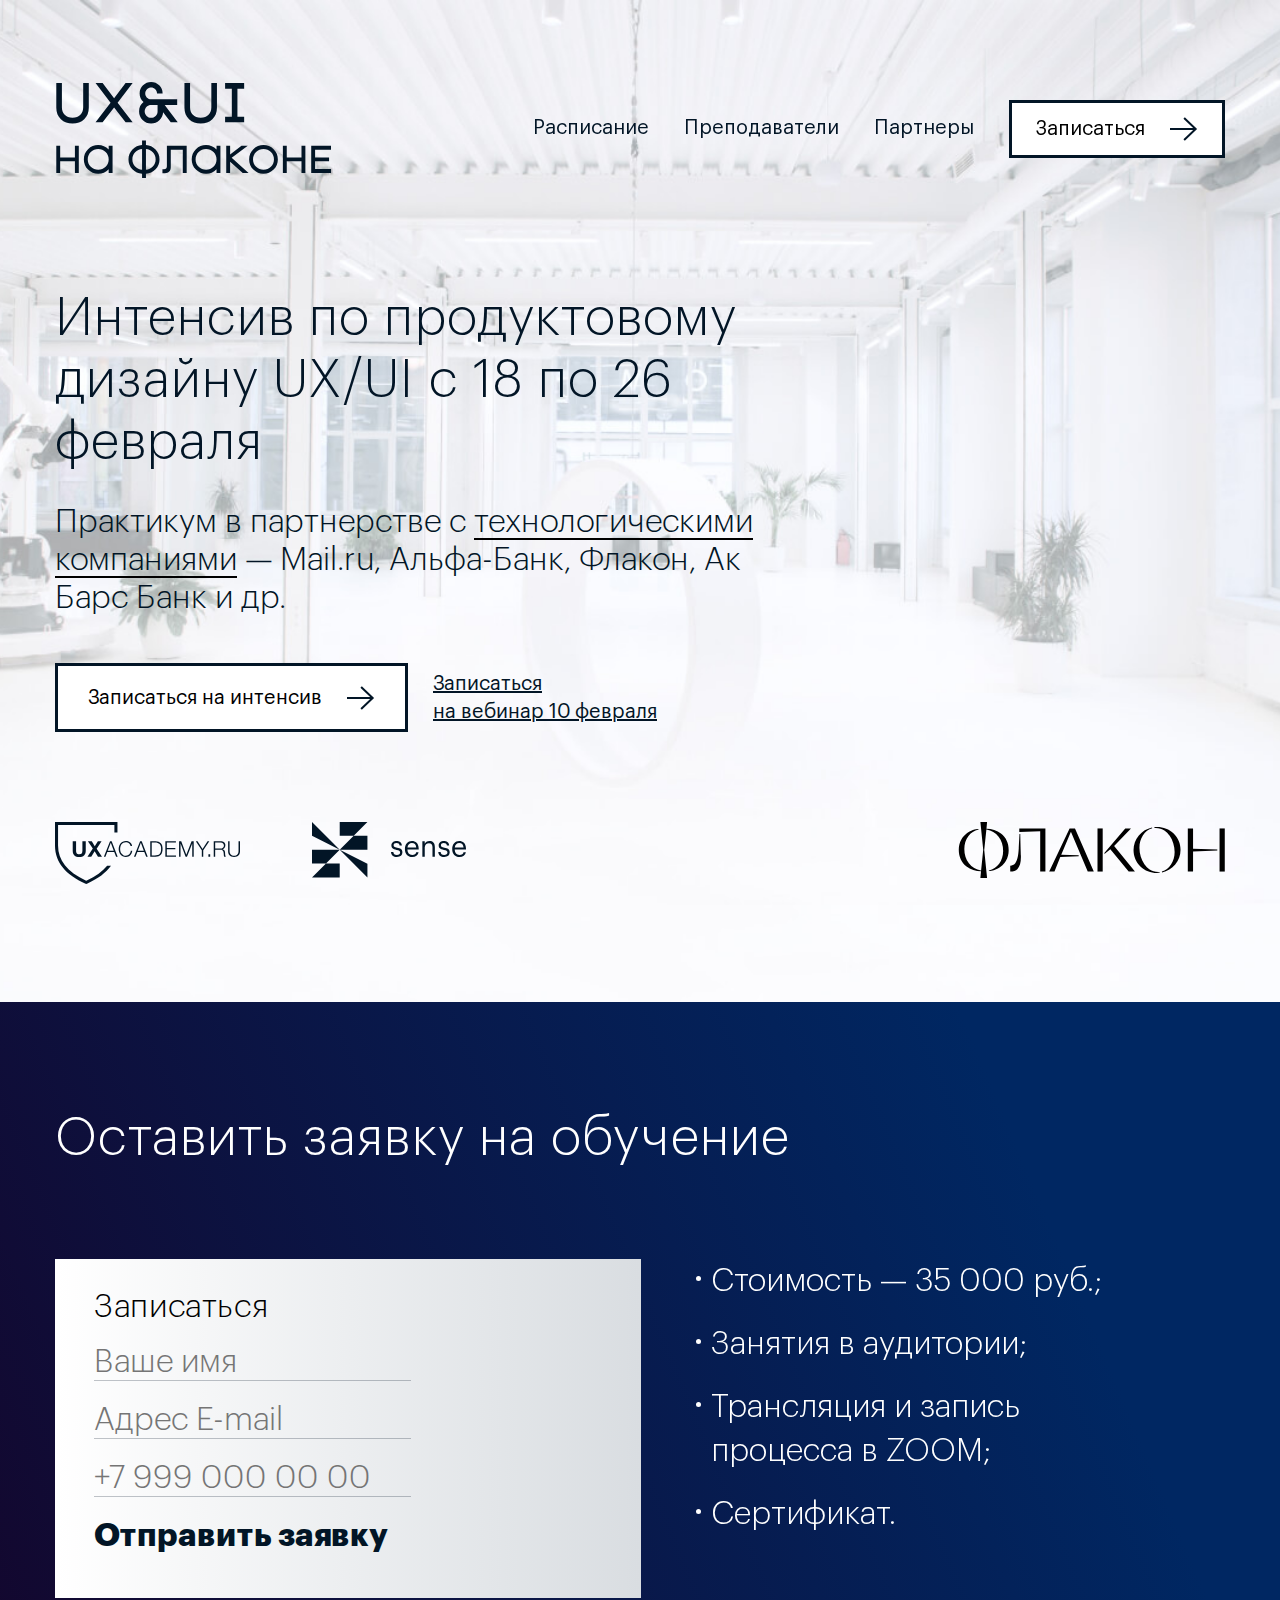
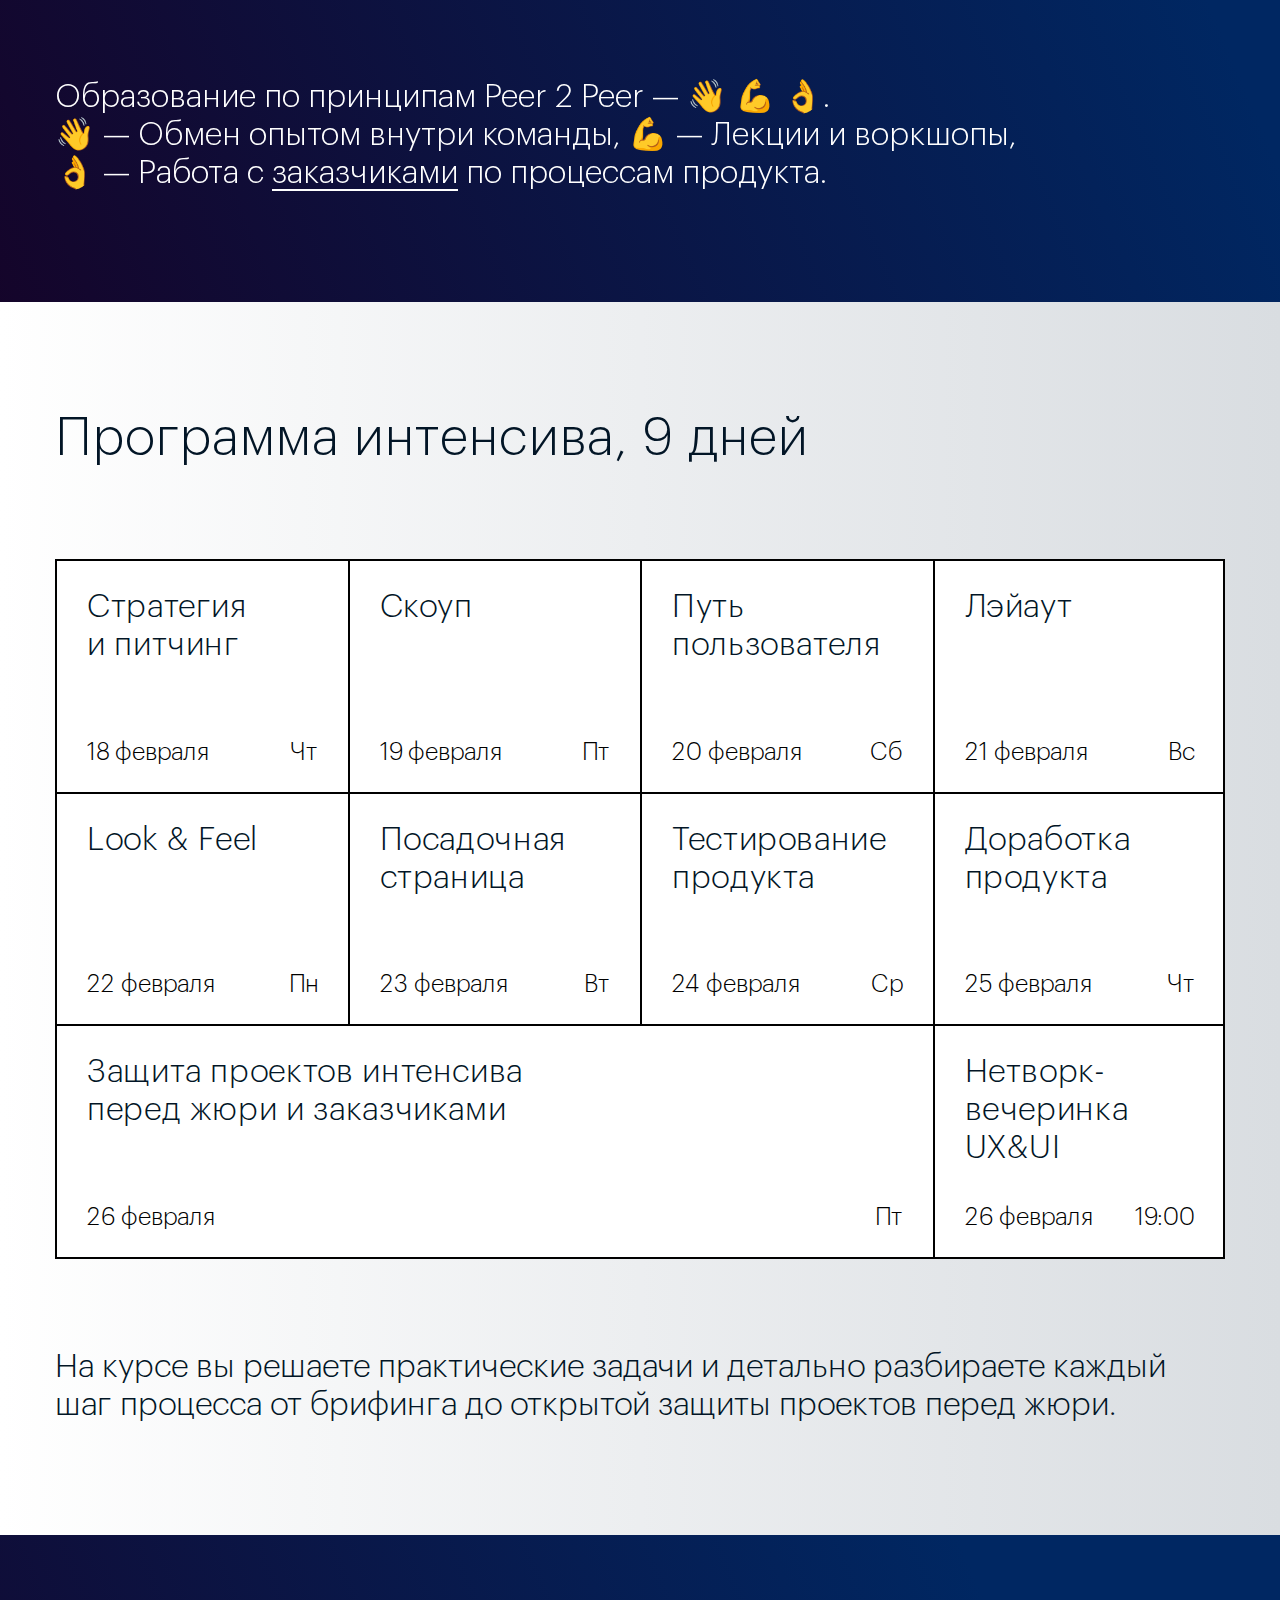
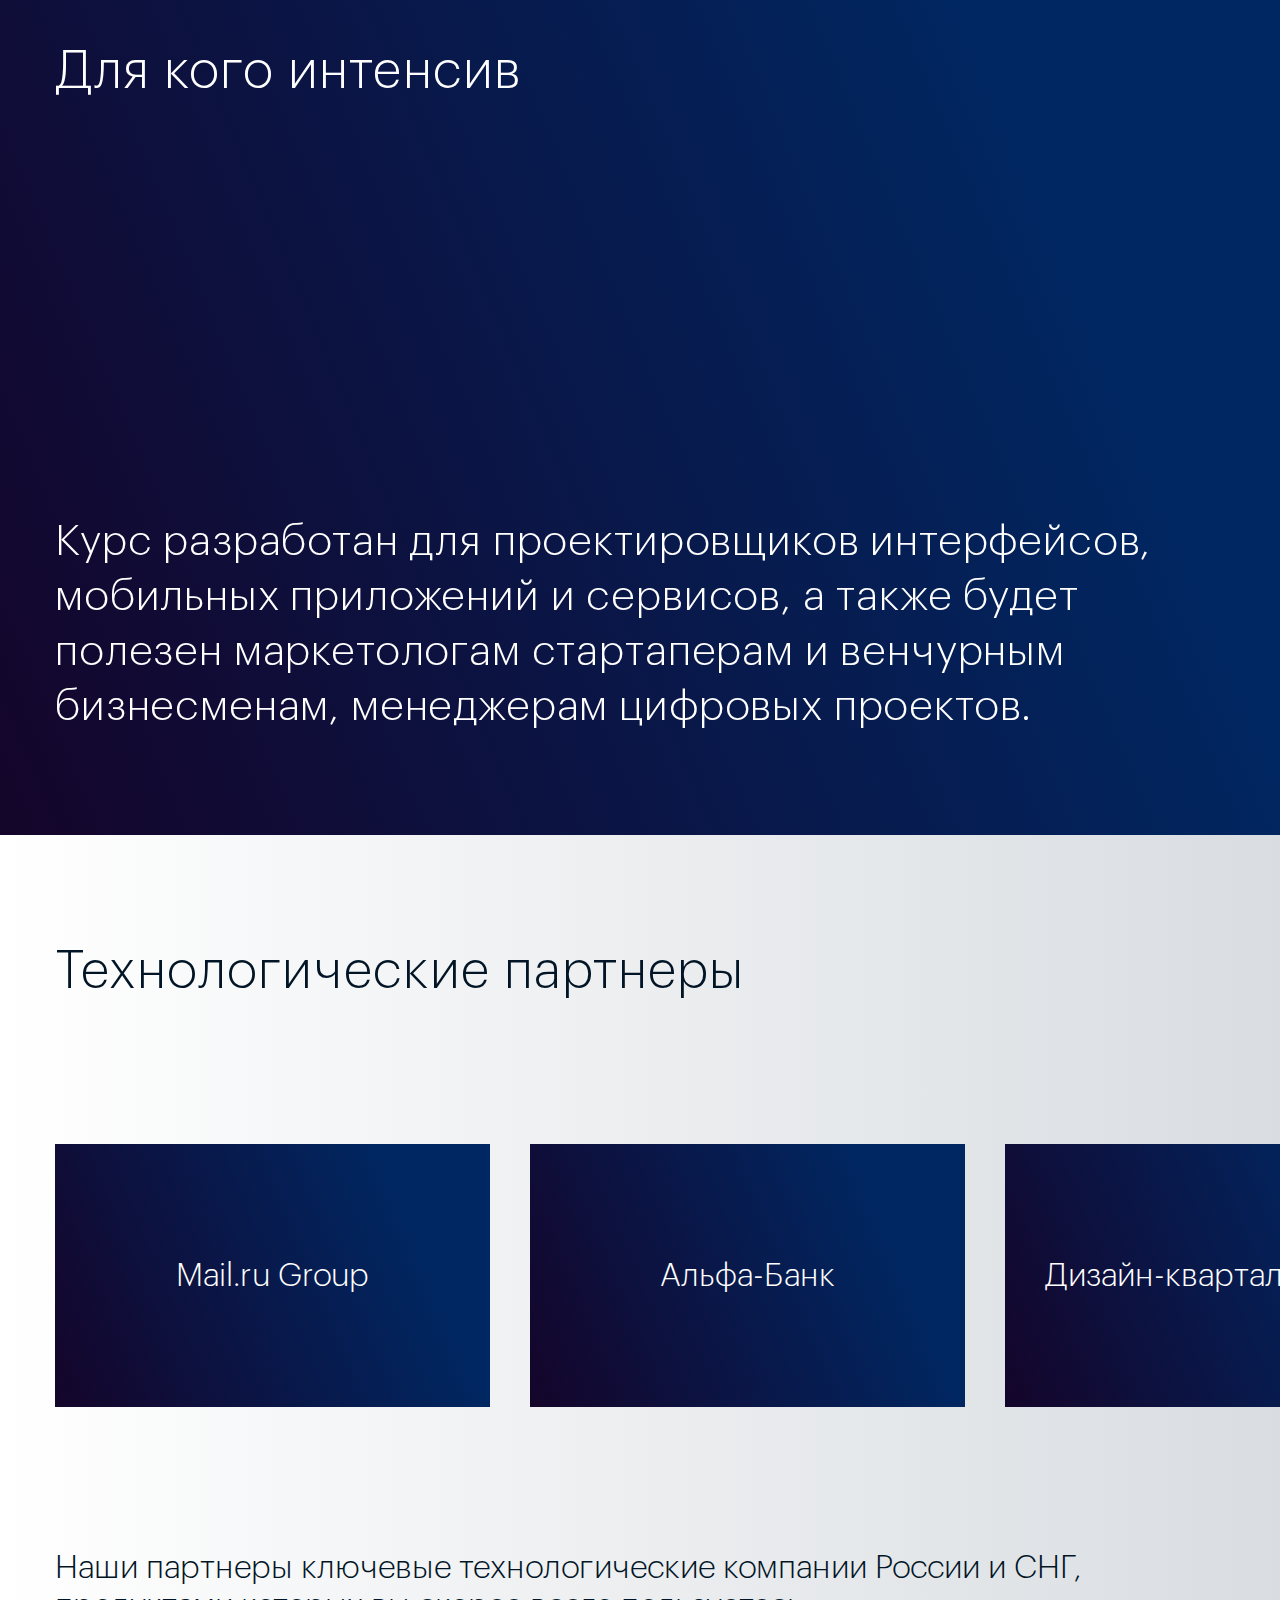
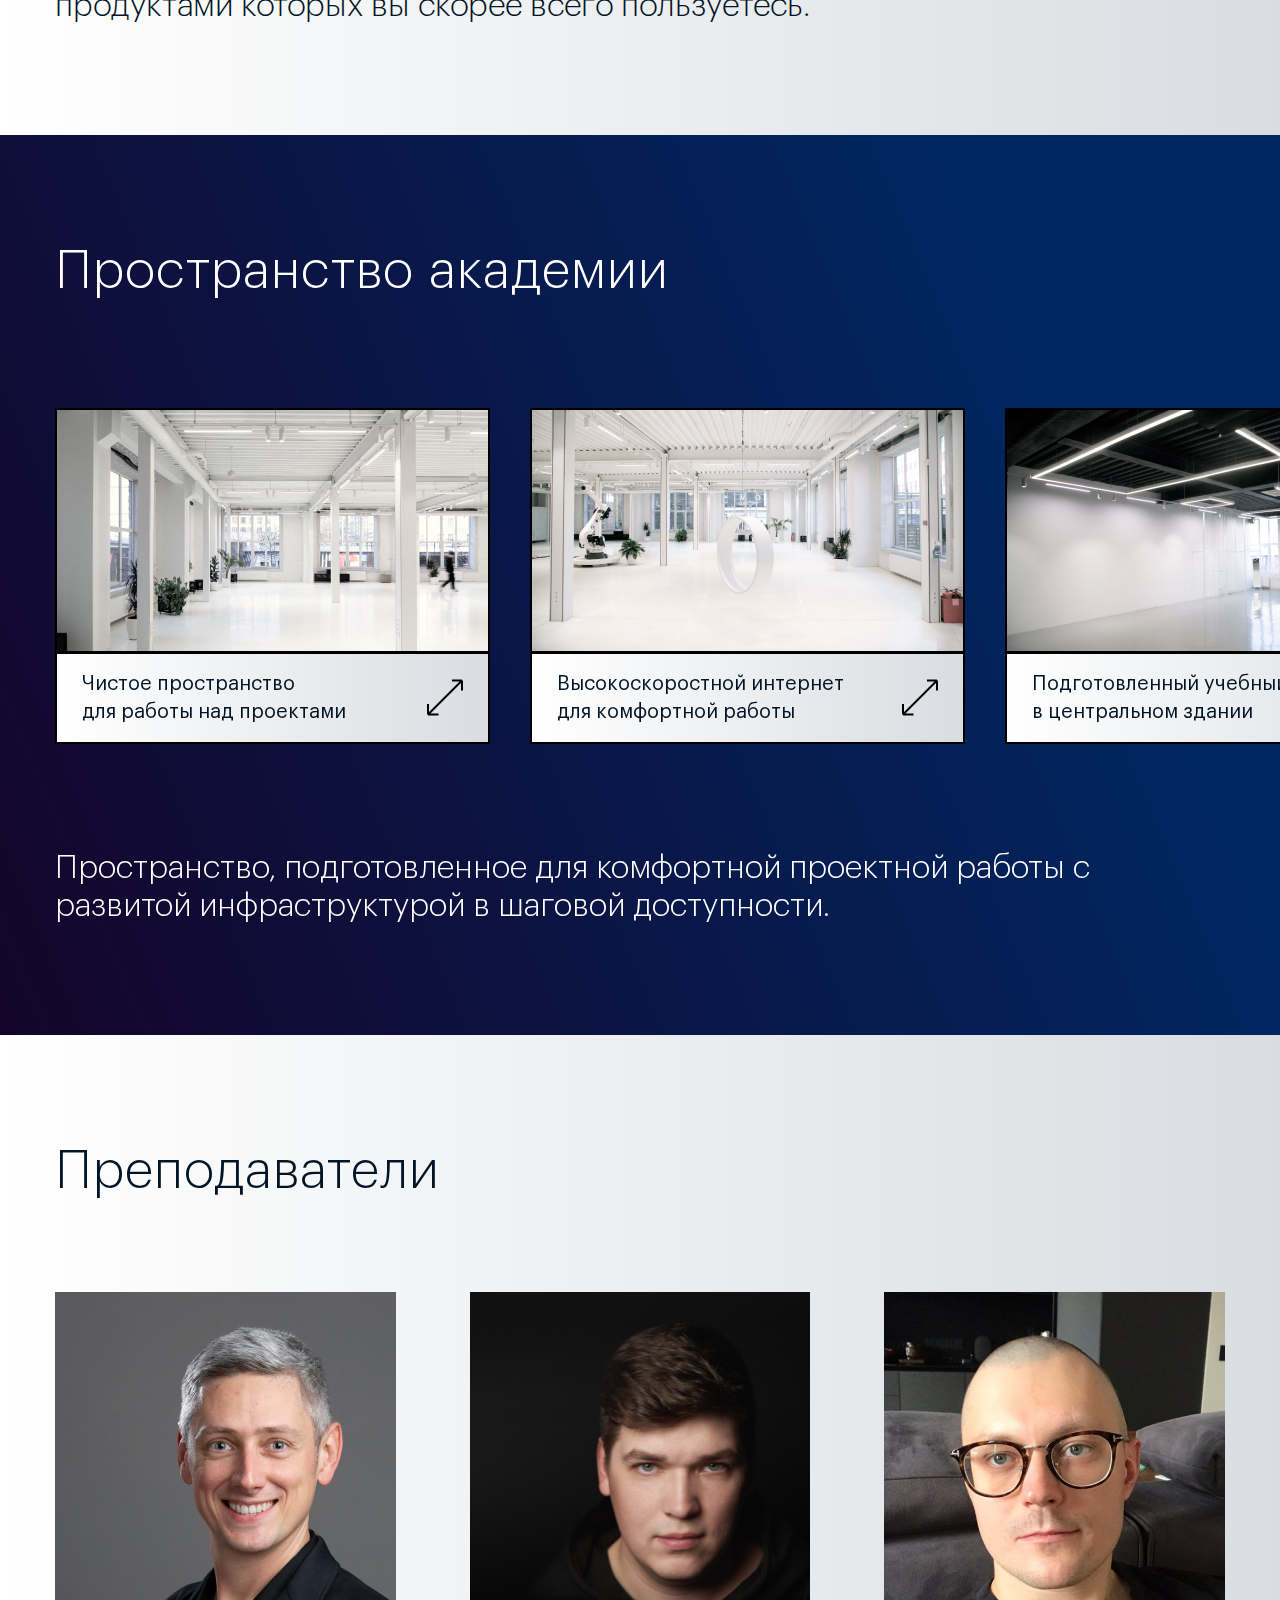
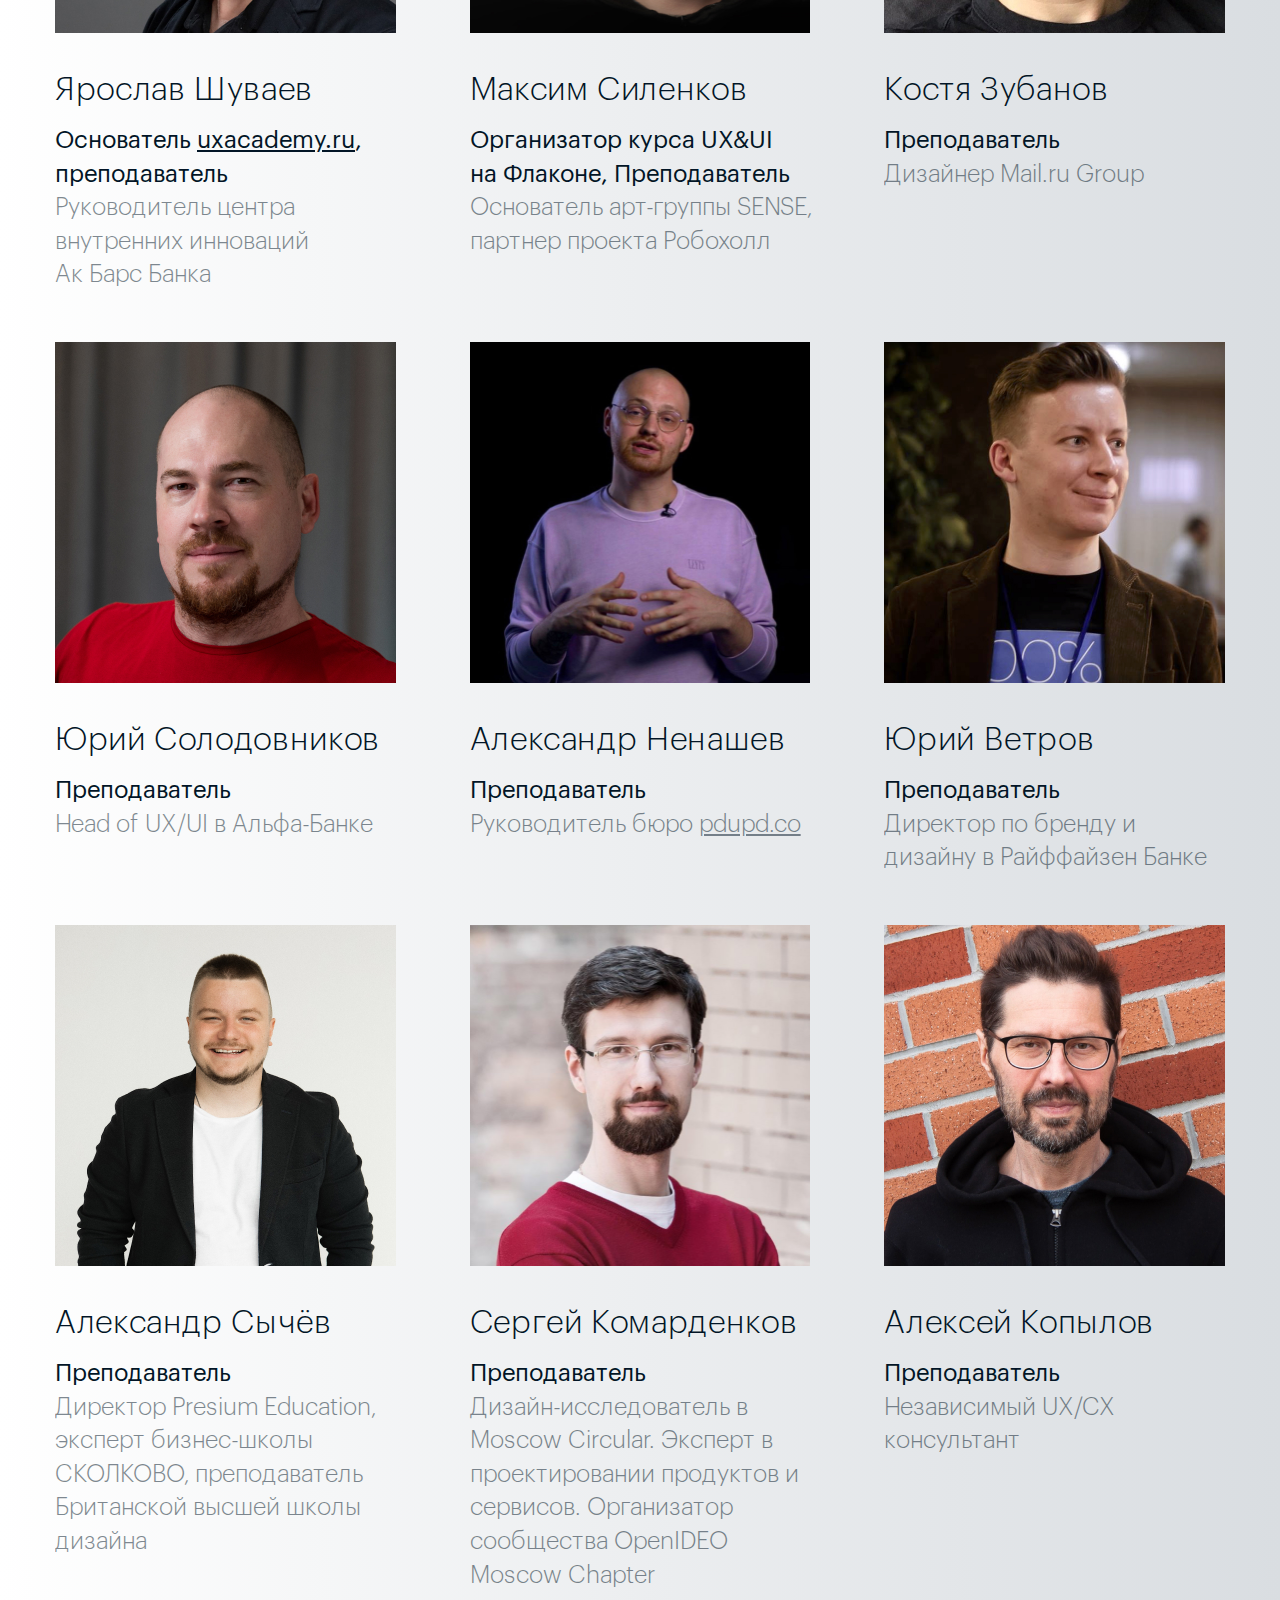
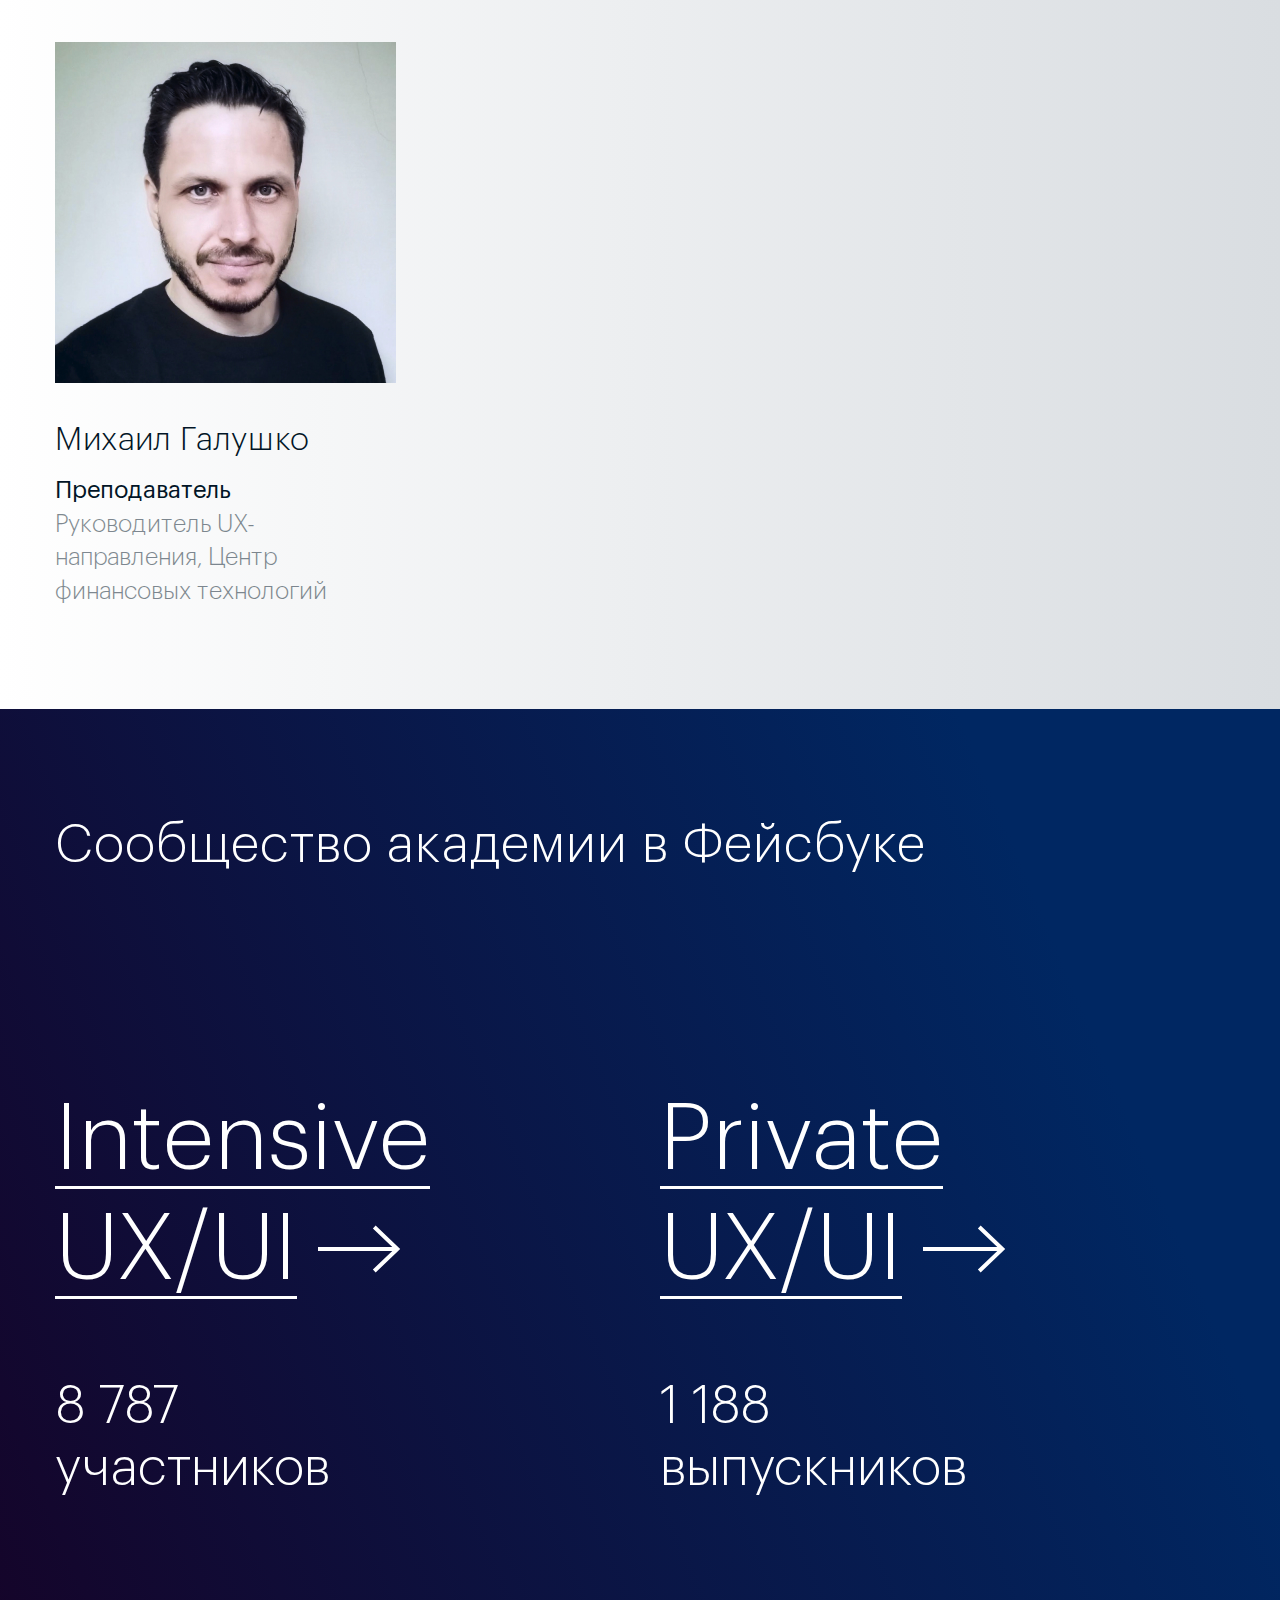
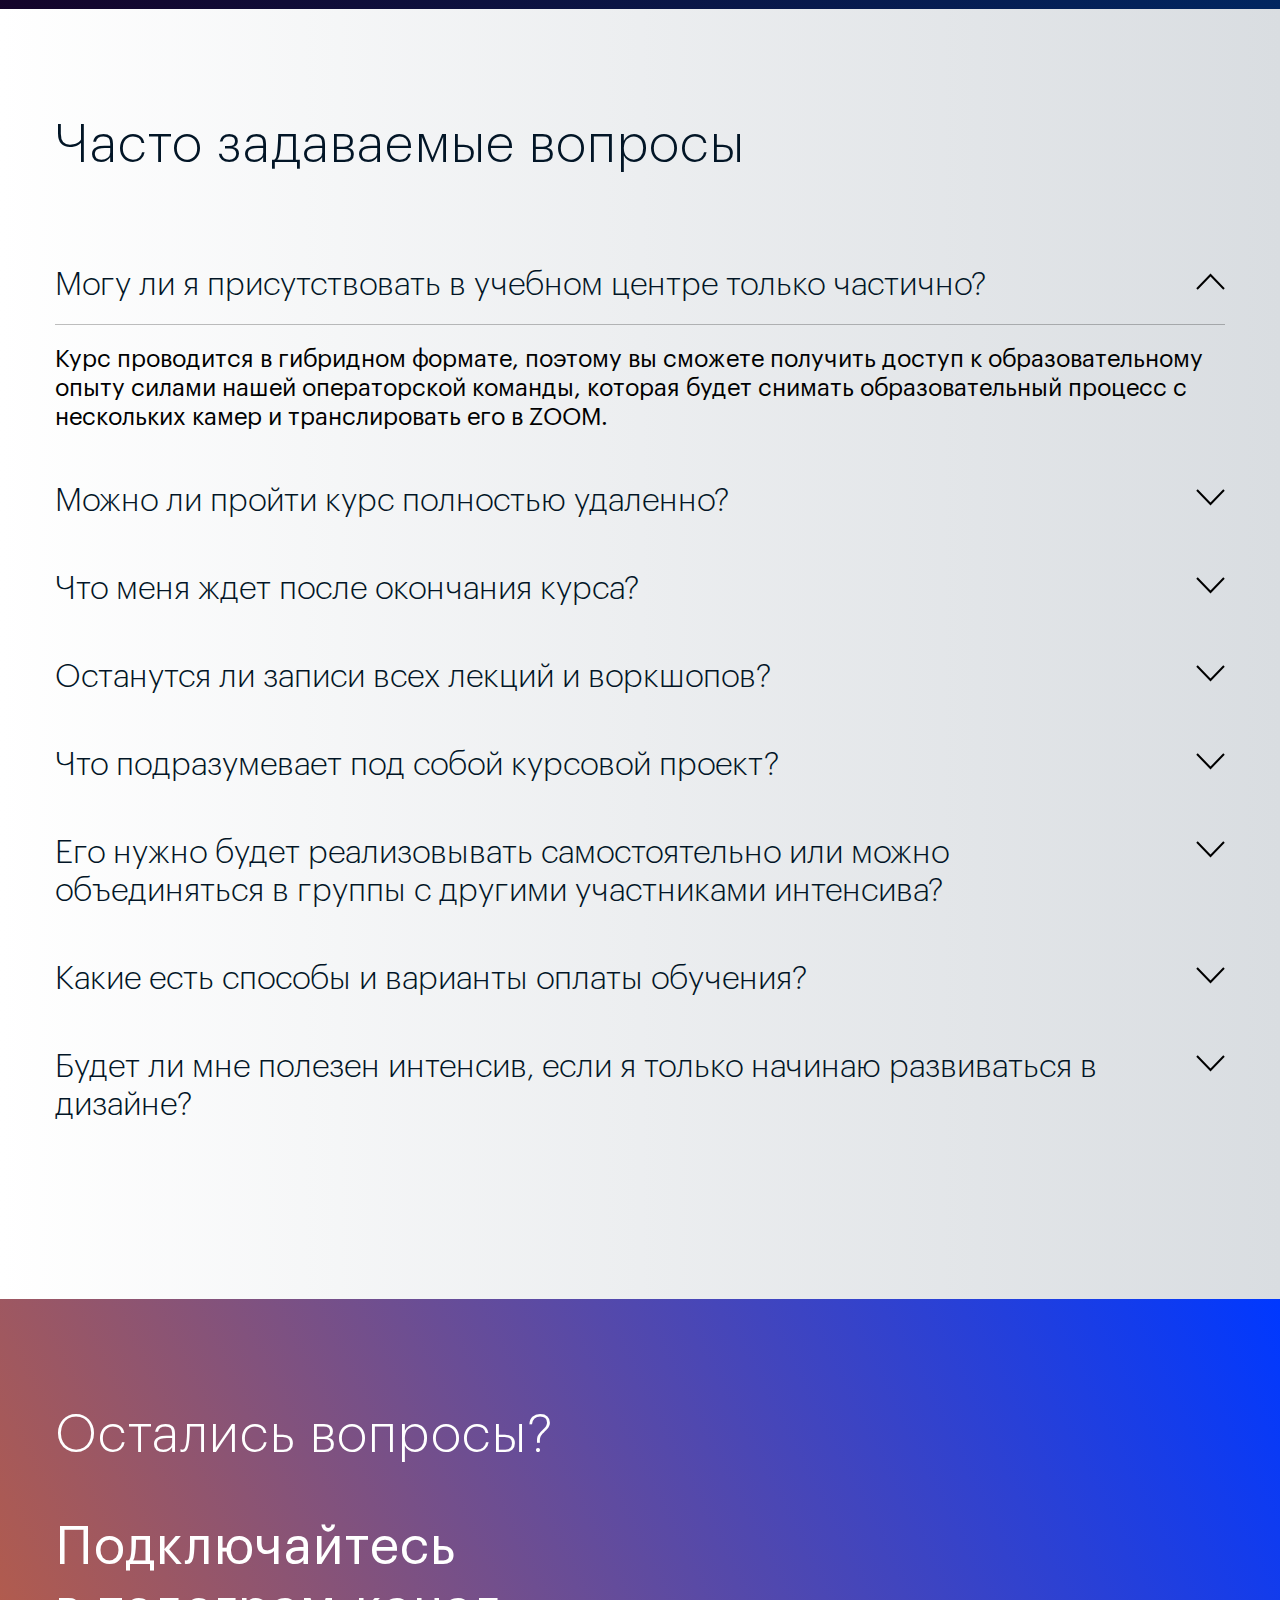
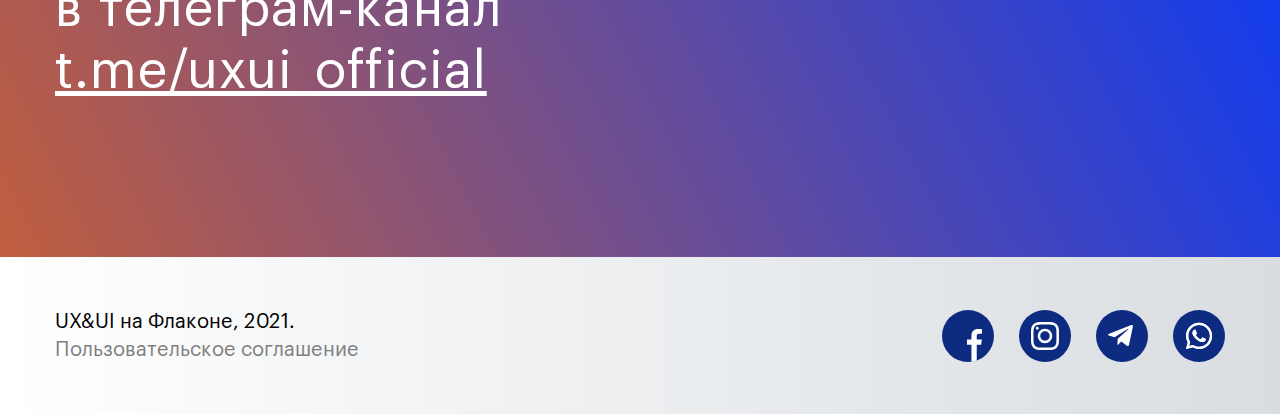
<file: index.html>
<!DOCTYPE HTML>
<html lang="ru" xmlns:og="http://ogp.me/ns#">

<head>
    <meta charset="utf-8">
    <meta name="viewport" content="width=device-width, initial-scale=1">

    <!-- Meta data-->
    <link rel="canonical" href="https://flacon.uxacademy.ru/">
    <meta name="description" content="UX&UI на Флаконе">

    <!-- Facebook Meta Tags -->
    <meta property="og:url" content="https://flacon.uxacademy.ru/">
    <meta property="og:type" content="website">
    <meta property="og:title" content="UX&UI на Флаконе">
    <meta property="og:description" content="Страница курса">
    <meta property="og:image" content="https://github.com/msilenkov/uxacademy/blob/main/images/meta/social.png?raw=true">

    <!-- Twitter Meta Tags -->
    <meta name="twitter:card" content="summary_large_image">
    <meta property="twitter:domain" content="flacon.uxacademy.ru">
    <meta property="twitter:url" content="https://flacon.uxacademy.ru/">
    <meta name="twitter:title" content="UX&UI на Флаконе">
    <meta name="twitter:description" content="Страница курса">
    <meta name="twitter:image" content="https://github.com/msilenkov/uxacademy/blob/main/images/meta/social.png?raw=true">

    <title>UX&UI на Флаконе </title>

    <link rel="stylesheet" href="css/jquery.fancybox.css" media="all">
    <link rel="stylesheet" href="css/all.css" media="all">
</head>

<body>
    <div class="page">
        <header class="header">
            <div class="container">
                <a href="#" class="logo">
                    <img src="images/logo.svg" alt="logo">
                </a>
                <a href="#" class="nav-opener"><span></span></a>
                <nav class="nav">
                    <ul>
                        <li><a href="#program">Расписание</a></li>
                        <li><a href="#curators">Преподаватели</a></li>
                        <li><a href="#partners">Партнеры</a></li>
                        <li><a href="#price" class="btn btn-small">
                                <span class="btn-text">Записаться</span>
                                <span class="btn-ico">
                                    <img src="images/arrow.svg" alt="">
                                </span>
                            </a>
                        </li>
                    </ul>
                </nav>
            </div>
        </header>
        <section class="intro">
            <div class="container">
                <div class="intro__content">
                    <h1>Интенсив по продуктовому
                        дизайну UX/UI с 18 по 26 февраля</h1>
                    <p>Практикум в партнерстве с <a href="#partners"> технологическими компаниями</a> — Mail.ru, Альфа-Банк, Флакон, Ак Барс Банк и др.</p>
                    <div class="contact-row">
                        <a href="#price" class="btn">
                            <span class="btn-text">Записаться <span>на интенсив</span></span>
                            <span class="btn-ico">
                                <img src="images/arrow.svg" alt="">
                            </span>
                        </a>
                        <span class="phone-info">
                            <a href="https://flacon.uxacademy.ru/webinar"><u>Записаться<br> на вебинар 10 февраля</u></a>
                        </span>
                    </div>
                </div>
                <div class="intro__footer">
                    <div class="intro__footer-text">
                        <ul class="logo-list">
                            <li><a href="https://uxacademy.ru"><img src="images/uxayellow.svg" alt=""></a></li>
                            <li><a href="https://sense.band"><img src="images/sense.svg" alt=""></a></li>
                        </ul>
                    </div>
                    <div class="intro__footer-logo">
                        <a href="htpp://flacon.ru"><img src="images/logo-company.svg" alt=""></a>
                    </div>
                </div>
            </div>
        </section>

        <section class="price-section" id="price">
            <div class="container">
                <h2>Оставить заявку на обучение</h2>
            <div class="price-content">
                    <div class="price-content__card">
                        <a href="#card-opened" class="card-opener">
                            <span class="price">Записаться</span>
                            <div class="price-content__footer">
                                <span class="text">Нажмите,<br>чтобы <u>записаться<br>на интенсив</u></span>
<!--                                  <span class="ico">
                                    <img src="images/arrow-card.svg" alt="">
                                </span>  -->

                    </div>
                        </a>
                        <div class="card-popup">
                            <form name="Сontact" netlify action="#price" id="Contact">
                                <a href="#" class="card-form-success">Записаться</a>
                                <h4 class="card-back-title">Записаться</p>
                                <input type="text" class="text" name="name" placeholder="Ваше имя" required>
                                <input type="email" class="text" name="email" placeholder="Адрес E-mail" required>
                                <input type="text" class="text phone-mask" name="phone" placeholder="+7 999 000 00 00" required>
                                <button class="submit" type="submit">Отправить заявку
                                </button>
                             </form>
<!--
                             <span class="bank-logo">
                                <img src="images/bank-logo.svg" alt="">
                            </span> -->
                        </div>
                        <div class="card-form-success">
                            <h3>Ваша заявка принята! </h3>
                            <p>Вы успешно записались
                                на интенсив, в ближайшее время
                                с вами свяжется наш сотрудник для уточнения деталей.</p>
                            <b class="thanks"><a href="https://www.facebook.com/groups/intensiveux/">Присоединиться к сообществу</a></b>
                        </div>
                    </div>
                    <div class="price-content__text-box">
                        <ul class="bulleted-list">
                            <li>Стоимость — 35 000 руб.;</li>
                            <li>Занятия в аудитории;</li>
                            <li>Трансляция и запись<br>процесса в ZOOM;</li>
                            <li>Сертификат.</li>
                        </ul>
                    </div>
                </div>
                <span class="note">
                    <span class="block">Образование по принципам Peer 2 Peer — 👋 💪 👌.</span>
                    <span class="block">👋 — Обмен опытом внутри команды, 💪 — Лекции и воркшопы,</span>
                    <span class="block">👌 — Работа с <a href="#partners">заказчиками</a> по процессам продукта.</span>
                </span>
            </div>
        </section>
        <section class="intensive" id="program">
            <div class="container">
                <h2>Программа интенсива, 9 дней</h2>
                <div class="calendar" id="calendar">
                    <div class="calendar-row">
                        <div class="calendar-item">
                            <div class="calendar-item__opener">
                                <h3>Стратегия<br>и питчинг</h3>
                                <div class="calendar-item__footer">
                                    <span class="date">18 февраля</span>
                                    <span class="day">Чт</span>
                                </div>
                            </div>
                            <div class="calendar-item__popup">
                                <div class="calendar-item__popup-header">
                                    <a href="#" class="btn-back js-popup-close">
                                        <span class="ico">
                                            <img src="images/ico-back.svg" alt="">
                                        </span>
                                        <span class="text">Стратегия и питчинг</span>
                                    </a>
                                    <a href="#" class="next-day js-next">
                                        <span class="text">Скоуп</span>
                                        <span class="ico">
                                            <img src="images/arrow-light.svg" alt="">
                                        </span>
                                    </a>
                                </div>
                                <div class="calendar-item__popup-content">
                                    <ul class="schedule">
                                        <li>
                                            <div class="calendar-item__popup-item">
                                                <span class="time">11:00</span>
                                                <div class="text-box">
                                                    <span class="title">Вводная лекция</span>
                                                    <span class="teacher-name">Ярослав Шуваев</span>
                                                </div>
                                            </div>
                                        </li>
                                        <li>
                                            <div class="calendar-item__popup-item">
                                                <span class="time">12:00</span>
                                                <div class="text-box">
                                                    <span class="title">Основы UX/UI</span>
                                                    <span class="teacher-name">Ярослав Шуваев</span>
                                                </div>
                                            </div>
                                        </li>
                                        <li>
                                            <div class="calendar-item__popup-item">
                                                <span class="time">13:00</span>
                                                <div class="text-box">
                                                    <span class="title">Факторы UX/UI</span>
                                                    <span class="teacher-name">Ярослав Шуваев</span>
                                                </div>
                                            </div>
                                        </li>
                                        <li>
                                            <div class="calendar-item__popup-item">
                                                <span class="time">14:00</span>
                                                <div class="text-box">
                                                    <span class="title">Обеденный перерыв</span>
                                                </div>
                                            </div>
                                        </li>
                                        <li>
                                            <div class="calendar-item__popup-item">
                                                <span class="time">15:00</span>
                                                <div class="text-box">
                                                    <span class="title">Стратегия цифрового продукта</span>
                                                    <span class="teacher-name">Ярослав Шуваев</span>
                                                </div>
                                            </div>
                                        </li>
                                    </ul>
                                    <ul class="schedule">
                                        <li>
                                            <div class="calendar-item__popup-item">
                                                <span class="time">16:00</span>
                                                <div class="text-box">
                                                    <span class="title">Модель Кано и Feature Comparison Matrix</span>
                                                    <span class="teacher-name">Ярослав Шуваев</span>
                                                </div>
                                            </div>
                                        </li>
                                        <li>
                                            <div class="calendar-item__popup-item">
                                                <span class="time">17:00</span>
                                                <div class="text-box">
                                                    <span class="title">Strategy Canvas</span>
                                                    <span class="teacher-name">Ярослав Шуваев</span>
                                                </div>
                                            </div>
                                        </li>
                                        <li>
                                            <div class="calendar-item__popup-item">
                                                <span class="time">18:00</span>
                                                <div class="text-box">
                                                    <span class="title">Перерыв</span>
                                                </div>
                                            </div>
                                        </li>
                                        <li>
                                            <div class="calendar-item__popup-item">
                                                <span class="time">19:00</span>
                                                <div class="text-box">
                                                    <span class="title">Питчинг курсовых проектов и деление<br>на команды</span>
                                                    <span class="teacher-name">Ярослав Шуваев</span>
                                                </div>
                                            </div>
                                        </li>
                                    </ul>
                                </div>
                            </div>
                        </div>
                        <div class="calendar-item">
                            <div class="calendar-item__opener">
                                <h3>Скоуп</h3>
                                <div class="calendar-item__footer">
                                    <span class="date">19 февраля</span>
                                    <span class="day">Пт</span>
                                </div>
                            </div>

                            <div class="calendar-item__popup">
                                <div class="calendar-item__popup-header">
                                    <a href="#" class="btn-back js-popup-close">
                                        <span class="ico">
                                            <img src="images/ico-back.svg" alt="">
                                        </span>
                                        <span class="text">Скоуп</span>
                                    </a>
                                    <a href="#" class="next-day js-next">
                                        <span class="text">Путь пользователя</span>
                                        <span class="ico">
                                            <img src="images/arrow-light.svg" alt="">
                                        </span>
                                    </a>
                                </div>
                                <div class="calendar-item__popup-content">
                                    <ul class="schedule">
                                        <li>
                                            <div class="calendar-item__popup-item">
                                                <span class="time">11:00</span>
                                                <div class="text-box">
                                                    <span class="title">Разбор</span>
                                                    <span class="teacher-name">Ярослав Шуваев<br>Максим Силенков</span>
                                                </div>
                                            </div>
                                        </li>
                                        <li>
                                            <div class="calendar-item__popup-item">
                                                <span class="time">12:00</span>
                                                <div class="text-box">
                                                    <span class="title">Основы Agile & Scrum</span>
                                                    <span class="teacher-name">Ярослав Шуваев</span>
                                                </div>
                                            </div>
                                        </li>
                                        <li>
                                            <div class="calendar-item__popup-item">
                                                <span class="time">13:00</span>
                                                <div class="text-box">
                                                    <span class="title">Корректировка холста, мастер-класс</span>
                                                    <span class="teacher-name">Ярослав Шуваев</span>
                                                </div>
                                            </div>
                                        </li>
                                        <li>
                                            <div class="calendar-item__popup-item">
                                                <span class="time">14:00</span>
                                                <div class="text-box">
                                                    <span class="title">Обеденный перерыв</span>
                                                </div>
                                            </div>
                                        </li>
                                    </ul>
                                    <ul class="schedule">
                                        <li>
                                            <div class="calendar-item__popup-item">
                                                <span class="time">15:00</span>
                                                <div class="text-box">
                                                    <span class="title">Скоуп цифрового продукта</span>
                                                    <span class="teacher-name">Ярослав Шуваев</span>
                                                </div>
                                            </div>
                                        </li>
                                        <li>
                                            <div class="calendar-item__popup-item">
                                                <span class="time">16:00</span>
                                                <div class="text-box">
                                                    <span class="title">User Story Mapping, мастер-класс</span>
                                                    <span class="teacher-name">Ярослав Шуваев</span>
                                                </div>
                                            </div>
                                        </li>
                                        <li>
                                            <div class="calendar-item__popup-item">
                                                <span class="time">18:00</span>
                                                <div class="text-box">
                                                    <span class="title">Перерыв</span>
                                                </div>
                                            </div>
                                        </li>
                                        <li>
                                            <div class="calendar-item__popup-item">
                                                <span class="time">20:00</span>
                                                <div class="text-box">
                                                    <span class="title">Построение дизайн-процесса в консервативных организациях</span>
                                                    <span class="teacher-name">Александр Ненашев</span>
                                                </div>
                                            </div>
                                        </li>
                                    </ul>
                                </div>
                            </div>
                        </div>
                        <div class="calendar-item">
                            <div class="calendar-item__opener">
                                <h3>Путь пользователя</h3>
                                <div class="calendar-item__footer">
                                    <span class="date">20 февраля</span>
                                    <span class="day">Сб</span>
                                </div>
                            </div>
                            <div class="calendar-item__popup">
                                <div class="calendar-item__popup-header">
                                    <a href="#" class="btn-back js-popup-close">
                                        <span class="ico">
                                            <img src="images/ico-back.svg" alt="">
                                        </span>
                                        <span class="text">Путь пользователя</span>
                                    </a>
                                    <a href="#" class="next-day js-next">
                                        <span class="text">Лэйаут</span>
                                        <span class="ico">
                                            <img src="images/arrow-light.svg" alt="">
                                        </span>
                                    </a>
                                </div>

                                <div class="calendar-item__popup-content">
                                    <ul class="schedule">
                                        <li>
                                            <div class="calendar-item__popup-item">
                                                <span class="time">11:00</span>
                                                <div class="text-box">
                                                    <span class="title">Разбор</span>
                                                    <span class="teacher-name">Ярослав Шуваев<br>Максим Силенков</span>
                                                </div>
                                            </div>
                                        </li>
                                        <li>
                                            <div class="calendar-item__popup-item">
                                                <span class="time">12:00</span>
                                                <div class="text-box">
                                                    <span class="title">Customer Journey Mapping</span>
                                                    <span class="teacher-name">Ярослав Шуваев</span>
                                                </div>
                                            </div>
                                        </li>
                                        <li>
                                            <div class="calendar-item__popup-item">
                                                <span class="time">13:00</span>
                                                <div class="text-box">
                                                    <span class="title">As is CJM,<br>мастер-класс</span>
                                                    <span class="teacher-name">Ярослав Шуваев</span>
                                                </div>
                                            </div>
                                        </li>
                                        <li>
                                            <div class="calendar-item__popup-item">
                                                <span class="time">14:00</span>
                                                <div class="text-box">
                                                    <span class="title">Обеденный перерыв</span>
                                                </div>
                                            </div>
                                        </li>
                                    </ul>
                                    <ul class="schedule">
                                        <li>
                                            <div class="calendar-item__popup-item">
                                                <span class="time">15:00</span>
                                                <div class="text-box">
                                                    <span class="title">To be CJM,<br>мастер-класс</span>
                                                    <span class="teacher-name">Ярослав Шуваев</span>
                                                </div>
                                            </div>
                                        </li>
                                        <li>
                                            <div class="calendar-item__popup-item">
                                                <span class="time">17:00</span>
                                                <div class="text-box">
                                                    <span class="title">Screen Flow,<br>мастер-класс</span>
                                                    <span class="teacher-name">Ярослав Шуваев</span>
                                                </div>
                                            </div>
                                        </li>
                                        <li>
                                            <div class="calendar-item__popup-item">
                                                <span class="time">18:00</span>
                                                <div class="text-box">
                                                    <span class="title">Перерыв</span>
                                                </div>
                                            </div>
                                        </li>
                                        <li>
                                            <div class="calendar-item__popup-item">
                                                <span class="time">19:00</span>
                                                <div class="text-box">
                                                    <span class="title">Командная работа и проблемы целеполагания</span>
                                                    <span class="teacher-name">Михаил Галушко</span>
                                                </div>
                                            </div>
                                        </li>
                                    </ul>
                                </div>
                            </div>
                        </div>
                        <div class="calendar-item">
                            <div class="calendar-item__opener">
                                <h3>Лэйаут</h3>
                                <div class="calendar-item__footer">
                                    <span class="date">21 февраля</span>
                                    <span class="day">Вс</span>
                                </div>
                            </div>
                            <div class="calendar-item__popup">
                                <div class="calendar-item__popup-header">
                                    <a href="#" class="btn-back js-popup-close">
                                        <span class="ico">
                                            <img src="images/ico-back.svg" alt="">
                                        </span>
                                        <span class="text">Лэйаут</span>
                                    </a>
                                    <a href="#" class="next-day js-next">
                                        <span class="text">Look &amp; Feel</span>
                                        <span class="ico">
                                            <img src="images/arrow-light.svg" alt="">
                                        </span>
                                    </a>
                                </div>
                                <div class="calendar-item__popup-content">
                                    <ul class="schedule">
                                        <li>
                                            <div class="calendar-item__popup-item">
                                                <span class="time">11:00</span>
                                                <div class="text-box">
                                                    <span class="title">Разбор</span>
                                                    <span class="teacher-name">Ярослав Шуваев<br>Максим Силенков</span>
                                                </div>
                                            </div>
                                        </li>
                                        <li>
                                            <div class="calendar-item__popup-item">
                                                <span class="time">12:00</span>
                                                <div class="text-box">
                                                    <span class="title">Психофизиология GUI</span>
                                                    <span class="teacher-name">Ярослав Шуваев</span>
                                                </div>
                                            </div>
                                        </li>
                                        <li>
                                            <div class="calendar-item__popup-item">
                                                <span class="time">13:00</span>
                                                <div class="text-box">
                                                    <span class="title">UI Controls</span>
                                                    <span class="teacher-name">Ярослав Шуваев</span>
                                                </div>
                                            </div>
                                        </li>
                                        <li>
                                            <div class="calendar-item__popup-item">
                                                <span class="time">14:00</span>
                                                <div class="text-box">
                                                    <span class="title">Обеденный перерыв</span>
                                                </div>
                                            </div>
                                        </li>
                                    </ul>
                                    <ul class="schedule">
                                        <li>
                                            <div class="calendar-item__popup-item">
                                                <span class="time">15:00</span>
                                                <div class="text-box">
                                                    <span class="title">Дизайн-системы</span>
                                                    <span class="teacher-name">Ярослав Шуваев</span>
                                                </div>
                                            </div>
                                        </li>
                                        <li>
                                            <div class="calendar-item__popup-item">
                                                <span class="time">16:00</span>
                                                <div class="text-box">
                                                    <span class="title">LO-FI прототипирование, мастер-класс</span>
                                                    <span class="teacher-name">Ярослав Шуваев</span>
                                                </div>
                                            </div>
                                        </li>
                                        <li>
                                            <div class="calendar-item__popup-item">
                                                <span class="time">18:00</span>
                                                <div class="text-box">
                                                    <span class="title">Перерыв</span>
                                                </div>
                                            </div>
                                        </li>
                                        <li>
                                            <div class="calendar-item__popup-item">
                                                <span class="time">19:00</span>
                                                <div class="text-box">
                                                    <span class="title">Дизайн-процесс<br>в Альфа-Банке</span>
                                                    <span class="teacher-name">Юрий Солодовников</span>
                                                </div>
                                            </div>
                                        </li>
                                    </ul>
                                </div>
                            </div>
                        </div>
                        <div class="calendar-item">
                            <div class="calendar-item__opener">
                                <h3>Look &amp; Feel</h3>
                                <div class="calendar-item__footer">
                                    <span class="date">22 февраля</span>
                                    <span class="day">Пн</span>
                                </div>
                            </div>
                            <div class="calendar-item__popup">
                                <div class="calendar-item__popup-header">
                                    <a href="#" class="btn-back js-popup-close">
                                        <span class="ico">
                                            <img src="images/ico-back.svg" alt="">
                                        </span>
                                        <span class="text">Look &amp; Feel</span>
                                    </a>
                                    <a href="#" class="next-day js-next">
                                        <span class="text">Посадочная страница</span>
                                        <span class="ico">
                                            <img src="images/arrow-light.svg" alt="">
                                        </span>
                                    </a>
                                </div>
                                 <div class="calendar-item__popup-content">
                                    <ul class="schedule">
                                        <li>
                                            <div class="calendar-item__popup-item">
                                                <span class="time">11:00</span>
                                                <div class="text-box">
                                                    <span class="title">Разбор</span>
                                                    <span class="teacher-name">Ярослав Шуваев<br>Максим Силенков</span>
                                                </div>
                                            </div>
                                        </li>
                                        <li>
                                            <div class="calendar-item__popup-item">
                                                <span class="time">12:00</span>
                                                <div class="text-box">
                                                    <span class="title">Введение в Look&amp;Feel</span>
                                                    <span class="teacher-name">Максим Силенков</span>
                                                </div>
                                            </div>
                                        </li>
                                        <li>
                                            <div class="calendar-item__popup-item">
                                                <span class="time">13:00</span>
                                                <div class="text-box">
                                                    <span class="title">Анализ трендов<br>и Moodboarding</span>
                                                    <span class="teacher-name">Максим Силенков</span>
                                                </div>
                                            </div>
                                        </li>
                                        <li>
                                            <div class="calendar-item__popup-item">
                                                <span class="time">14:00</span>
                                                <div class="text-box">
                                                    <span class="title">Обеденный перерыв</span>
                                                </div>
                                            </div>
                                        </li>
                                    </ul>
                                    <ul class="schedule">
                                        <li>
                                            <div class="calendar-item__popup-item">
                                                <span class="time">15:00</span>
                                                <div class="text-box">
                                                    <span class="title">Анимация<br>и интерактивность интерфейсов</span>
                                                    <span class="teacher-name">Максим Силенков</span>
                                                </div>
                                            </div>
                                        </li>
                                        <li>
                                            <div class="calendar-item__popup-item">
                                                <span class="time">16:00</span>
                                                <div class="text-box">
                                                    <span class="title">HI-FI прототипирование, мастер-класс</span>
                                                    <span class="teacher-name">Максим Силенков</span>
                                                </div>
                                            </div>
                                        </li>
                                        <li>
                                            <div class="calendar-item__popup-item">
                                                <span class="time">18:00</span>
                                                <div class="text-box">
                                                    <span class="title">Перерыв</span>
                                                </div>
                                            </div>
                                        </li>
                                        <li>
                                            <div class="calendar-item__popup-item">
                                                <span class="time">19:00</span>
                                                <div class="text-box">
                                                    <span class="title">Paradigm 2.0</span>
                                                    <span class="teacher-name">Константин Зубанов</span>
                                                </div>
                                            </div>
                                        </li>
                                    </ul>
                                </div>
                            </div>
                        </div>
                        <div class="calendar-item">
                            <div class="calendar-item__opener">
                                <h3>Посадочная<br>страница</h3>
                                <div class="calendar-item__footer">
                                    <span class="date">23 февраля</span>
                                    <span class="day">Вт</span>
                                </div>
                            </div>
                            <div class="calendar-item__popup">
                                <div class="calendar-item__popup-header">
                                    <a href="#" class="btn-back js-popup-close">
                                        <span class="ico">
                                            <img src="images/ico-back.svg" alt="">
                                        </span>
                                        <span class="text">Посадочная страница</span>
                                    </a>
                                    <a href="#" class="next-day js-next">
                                        <span class="text">Тестирование продукта</span>
                                        <span class="ico">
                                            <img src="images/arrow-light.svg" alt="">
                                        </span>
                                    </a>
                                </div>
                                <div class="calendar-item__popup-content">
                                    <ul class="schedule">
                                        <li>
                                            <div class="calendar-item__popup-item">
                                                <span class="time">11:00</span>
                                                <div class="text-box">
                                                    <span class="title">Разбор</span>
                                                    <span class="teacher-name">Ярослав Шуваев<br>Максим Силенков</span>
                                                </div>
                                            </div>
                                        </li>
                                        <li>
                                            <div class="calendar-item__popup-item">
                                                <span class="time">12:00</span>
                                                <div class="text-box">
                                                    <span class="title">Введение<br>в Jobs To Be Done</span>
                                                    <span class="teacher-name">Ярослав Шуваев</span>
                                                </div>
                                            </div>
                                        </li>
                                        <li>
                                            <div class="calendar-item__popup-item">
                                                <span class="time">13:00</span>
                                                <div class="text-box">
                                                    <span class="title">Мастер-класс JTBD<br>в проектировании посадочных страниц</span>
                                                    <span class="teacher-name">рослав Шуваев</span>
                                                </div>
                                            </div>
                                        </li>
                                        <li>
                                            <div class="calendar-item__popup-item">
                                                <span class="time">14:00</span>
                                                <div class="text-box">
                                                    <span class="title">Обеденный перерыв</span>
                                                </div>
                                            </div>
                                        </li>
                                    </ul>
                                    <ul class="schedule">
                                        <li>
                                            <div class="calendar-item__popup-item">
                                                <span class="time">15:00</span>
                                                <div class="text-box">
                                                    <span class="title">LO-FI прототипирование посадочных,<br>мастер-класс</span>
                                                    <span class="teacher-name">Максим Силенков</span>
                                                </div>
                                            </div>
                                        </li>
                                        <li>
                                            <div class="calendar-item__popup-item">
                                                <span class="time">18:00</span>
                                                <div class="text-box">
                                                    <span class="title">Перерыв</span>
                                                </div>
                                            </div>
                                        </li>
                                        <li>
                                            <div class="calendar-item__popup-item">
                                                <span class="time">19:00</span>
                                                <div class="text-box">
                                                    <span class="title">Дизайн-процесс</span>
                                                    <span class="teacher-name"></span>
                                                </div>
                                            </div>
                                        </li>
                                    </ul>
                                </div>
                            </div>
                        </div>
                        <div class="calendar-item">
                            <div class="calendar-item__opener">
                                <h3>Тестирование<br>продукта</h3>
                                <div class="calendar-item__footer">
                                    <span class="date">24 февраля</span>
                                    <span class="day">Ср</span>
                                </div>
                            </div>
                            <div class="calendar-item__popup">
                                <div class="calendar-item__popup-header">
                                    <a href="#" class="btn-back js-popup-close">
                                        <span class="ico">
                                            <img src="images/ico-back.svg" alt="">
                                        </span>
                                        <span class="text">Тестирование продукта<br>и посадочной</span>
                                    </a>
                                    <a href="#" class="next-day js-next">
                                        <span class="text">Доработка прототипа<br>и посадочной</span>
                                        <span class="ico">
                                            <img src="images/arrow-light.svg" alt="">
                                        </span>
                                    </a>
                                </div>
                                <div class="calendar-item__popup-content">
                                    <ul class="schedule">
                                        <li>
                                            <div class="calendar-item__popup-item">
                                                <span class="time">11:00</span>
                                                <div class="text-box">
                                                    <span class="title">Разбор</span>
                                                    <span class="teacher-name">Ярослав Шуваев<br>Максим Силенков</span>
                                                </div>
                                            </div>
                                        </li>
                                        <li>
                                            <div class="calendar-item__popup-item">
                                                <span class="time">12:00</span>
                                                <div class="text-box">
                                                    <span class="title">Виды UX-исследований</span>
                                                    <span class="teacher-name"></span>
                                                </div>
                                            </div>
                                        </li>
                                        <li>
                                            <div class="calendar-item__popup-item">
                                                <span class="time">13:00</span>
                                                <div class="text-box">
                                                    <span class="title">Организация UX-исследования</span>
                                                    <span class="teacher-name">Сергей Комарденков</span>
                                                </div>
                                            </div>
                                        </li>
                                        <li>
                                            <div class="calendar-item__popup-item">
                                                <span class="time">14:00</span>
                                                <div class="text-box">
                                                    <span class="title">Обеденный перерыв</span>
                                                </div>
                                            </div>
                                        </li>
                                    </ul>
                                    <ul class="schedule">
                                        <li>
                                            <div class="calendar-item__popup-item">
                                                <span class="time">15:00</span>
                                                <div class="text-box">
                                                    <span class="title">As is CJM, To be CJM</span>
                                                    <span class="teacher-name">Сергей Комарденков</span>
                                                </div>
                                            </div>
                                        </li>
                                        <li>
                                            <div class="calendar-item__popup-item">
                                                <span class="time">17:00</span>
                                                <div class="text-box">
                                                    <span class="title">Самостоятельная работа</span>
                                                    <span class="teacher-name"></span>
                                                </div>
                                            </div>
                                        </li>
                                        <li>
                                            <div class="calendar-item__popup-item">
                                                <span class="time">18:00</span>
                                                <div class="text-box">
                                                    <span class="title">Перерыв</span>
                                                </div>
                                            </div>
                                        </li>
                                        <li>
                                            <div class="calendar-item__popup-item">
                                                <span class="time">19:00</span>
                                                <div class="text-box">
                                                    <span class="title">Паттерны дизайн-менеджмента, опыт Райфайзен банка</span>
                                                    <span class="teacher-name">Юрий Ветров</span>
                                                </div>
                                            </div>
                                        </li>
                                    </ul>
                                </div>
                            </div>
                        </div>
                        <div class="calendar-item">
                            <div class="calendar-item__opener">
                                <h3>Доработка<br>продукта</h3>
                                <div class="calendar-item__footer">
                                    <span class="date">25 февраля</span>
                                    <span class="day">Чт</span>
                                </div>
                            </div>
                            <div class="calendar-item__popup">
                                <div class="calendar-item__popup-header">
                                    <a href="#" class="btn-back js-popup-close">
                                        <span class="ico">
                                            <img src="images/ico-back.svg" alt="">
                                        </span>
                                        <span class="text">Доработка продукта</span>
                                    </a>
                                    <a href="#" class="next-day js-next">
                                        <span class="text">Защита проектов</span>
                                        <span class="ico">
                                            <img src="images/arrow-light.svg" alt="">
                                        </span>
                                    </a>
                                </div>
                                <div class="calendar-item__popup-content">
                                    <ul class="schedule">
                                        <li>
                                            <div class="calendar-item__popup-item">
                                                <span class="time">11:00</span>
                                                <div class="text-box">
                                                    <span class="title">Разбор</span>
                                                    <span class="teacher-name">Ярослав Шуваев<br>Максим Силенков</span>
                                                </div>
                                            </div>
                                        </li>
                                        <li>
                                            <div class="calendar-item__popup-item">
                                                <span class="time">12:00</span>
                                                <div class="text-box">
                                                    <span class="title">Публичные выступления, мастер-класс</span>
                                                    <span class="teacher-name">Александр Сычев</span>
                                                </div>
                                            </div>
                                        </li>
                                        <li>
                                            <div class="calendar-item__popup-item">
                                                <span class="time">14:00</span>
                                                <div class="text-box">
                                                    <span class="title">Обеденный перерыв</span>
                                                </div>
                                            </div>
                                        </li>
                                    </ul>
                                    <ul class="schedule">
                                        <li>
                                            <div class="calendar-item__popup-item">
                                                <span class="time">15:00</span>
                                                <div class="text-box">
                                                    <span class="title">Подготовка к защите курсового проекта</span>
                                                </div>
                                            </div>
                                        </li>
                                        <li>
                                            <div class="calendar-item__popup-item">
                                                <span class="time">18:00</span>
                                                <div class="text-box">
                                                    <span class="title">Перерыв</span>
                                                </div>
                                            </div>
                                        </li>
                                        <li>
                                            <div class="calendar-item__popup-item">
                                                <span class="time">19:00</span>
                                                <div class="text-box">
                                                    <span class="title">Дизайн-процесс</span>
                                                    <span class="teacher-name"></span>
                                                </div>
                                            </div>
                                        </li>
                                    </ul>
                                </div>
                            </div>
                        </div>
                        <div class="calendar-item calendar-item_flexible">
                            <div class="calendar-item__opener">
                                <h3>Защита проектов интенсива<br>перед жюри и заказчиками</h3>
                                <div class="calendar-item__footer">
                                    <span class="date">26 февраля</span>
                                    <span class="day">Пт</span>
                                </div>
                            </div>
                            <div class="calendar-item__popup">
                                <div class="calendar-item__popup-header">
                                    <a href="#" class="btn-back js-popup-close">
                                        <span class="ico">
                                            <img src="images/ico-back.svg" alt="">
                                        </span>
                                        <span class="text">Защита проектов</span>
                                    </a>
                                    <a href="#" class="next-day js-next">
                                        <span class="text">Вечеринка для сообщества</span>
                                        <span class="ico">
                                            <img src="images/arrow-light.svg" alt="">
                                        </span>
                                    </a>
                                </div>
                                <div class="calendar-item__popup-content">
                                    <ul class="schedule">
                                        <li>
                                            <div class="calendar-item__popup-item">
                                                <span class="time">11:00</span>
                                                <div class="text-box">
                                                    <span class="title">Основы цифрового маркетинга</span>
                                                    <span class="teacher-name">Ярослав Шуваев</span>
                                                </div>
                                            </div>
                                        </li>
                                        <li>
                                            <div class="calendar-item__popup-item">
                                                <span class="time">12:00</span>
                                                <div class="text-box">
                                                    <span class="title">Сравнение дизайн-процессов</span>
                                                    <span class="teacher-name">Ярослав Шуваев</span>
                                                </div>
                                            </div>
                                        </li>
                                        <li>
                                            <div class="calendar-item__popup-item">
                                                <span class="time">13:00</span>
                                                <div class="text-box">
                                                    <span class="title">Phygital</span>
                                                    <span class="teacher-name">Ярослав Шуваев</span>
                                                </div>
                                            </div>
                                        </li>
                                        <li>
                                            <div class="calendar-item__popup-item">
                                                <span class="time">14:00</span>
                                                <div class="text-box">
                                                    <span class="title">Обеденный перерыв</span>
                                                </div>
                                            </div>
                                        </li>
                                    </ul>
                                    <ul class="schedule">
                                        <li>
                                            <div class="calendar-item__popup-item">
                                                <span class="time">15:00</span>
                                                <div class="text-box">
                                                    <span class="title">Подготовка к защите курсового проекта</span>
                                                </div>
                                            </div>
                                        </li>
                                        <li>
                                            <div class="calendar-item__popup-item">
                                                <span class="time">16:00</span>
                                                <div class="text-box">
                                                    <span class="title">Защита курсовых проектов</span>
                                                    <span class="teacher-name">Ярослав Шуваев<br>Максим Силенков</span>
                                                </div>
                                            </div>
                                        </li>
                                        <li>
                                            <div class="calendar-item__popup-item">
                                                <span class="time">17:00</span>
                                                <div class="text-box">
                                                    <span class="title">Нетворк-вечеринка</span>
                                                </div>
                                            </div>
                                        </li>
                                    </ul>
                                </div>
                            </div>
                        </div>
                        <div class="calendar-item">
                            <div class="calendar-item__opener">
                                <h3>Нетворк-вечеринка<br>UX&amp;UI</h3>
                                <div class="calendar-item__footer">
                                    <span class="date">26 февраля</span>
                                    <span class="day">19:00</span>
                                </div>
                            </div>
                            <div class="calendar-item__popup">
                                <div class="calendar-item__popup-header">
                                    <a href="#" class="btn-back js-popup-close">
                                        <span class="ico">
                                            <img src="images/ico-back.svg" alt="">
                                        </span>
                                        <span class="text">Вечеринка для сообщества UX &amp; UI на Флаконе</span>
                                    </a>
                                    <a href="#" class="next-day js-popup-close">
                                        <span class="text">Назад к расписанию</span>
                                        <span class="ico">
                                            <img src="images/arrow-light.svg" alt="">
                                        </span>
                                    </a>
                                </div>
                                <div class="calendar-item__popup-content">
                                    <ul class="schedule">
                                    </ul>
                                    <ul class="schedule">
                                    </ul>
                                </div>
                            </div>
                        </div>
                    </div>
                </div>
                <span class="note">На курсе вы решаете практические задачи и детально разбираете каждый шаг процесса от брифинга до открытой защиты проектов перед жюри.</span>
            </div>
        </section>

<section class="audience" id="who">
            <div class="container">
                <h2>Для кого интенсив</h2>
                <h3>Курс разработан для проектировщиков интерфейсов, мобильных приложений и сервисов, а также будет полезен маркетологам стартаперам и венчурным бизнесменам, менеджерам цифровых проектов.</h3>
            </div>
        </section>

        <section class="partners" id="partners">
            <div class="container">
                <h2>Технологические партнеры</h2>
                <div class="gallery-holder">
                    <div class="gallery-row js-row-partners">
                        <div class="gallery-col">
                            <div class="partner-item">
                                <span>Mail.ru Group</span>
                            </div>
                        </div>
                        <div class="gallery-col">
                            <div class="partner-item">
                                <span>Альфа-Банк</span>
                            </div>
                        </div>
                        <div class="gallery-col">
                            <div class="partner-item">
                                <span>Дизайн-квартал Флакон</span>
                            </div>
                        </div>
                        <div class="gallery-col">
                            <div class="partner-item">
                                <span>Райффайзен Банк</span>
                            </div>
                        </div>
                        <div class="gallery-col">
                            <div class="partner-item">
                                <span>Ак Барс Банк</span>
                            </div>
                        </div>
                    </div>
                </div>
                <span class="note">Наши партнеры ключевые технологические компании России и СНГ, продуктами которых
                    вы скорее всего пользуетесь.</span>
            </div>
        </section>


        <section class="academy-space" id="flacon">
            <div class="container">
                <h2>Пространство академии</h2>
                <div class="gallery-holder">
                    <div class="gallery-row js-row-academy">
                        <div class="gallery-col">
                            <a href="images/img-XL/img-robohall-large-01.jpg"
                                data-caption="Чистое пространство для работы над проектами" data-fancybox="gallery" class="space-item js-mockup-preview">
                                <div class="space-item__image">
                                    <img src="images/img-SL/img-robohall-small-01.jpg" alt="Пространство Robohall">
                                </div>
                                <div class="space-item__text">
                                    <p>Чистое пространство<br>для работы над проектами</p>
                                    <span class="zoom">
                                        <img src="images/ico-fullscreen.svg" alt="">
                                    </span>
                                </div>
                            </a>
                        </div>
                        <div class="gallery-col">
                            <a href="images/img-XL/img-robohall-large-02.jpg"
                                data-caption="Высокоскоростной интернет для комфортной работы" data-fancybox="gallery"
                                class="space-item js-mockup-preview">
                                <div class="space-item__image">
                                    <img src="images/img-SL/img-robohall-small-02.jpg" alt="Пространство Robohall">
                                </div>
                                <div class="space-item__text">
                                    <p>Высокоскоростной интернет<br>для комфортной работы</p>
                                    <span class="zoom">
                                        <img src="images/ico-fullscreen.svg" alt="">
                                    </span>
                                </div>
                            </a>
                        </div>
                        <div class="gallery-col">
                            <a href="images/img-XL/img-campus-large.jpg"
                                data-caption="Подготовленный учебный центр в центральном здании" data-fancybox="gallery" class="space-item js-mockup-preview">
                                <div class="space-item__image">
                                    <img src="images/img-SL/img-campus-small.jpg" alt="Учебный центр на Флаконе">
                                </div>
                                <div class="space-item__text">
                                    <p>Подготовленный учебный центр<br>в центральном здании</p>
                                    <span class="zoom">
                                        <img src="images/ico-fullscreen.svg" alt="">
                                    </span>
                                </div>
                            </a>
                        </div>
                        <div class="gallery-col">
                            <a href="images/img-XL/img-flacon-large.jpg"
                                data-caption="Настроенная атмосфера для работы и творчества" data-fancybox="gallery" class="space-item js-mockup-preview">
                                <div class="space-item__image">
                                    <img src="images/img-SL/img-flacon-small.jpg" alt="Дизайн-квартал Флакон">
                                </div>
                                <div class="space-item__text">
                                    <p>Настроенная атмосфера<br>для работы и творчества</p>
                                    <span class="zoom">
                                        <img src="images/ico-fullscreen.svg" alt="">
                                    </span>
                                </div>
                            </a>
                        </div>
                        <div class="gallery-col">
                            <a href="images/img-XL/img-surfcoffee-large.jpg"
                                data-caption="Развитая инфраструктура — кофейни, бары, рестораны" data-fancybox="gallery" class="space-item js-mockup-preview">
                                <div class="space-item__image">
                                    <img src="images/img-SL/img-surfcoffee-small.jpg" alt="Кофейня на Флаконе">
                                </div>
                                <div class="space-item__text">
                                    <p>Развитая инфраструктура — кофейни, бары, рестораны</p>
                                    <span class="zoom">
                                        <img src="images/ico-fullscreen.svg" alt="">
                                    </span>
                                </div>
                            </a>
                        </div>
                    </div>
                </div>
                <span class="note">Пространство, подготовленное для комфортной проектной работы с развитой
                    инфраструктурой в шаговой доступности.</span>
            </div>
        </section>

        <section class="teachers" id="curators">
            <div class="container">
                <h2>Преподаватели</h2>
                <ul class="teachers-list">
                    <li>
                        <div class="teachers-list__image">
                            <img src="images/faces/shuvaev.jpg" alt="Ярослав Шуваев">
                        </div>
                        <h3>Ярослав Шуваев</h3>
                        <span class="role">Основатель <a href="https://uxacademy.ru">uxacademy.ru</a>, преподаватель</span>
                        <p>Руководитель центра внутренних
                            инноваций<br>Ак Барс Банка</p>
                    </li>
                    <li>
                        <div class="teachers-list__image">
                            <img src="images/faces/silenkov.jpg" alt="Максим Силенков">
                        </div>
                        <h3>Максим Силенков</h3>
                        <span class="role">Организатор курса
                            UX&UI<br>на Флаконе, Преподаватель</span>
                        <p>Основатель арт-группы SENSE, партнер проекта Робохолл</p>
                    </li>
                    <li>
                        <div class="teachers-list__image">
                            <img src="images/faces/zubanov.jpg" alt="Костя Зубанов">
                        </div>
                        <h3>Костя Зубанов</h3>
                        <span class="role">Преподаватель</span>
                        <p>Дизайнер Mail.ru Group</p>
                    </li>
                    <li>
                        <div class="teachers-list__image">
                            <img src="images/faces/solodovnikov.jpg" alt="Юрий Солодовников">
                        </div>
                        <h3>Юрий Солодовников</h3>
                        <span class="role">Преподаватель</span>
                        <p>Head of UX/UI в Альфа-Банке</p>
                    </li>
                <li>
                        <div class="teachers-list__image">
                            <img src="images/faces/nenashev.jpg" alt="Александр Ненашев">
                        </div>
                        <h3>Александр Ненашев</h3>
                        <span class="role">Преподаватель</span>
                        <p>Руководитель бюро <a href="http://pdupd.co">pdupd.co</a></p>
                    </li>
                    <li>
                        <div class="teachers-list__image">
                           <img src="images/faces/vetrov.jpg" alt="Юрий Ветров">
                        </div>
                        <h3>Юрий Ветров</h3>
                        <span class="role">Преподаватель</span>
                        <p>Директор по бренду и дизайну в Райффайзен Банке</p>
                    </li>
                    <li>
                        <div class="teachers-list__image">
                           <img src="images/faces/sychov.jpg" alt="Александр Сычёв">
                        </div>
                        <h3>Александр Сычёв</h3>
                        <span class="role">Преподаватель</span>
                        <p>Директор Presium Education, эксперт бизнес-школы СКОЛКОВО, преподаватель Британской высшей школы дизайна</p>
                    </li>

                    <li>
                        <div class="teachers-list__image">
                           <img src="images/faces/komardenkov.jpg" alt="Александр Сычёв">
                        </div>
                        <h3>Сергей Комарденков</h3>
                        <span class="role">Преподаватель</span>
                        <p>Дизайн-исследователь в Moscow Circular. Эксперт в проектировании продуктов и сервисов. Организатор сообщества OpenIDEO Moscow Chapter</p>
                    </li>
                    <li>
                        <div class="teachers-list__image">
                           <img src="images/faces/copylove.jpg" alt="Александр Сычёв">
                        </div>
                        <h3>Алексей Копылов</h3>
                        <span class="role">Преподаватель</span>
                        <p>Независимый UX/CX консультант</p>
                    </li>
                    <li>
                        <div class="teachers-list__image">
                            <img src="images/faces/galushko.jpg" alt="Михаил Галушко">
                        </div>
                        <h3>Михаил Галушко</h3>
                        <span class="role">Преподаватель</span>
                        <p>Руководитель UX-направления, Центр финансовых технологий</p>
                    </li>
                </ul>
            </div>
        </section>

        <section class="community-section" id="community">
            <div class="container">
                <h2>Сообщество академии в Фейсбуке</h2>
                <div class="community-row">
                    <div class="community-col">
                        <a href="https://www.facebook.com/groups/intensiveux/" class="community-link">
                            <span class="community-link__text">Intensive<br>UX/UI</span>
                            <span class="community-link__ico">
                                <img src="images/arrow02.svg" alt="">
                            </span>
                        </a>
                        <span class="amount"><span>8 787</span>участников</span>
                    </div>
                    <div class="community-col">
                        <a href="https://www.facebook.com/groups/450364781730348/" class="community-link">
                            <span class="community-link__text">Private<br>UX/UI</span>
                            <span class="community-link__ico">
                                <img src="images/arrow02.svg" alt="">
                            </span>
                        </a>
                        <span class="amount"><span>1 188</span>выпускников</span>
                    </div>
                </div>
            </div>
        </section>
        <section class="qa-section" id="qa-section">
            <div class="container">
                <h2>Часто задаваемые вопросы</h2>
                <ul class="qa-list accordion">
                    <li class="active">
                        <a href="#" class="opener">Могу ли я присутствовать в учебном центре только частично?</a>
                        <div class="slide">
                            <div class="holder">
                                <p>Курс проводится в гибридном формате, поэтому вы сможете получить доступ к образовательному опыту силами нашей операторской команды, которая будет снимать образовательный процесс с нескольких камер и транслировать его в ZOOM.</p>
                            </div>
                        </div>
                    </li>
                    <li>
                        <a href="#" class="opener">Можно ли пройти курс полностью удаленно?</a>
                        <div class="slide">
                            <div class="holder">
                                <p>Да, вы можете пройти курс удаленно, участвовать в командах и защищать проект.</p>
                            </div>
                        </div>
                    </li>
                    <li>
                        <a href="#" class="opener">Что меня ждет после окончания курса?</a>
                        <div class="slide">
                            <div class="holder">
                                <p>— поработаете с реальными кейсами от крупнейших технологических компаний;<br>
— детально познакомитесь с процессом продуктовой разработки;<br>
— получите передовой опыт от преподавателей-практиков;<br>
— получите кейс в портфолио от компании с высокой метрикой MAU (Monthly Active Users).</p>
                            </div>
                        </div>
                    </li>
                    <li>
                        <a href="#" class="opener">Останутся ли записи всех лекций и воркшопов?</a>
                        <div class="slide">
                            <div class="holder">
                                <p>Да, для всех участников лекции и воркшопы будут доступны в записи на облаке академии.<br>Доступ для лекций будет открыт в течение 1 года после окончания курса.</p>
                            </div>
                        </div>
                    </li>
                    <li>
                        <a href="#" class="opener">Что подразумевает под собой курсовой проект?</a>
                        <div class="slide">
                            <div class="holder">
                                <p>Работа над проектом в составе команды в первый день интенсива вы:<br>
                            1) знакомитесь с брифами на презентации от заказчиков;<br>
                            2) выбираете наиболее интересный вам проект;<br>
                            3) разбиваетесь на команды;<br>
                            4) готовите решение к защите.<br>
                            Финальным результатом станет прототип и продуктовая страница, презентующая решение.</p>
                            </div>
                        </div>
                    </li>
                    <li>
                        <a href="#" class="opener">Его нужно будет реализовывать самостоятельно или можно объединяться в группы с другими участниками интенсива?</a>
                        <div class="slide">
                            <div class="holder">
                                <p>Курс работает по принципам Peer 2 Peer образования, что предусматривает командную работу. Это связано с тем, что в процессе продуктовой разработки результат строится на организации качественного командного взаимодействия специалистов друг с другом.</p>
                            </div>
                        </div>
                    </li>
                    <li>
                        <a href="#" class="opener">Какие есть способы и варианты оплаты обучения?</a>
                        <div class="slide">
                            <div class="holder">
                                <p>Оплата возможна через форму на сайте через биллинг провайдера Тинькофф Банк.</p>
                            </div>
                        </div>
                    </li>
                    <li>
                        <a href="#" class="opener">Будет ли мне полезен интенсив, если я только начинаю развиваться в дизайне?</a>
                        <div class="slide">
                            <div class="holder">
                                <p>Конечно. Вы получите работу в портфолио и опыт, которые могут стать ключевыми факторами при трудоустройстве в желаемую компанию или при создании собственного стартапа.</p>
                            </div>
                        </div>
                    </li>
                </ul>
            </div>
        </section>


<!--         <section class="video-section" id="video-section">
            <div class="container">
                <h2>Вебинар от 1 февраля<b><br>Разбор кейса. Чек-лист по процессу
                </h2>
                <p></p>
                <div class="video-box">
                    <iframe width="100%" height="100%" src="https://www.youtube.com/embed/Vw2EprihDL8" frameborder="0"
                        allow="accelerometer; autoplay; clipboard-write; encrypted-media; gyroscope; picture-in-picture" allowfullscreen></iframe>
                </div>
            </div>
        </section> -->


        <section class="subscribe-section">
            <div class="container">
                <div class="subscribe-form">
                    <form name="Notify Me" netlify action="#program" id="NotifyMe">
                        <div class="subscribe-form__content">
                            <h2>Остались вопросы?</h2>
                            <h2 style="color: #fff; font-weight: 400">Подключайтесь<br>в телеграм-канал <a href="https://t.me/uxui_official" style="color: #fff">t.me/uxui_official</a></h2>
                            <div class="subscribe-form__row">
                            </div>
                        </div>
                    </form>
                    <div class="thanks" id="NotifyMe-thanks">Вопрос отправлен! <br>Мы свяжемся и ответим.</div>
                </div>
            </div>
        </section>



<!--         <section class="video-section">
            <div class="container">
                <h2>Защита курса UX/UI на Флаконе при партнерстве Британской высшей школой дизайна, 2020 г.
                </h2>
                <p></p>
                <div class="video-box">
                    <iframe width="100%" height="100%" src="https://www.youtube.com/embed/rZyOYlvLTKA" frameborder="0"
                        allow="accelerometer; autoplay; clipboard-write; encrypted-media; gyroscope; picture-in-picture" allowfullscreen></iframe>
                </div>
            </div>
        </section> -->
<!--         <section class="contacts">
            <iframe src="https://uxacademy.ru" class="contacts-frame" frameborder="0" width="100%"
                height="600"></iframe>
        </section> -->
        <footer class="footer">
            <div class="container">
                <span class="copy">UX&UI на Флаконе, 2021.<br><a href="http://uxacademy.ru/oferta">Пользовательское соглашение</a></span>
                <ul class="socials-list">
                    <li><a href="http://fb.com/groups/intensiveux"><img src="images/footer-social/facebook.svg" alt="" width="52" height="52"></a></li>
                    <li><a href="http://instagram.com/uxui_official/"><img src="images/footer-social/instagram.svg" alt="" width="52" height="52"></a></li>
                    <li><a href="http://t.me/uxui_official"><img src="images/footer-social/telegram.svg" alt="" width="52" height="52"></a></li>
                    <li><a href="http://wa.me/+79686446490"><img src="images/footer-social/whatsapp.svg" alt="" width="52" height="52"></a></li>
                </ul>
            </div>
        </footer>
    </div>

    <canvas class="scene scene--full js-background" id="scene1"></canvas>

    <!-- JS -->
    <script src="js/jquery-3.4.1.min.js"></script>
    <script src="js/jquery.fancybox.min.js"></script>
    <script src="js/jquery.accordion.js"></script>
    <script src="js/gsap.min.js"></script>
    <script src="js/ScrollToPlugin.min.js"></script>
    <script src="js/ScrollTrigger.min.js"></script>
    <script src="js/jquery.inputmask.min.js"></script>
    <script src="js/main.js"></script>
    <script src="js/three.min.js"></script>
    <script src="js/demo6.js"></script>

<!-- Yandex.Metrika counter -->
<script type="text/javascript" >
   (function(m,e,t,r,i,k,a){m[i]=m[i]||function(){(m[i].a=m[i].a||[]).push(arguments)};
   m[i].l=1*new Date();k=e.createElement(t),a=e.getElementsByTagName(t)[0],k.async=1,k.src=r,a.parentNode.insertBefore(k,a)})
   (window, document, "script", "https://mc.yandex.ru/metrika/tag.js", "ym");

   ym(71299294, "init", {
        clickmap:true,
        trackLinks:true,
        accurateTrackBounce:true,
        webvisor:true
   });
</script>
<noscript><div><img src="https://mc.yandex.ru/watch/71299294" style="position:absolute; left:-9999px;" alt="" /></div></noscript>
<!-- /Yandex.Metrika counter -->

<!-- Load Facebook SDK for JavaScript -->
      <div id="fb-root"></div>
      <script>
        window.fbAsyncInit = function() {
          FB.init({
            xfbml            : true,
            version          : 'v9.0'
          });
        };

        (function(d, s, id) {
        var js, fjs = d.getElementsByTagName(s)[0];
        if (d.getElementById(id)) return;
        js = d.createElement(s); js.id = id;
        js.src = 'https://connect.facebook.net/ru_RU/sdk/xfbml.customerchat.js';
        fjs.parentNode.insertBefore(js, fjs);
      }(document, 'script', 'facebook-jssdk'));</script>

      <!-- Your Chat Plugin code -->
      <div class="fb-customerchat"
        attribution=setup_tool
        page_id="105148274900781"
        theme_color="#0D2B80">
      </div>

<script>
    const handleSubmit = (e) => {
        e.preventDefault()
        let myForm = document.getElementById('NotifyMe');
        let formData = new FormData(myForm)
        fetch(myForm.getAttribute('action'), {
            method: 'POST',
            headers: { "Content-Type": "application/x-www-form-urlencoded" },
            body: new URLSearchParams(formData).toString()
        }).then(() => {
            console.log('Form successfully submitted')
            $( "#NotifyMe" ).hide();
            $( "#NotifyMe-thanks" ).show();
        }).catch((error) =>
            alert(error))
    }

    const handleContactSubmit = (e) => {
        e.preventDefault()
        let myForm = document.getElementById('Contact');
        let formData = new FormData(myForm)
        fetch(myForm.getAttribute('action'), {
            method: 'POST',
            headers: { "Content-Type": "application/x-www-form-urlencoded" },
            body: new URLSearchParams(formData).toString()
        }).then(() => {
            console.log('Form successfully submitted')
            $('.card-popup').removeClass('active');
            $('.card-form-success').addClass('active');
        }).catch((error) =>
            alert(error))
    }

    document.querySelector("#NotifyMe").addEventListener("submit", handleSubmit);
    document.querySelector("#Contact").addEventListener("submit", handleContactSubmit);


    // true - отображает сразу форму заявки, false - ссылку на форму
    const isContact = true;

    if (isContact) {
        $('#Contact')
            .children('.card-back').hide()
            .children('.card-back-title').show();

        $('.card-popup').addClass('active');
    }
</script>

</body>
</html>
</file>
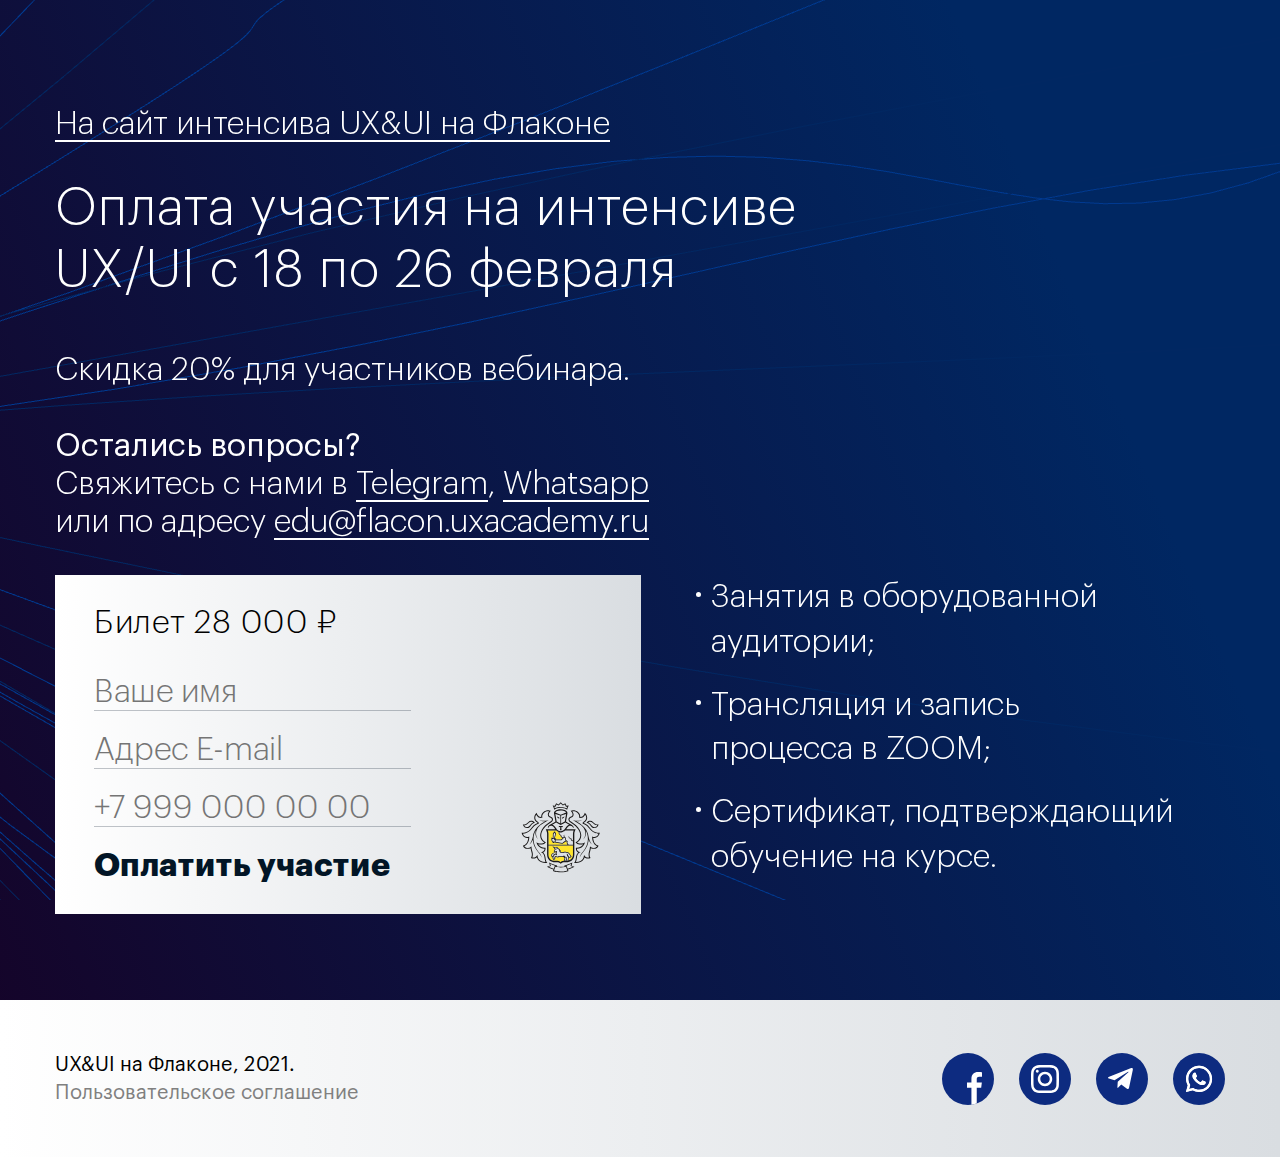
<file: discount.html>
<!DOCTYPE HTML>
<html lang="ru" xmlns:og="http://ogp.me/ns#">

<head>
    <meta charset="utf-8">
    <meta name="viewport" content="width=device-width, initial-scale=1">
    
    <!-- Meta data-->
    <link rel="canonical" href="https://flacon.uxacademy.ru/">
    <meta name="description" content="Скидка 20% — UX&UI на Флаконе">

    <!-- Facebook Meta Tags -->
    <meta property="og:url" content="https://flacon.uxacademy.ru/discount">
    <meta property="og:type" content="discount">
    <meta property="og:title" content="UX&UI на Флаконе">
    <meta property="og:description" content="Скидка 20%">
    <meta property="og:image" content="https://github.com/msilenkov/uxacademy/blob/main/images/meta/social.png?raw=true">

    <!-- Twitter Meta Tags -->
    <meta name="twitter:card" content="summary_large_image">
    <meta property="twitter:domain" content="https://flacon.uxacademy.ru/discount">
    <meta property="twitter:url" content="https://flacon.uxacademy.ru/discount/">
    <meta name="twitter:title" content="UX&UI на Флаконе">
    <meta name="twitter:description" content="Скидка 20%">
    <meta name="twitter:image" content="https://github.com/msilenkov/uxacademy/blob/main/images/meta/social.png?raw=true">

    <title>Скидка 20% — UX&UI на Флаконе</title>

    <link rel="stylesheet" href="css/jquery.fancybox.css" media="all">
    <link rel="stylesheet" href="css/all.css" media="all">
</head>

<body>
    <div class="page">
        <section class="psd" id="price">
            <div class="container">
                <span class="note"><a href="http://flacon.uxacademy.ru">На сайт интенсива UX&UI на Флаконе</a></span><br>
                    <h2>Оплата участия на интенсиве<br>UX/UI c 18 по 26 февраля</h2>
                <span class="note">
                    <span class="block">Скидка 20% для участников вебинара.</b>
                    </span>
                    <span class="block"><b><br>Остались вопросы?</b><br>Свяжитесь с нами в <a href="https://t.me/uxui_official">Telegram</a>, <a href="http://wa.me/+79686446490">Whatsapp</a></b><br>или по адресу <a href="mailto:edu@flacon.uxacademy.ru">edu@flacon.uxacademy.ru</a>
                    </span>


                </span>
                <br>
            <div class="price-content">
                <div class="price-content__card">
                        <a href="#card-opened" class="card-opener">
                            <span class="price">28 000 ₽</span>
                            <h4><s>28 000 ₽</s></h4>
                            <div class="price-content__footer">
                                <span class="text"><u>Нажмите, чтобы<br>оплатить участие</u></span>
<!--                                 <span class="ico">
                                    <img src="images/arrow-card.svg" alt="">
                                </span> -->
                            </div>
                        </a>
                        <div class="card-popup">
                            <h4 class="card-back-title">Билет 28 000 ₽</h4>
                            <script src="https://securepay.tinkoff.ru/html/payForm/js/tinkoff_v2.js"></script>
                            <form name="Pay20" netlify action="#" id="Pay20" onsubmit="pay(this); return false;">

                                <input type="name"
                                       class="text"
                                       class="tinkoffPayRow"
                                       name="name"
                                       placeholder="Ваше имя"
                                       required
                                       >

                                <input type="email"
                                       class="text"
                                       class="tinkoffPayRow"
                                       name="email"
                                       placeholder="Адрес E-mail"
                                       required
                                       >

                                <input type="phone"
                                       class="text phone-mask"
                                       class="tinkoffPayRow"
                                       name="phone"
                                       placeholder="+7 999 000 00 00"
                                       required
                                       >

                                <input type="hidden"
                                       class="tinkoffPayRow"
                                       name="terminalkey"
                                       value="1554723222232"
                                       >

                                <input class="tinkoffPayRow"
                                       type="hidden"
                                       name="frame"
                                       value="true"
                                       >

                                <input class="tinkoffPayRow"
                                       type="hidden"
                                       name="language"
                                       value="ru"
                                       >

                                <input class="tinkoffPayRow"
                                       type="hidden"
                                       name="amount"
                                       value="28000"
                                       required
                                       >

                                <input class="tinkoffPayRow"
                                       type="hidden"
                                       name="description"
                                       value="Покупка билета на интенсив по продуктовому дизайну UX/UI от Ярослава Шуваева с 18 по 26 февраля"
                                       >

                                <button class="submit"
                                        type="submit">Оплатить участие
                                </button>


                            </form>
                            <span class="bank-logo">
                                <img src="images/bank-logo.svg" alt="">
                            </span>
                        </div>
                        <div class="card-form-success">
                            <h3>Ваша заявка принята! </h3>
                            <p>Вы успешно записались
                                на интенсив, в ближайшее время
                                с вами свяжется наш сотрудник,
                                ответит на интерсующие вопросы!</p>
                            <b class="thanks">Понятно, спасибо!</b>
                        </div>
                </div>
                    <div class="price-content__text-box">
                        <ul class="bulleted-list">
                            <li>Занятия в оборудованной аудитории;</li>
                            <li>Трансляция и запись<br>процесса в ZOOM;</li>
                            <li>Сертификат, подтверждающий обучение на курсе.</li>
                        </ul>
                    </div>
            </div>
        </div>
    </section>

<!--         <section class="video-section">
            <div class="container">
                <h2>Защита курса UX/UI на Флаконе при партнерстве Британской высшей школой дизайна, 2020 г.
                </h2>
                <p></p>
                <div class="video-box">
                    <iframe width="100%" height="100%" src="https://www.youtube.com/embed/rZyOYlvLTKA" frameborder="0"
                        allow="accelerometer; autoplay; clipboard-write; encrypted-media; gyroscope; picture-in-picture" allowfullscreen></iframe>
                </div>
            </div>
        </section> -->
<!--         <section class="contacts">
            <iframe src="https://uxacademy.ru" class="contacts-frame" frameborder="0" width="100%"
                height="600"></iframe>
        </section> -->
        <footer class="footer">
            <div class="container">
                <span class="copy">UX&UI на Флаконе, 2021.<br><a href="http://uxacademy.ru/oferta">Пользовательское соглашение</a></span>
                <ul class="socials-list">
                    <li><a href="http://fb.com/groups/intensiveux"><img src="images/footer-social/facebook.svg" alt="" width="52" height="52"></a></li>
                    <li><a href="http://instagram.com/uxui_official/"><img src="images/footer-social/instagram.svg" alt="" width="52" height="52"></a></li>
                    <li><a href="http://t.me/uxui_official"><img src="images/footer-social/telegram.svg" alt="" width="52" height="52"></a></li>
                    <li><a href="http://wa.me/+79686446490"><img src="images/footer-social/whatsapp.svg" alt="" width="52" height="52"></a></li>
                </ul>
            </div>
        </footer>
    </div>

    <canvas class="scene scene--full js-background" id="scene1"></canvas>

    <!-- JS -->
    <script src="js/jquery-3.4.1.min.js"></script>
    <script src="js/jquery.fancybox.min.js"></script>
    <script src="js/jquery.accordion.js"></script>
    <script src="js/gsap.min.js"></script>
    <script src="js/ScrollToPlugin.min.js"></script>
    <script src="js/ScrollTrigger.min.js"></script>
    <script src="js/jquery.inputmask.min.js"></script>
    <script src="js/main.js"></script>
    <script src="js/three.min.js"></script>
    <script src="js/demo6.js"></script>

<!-- Yandex.Metrika counter -->
<script type="text/javascript" >
   (function(m,e,t,r,i,k,a){m[i]=m[i]||function(){(m[i].a=m[i].a||[]).push(arguments)};
   m[i].l=1*new Date();k=e.createElement(t),a=e.getElementsByTagName(t)[0],k.async=1,k.src=r,a.parentNode.insertBefore(k,a)})
   (window, document, "script", "https://mc.yandex.ru/metrika/tag.js", "ym");

   ym(71299294, "init", {
        clickmap:true,
        trackLinks:true,
        accurateTrackBounce:true,
        webvisor:true
   });
</script>
<noscript><div><img src="https://mc.yandex.ru/watch/71299294" style="position:absolute; left:-9999px;" alt="" /></div></noscript>
<!-- /Yandex.Metrika counter -->

<!-- Load Facebook SDK for JavaScript -->
      <div id="fb-root"></div>
      <script>
        window.fbAsyncInit = function() {
          FB.init({
            xfbml            : true,
            version          : 'v9.0'
          });
        };

        (function(d, s, id) {
        var js, fjs = d.getElementsByTagName(s)[0];
        if (d.getElementById(id)) return;
        js = d.createElement(s); js.id = id;
        js.src = 'https://connect.facebook.net/ru_RU/sdk/xfbml.customerchat.js';
        fjs.parentNode.insertBefore(js, fjs);
      }(document, 'script', 'facebook-jssdk'));</script>

      <!-- Your Chat Plugin code -->
      <div class="fb-customerchat"
        attribution=setup_tool
        page_id="105148274900781"
        theme_color="#0D2B80">
      </div>


<script>
    const handleContactSubmit = (e) => {
        e.preventDefault()
        let myForm = document.getElementById('Pay20');
        let formData = new FormData(myForm)
        fetch(myForm.getAttribute('action'), {
            method: 'POST',
            headers: { "Content-Type": "application/x-www-form-urlencoded" },
            body: new URLSearchParams(formData).toString()
        }).then(() => {
            console.log('Form successfully submitted')
            $('.card-popup').removeClass('active');
            $('.card-form-success').addClass('active');
        }).catch((error) =>
            alert(error))
    }

    document.querySelector("#Pay20").addEventListener("submit", handleContactSubmit);

    // true - отображает сразу форму заявки, false - ссылку на форму
    const isContact = true;

    if (isContact) {
        $('#Pay20')
            .children('.card-back').hide()
            .children('.card-back-title').show();

        $('.card-popup').addClass('active');
    }
</script>

</body>
</html>
</file>
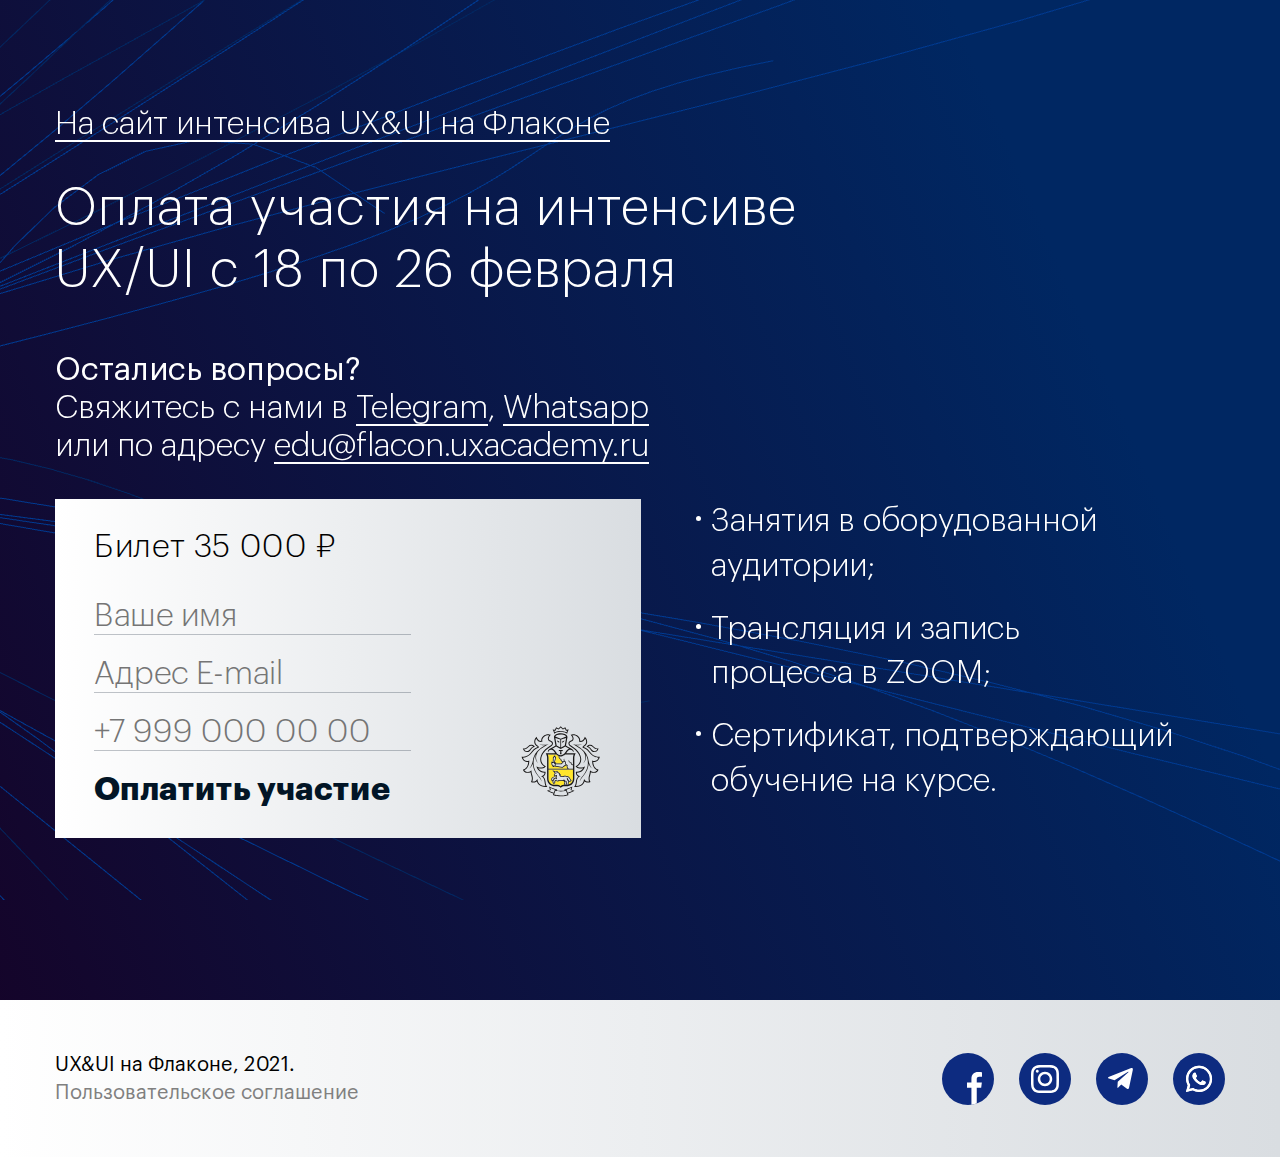
<file: payment.html>
<!DOCTYPE HTML>
<html lang="ru" xmlns:og="http://ogp.me/ns#">

<head>
    <meta charset="utf-8">
    <meta name="viewport" content="width=device-width, initial-scale=1">

    <!-- Meta data-->
    <link rel="canonical" href="https://flacon.uxacademy.ru/">
    <meta name="description" content="Оплата — UX&UI на Флаконе">

    <!-- Facebook Meta Tags -->
    <meta property="og:url" content="https://flacon.uxacademy.ru/payment">
    <meta property="og:type" content="website">
    <meta property="og:title" content="UX&UI на Флаконе">
    <meta property="og:description" content="Оплата">
    <meta property="og:image" content="https://github.com/msilenkov/uxacademy/blob/main/images/meta/social.png?raw=true">

    <!-- Twitter Meta Tags -->
    <meta name="twitter:card" content="summary_large_image">
    <meta property="twitter:domain" content="flacon.uxacademy.ru">
    <meta property="twitter:url" content="https://flacon.uxacademy.ru/">
    <meta name="twitter:title" content="UX&UI на Флаконе">
    <meta name="twitter:description" content="Оплата">
    <meta name="twitter:image" content="https://github.com/msilenkov/uxacademy/blob/main/images/meta/social.png?raw=true">

    <title>Оплата — UX&UI на Флаконе</title>

    <link rel="stylesheet" href="css/jquery.fancybox.css" media="all">
    <link rel="stylesheet" href="css/all.css" media="all">
</head>
<body>
    <div class="page">
        <section class="psd" id="price">
            <div class="container">
                <span class="note"><a href="http://flacon.uxacademy.ru">На сайт интенсива UX&UI на Флаконе</a></span><br>
                    <h2>Оплата участия на интенсиве<br>UX/UI c 18 по 26 февраля</h2>
                <span class="note">
                    <span class="block"><b>Остались вопросы?</b><br>Свяжитесь с нами в <a href="https://t.me/uxui_official">Telegram</a>, <a href="http://wa.me/+79686446490">Whatsapp</a></b><br>или по адресу <a href="mailto:edu@flacon.uxacademy.ru">edu@flacon.uxacademy.ru</a>
                    </span>
                </span>
                <br>
            <div class="price-content">
                <div class="price-content__card">
                        <a href="#card-opened" class="card-opener">
                            <span class="price">35 000 ₽</span>
                            <h4><s>35 000 ₽</s></h4>
                            <div class="price-content__footer">
                                <span class="text"><u>Нажмите, чтобы<br>оплатить участие</u></span>
<!--                                 <span class="ico">
                                    <img src="images/arrow-card.svg" alt="">
                                </span> -->
                            </div>
                        </a>
                        <div class="card-popup">
                            <h4 class="card-back-title">Билет 35 000 ₽</h4></a>
                            <script src="https://securepay.tinkoff.ru/html/payForm/js/tinkoff_v2.js"></script>
                            <form name="Pay" netlify action="#" id="Pay" onsubmit="pay(this); return false;">

                                <input class="tinkoffPayRow"
                                       type="hidden"
                                       name="frame"
                                       value="false"
                                       >

                                <input type="name"
                                       class="text"
                                       class="tinkoffPayRow"
                                       name="name"
                                       placeholder="Ваше имя"
                                       required
                                       >

                                <input type="email"
                                       class="text"
                                       class="tinkoffPayRow"
                                       name="email"
                                       placeholder="Адрес E-mail"
                                       required
                                       >

                                <input type="phone"
                                       class="text phone-mask"
                                       class="tinkoffPayRow"
                                       name="phone"
                                       placeholder="+7 999 000 00 00"
                                       required
                                       >

                                <input type="hidden"
                                       class="tinkoffPayRow"
                                       name="terminalkey"
                                       value="1554723222232"
                                       >

                                <input class="tinkoffPayRow"
                                       type="hidden"
                                       name="frame"
                                       value="true"
                                       >

                                <input class="tinkoffPayRow"
                                       type="hidden"
                                       name="language"
                                       value="ru"
                                       >

                                <input class="tinkoffPayRow"
                                       type="hidden"
                                       name="amount"
                                       value="35000"
                                       required
                                       >

                                <input class="tinkoffPayRow"
                                       type="hidden"
                                       name="description"
                                       value="Покупка билета на интенсив по продуктовому дизайну UX/UI от Ярослава Шуваева с 18 по 26 февраля"
                                       >

                                <button class="submit"
                                        type="submit">Оплатить участие
                                </button>


                            </form>
                            <span class="bank-logo">
                                <img src="images/bank-logo.svg" alt="">
                            </span>
                        </div>
                        <div class="card-form-success">
                            <h3>Переадресация на оплату. </h3>
                            <p>Сейчас вы будете переадресованы на сайт оплаты у нашего партнера.</p>
                            <b class="thanks">Понятно, спасибо!</b>
                        </div>
                </div>
                    <div class="price-content__text-box">
                        <ul class="bulleted-list">
                            <li>Занятия в оборудованной аудитории;</li>
                            <li>Трансляция и запись<br>процесса в ZOOM;</li>
                            <li>Сертификат, подтверждающий обучение на курсе.</li>
                        </ul>
                    </div>
            </div>
        </div>
    </section>

<!--         <section class="video-section">
            <div class="container">
                <h2>Защита курса UX/UI на Флаконе при партнерстве Британской высшей школой дизайна, 2020 г.
                </h2>
                <p></p>
                <div class="video-box">
                    <iframe width="100%" height="100%" src="https://www.youtube.com/embed/rZyOYlvLTKA" frameborder="0"
                        allow="accelerometer; autoplay; clipboard-write; encrypted-media; gyroscope; picture-in-picture" allowfullscreen></iframe>
                </div>
            </div>
        </section> -->
<!--         <section class="contacts">
            <iframe src="https://uxacademy.ru" class="contacts-frame" frameborder="0" width="100%"
                height="600"></iframe>
        </section> -->
        <footer class="footer">
            <div class="container">
                <span class="copy">UX&UI на Флаконе, 2021.<br><a href="http://uxacademy.ru/oferta">Пользовательское соглашение</a></span>
                <ul class="socials-list">
                    <li><a href="http://fb.com/groups/intensiveux"><img src="images/footer-social/facebook.svg" alt="" width="52" height="52"></a></li>
                    <li><a href="http://instagram.com/uxui_official/"><img src="images/footer-social/instagram.svg" alt="" width="52" height="52"></a></li>
                    <li><a href="http://t.me/uxui_official"><img src="images/footer-social/telegram.svg" alt="" width="52" height="52"></a></li>
                    <li><a href="http://wa.me/+79686446490"><img src="images/footer-social/whatsapp.svg" alt="" width="52" height="52"></a></li>
                </ul>
            </div>
        </footer>
    </div>

    <canvas class="scene scene--full js-background" id="scene1"></canvas>

    <!-- JS -->
    <script src="js/jquery-3.4.1.min.js"></script>
    <script src="js/jquery.fancybox.min.js"></script>
    <script src="js/jquery.accordion.js"></script>
    <script src="js/gsap.min.js"></script>
    <script src="js/ScrollToPlugin.min.js"></script>
    <script src="js/ScrollTrigger.min.js"></script>
    <script src="js/jquery.inputmask.min.js"></script>
    <script src="js/main.js"></script>
    <script src="js/three.min.js"></script>
    <script src="js/demo6.js"></script>

<!-- Yandex.Metrika counter -->
<script type="text/javascript" >
   (function(m,e,t,r,i,k,a){m[i]=m[i]||function(){(m[i].a=m[i].a||[]).push(arguments)};
   m[i].l=1*new Date();k=e.createElement(t),a=e.getElementsByTagName(t)[0],k.async=1,k.src=r,a.parentNode.insertBefore(k,a)})
   (window, document, "script", "https://mc.yandex.ru/metrika/tag.js", "ym");

   ym(71299294, "init", {
        clickmap:true,
        trackLinks:true,
        accurateTrackBounce:true,
        webvisor:true
   });
</script>
<noscript><div><img src="https://mc.yandex.ru/watch/71299294" style="position:absolute; left:-9999px;" alt="" /></div></noscript>
<!-- /Yandex.Metrika counter -->

<!-- Load Facebook SDK for JavaScript -->
      <div id="fb-root"></div>
      <script>
        window.fbAsyncInit = function() {
          FB.init({
            xfbml            : true,
            version          : 'v9.0'
          });
        };

        (function(d, s, id) {
        var js, fjs = d.getElementsByTagName(s)[0];
        if (d.getElementById(id)) return;
        js = d.createElement(s); js.id = id;
        js.src = 'https://connect.facebook.net/ru_RU/sdk/xfbml.customerchat.js';
        fjs.parentNode.insertBefore(js, fjs);
      }(document, 'script', 'facebook-jssdk'));</script>

      <!-- Your Chat Plugin code -->
      <div class="fb-customerchat"
        attribution=setup_tool
        page_id="105148274900781"
        theme_color="#0D2B80">
      </div>


<script>
    const handleContactSubmit = (e) => {
        e.preventDefault()
        let myForm = document.getElementById('Pay');
        let formData = new FormData(myForm)
        fetch(myForm.getAttribute('action'), {
            method: 'POST',
            headers: { "Content-Type": "application/x-www-form-urlencoded" },
            body: new URLSearchParams(formData).toString()
        }).then(() => {
            console.log('Form successfully submitted')
            $('.card-popup').removeClass('active');
            $('.card-form-success').addClass('active');
        }).catch((error) =>
            alert(error))
    }

    document.querySelector("#Pay").addEventListener("submit", handleContactSubmit);

    // true - отображает сразу форму заявки, false - ссылку на форму
    const isContact = true;

    if (isContact) {
        $('#Pay')
            .children('.card-back').hide()
            .children('.card-back-title').show();

        $('.card-popup').addClass('active');
    }
</script>

</body>
</html>
</file>
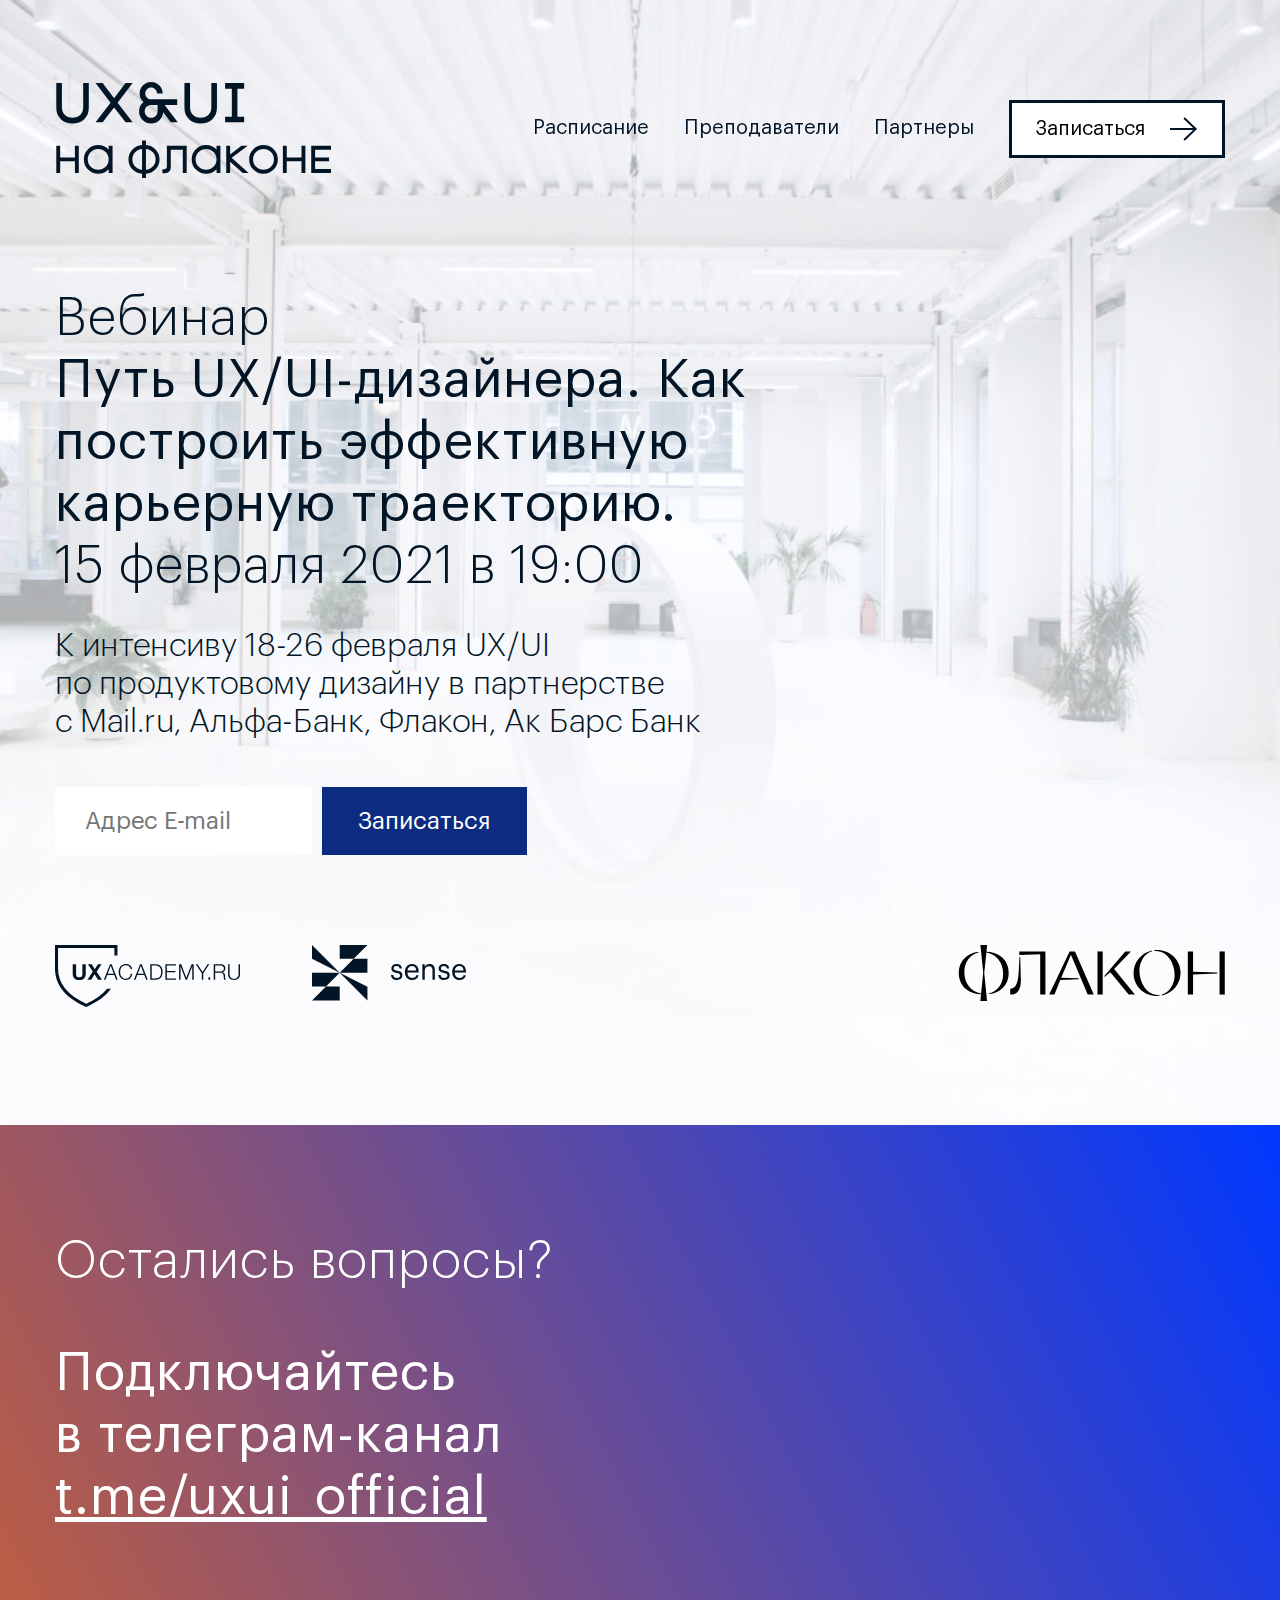
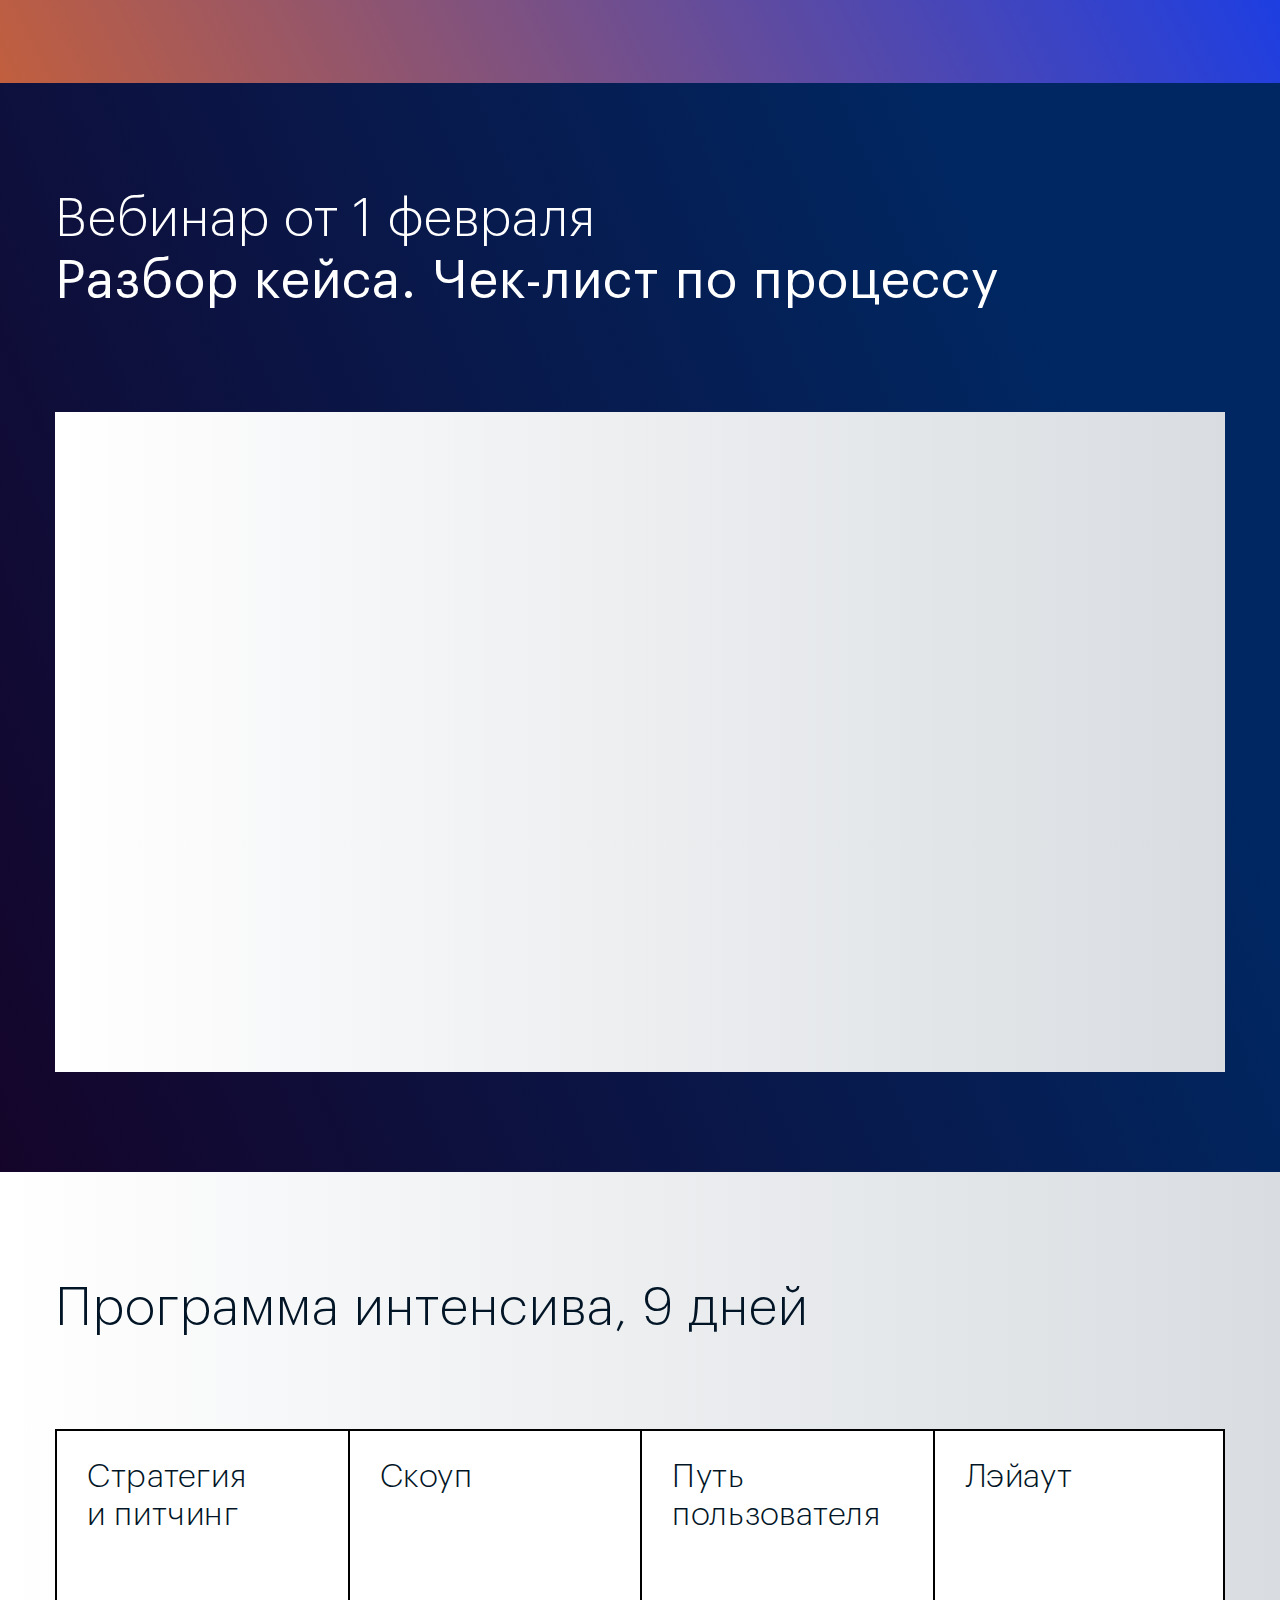
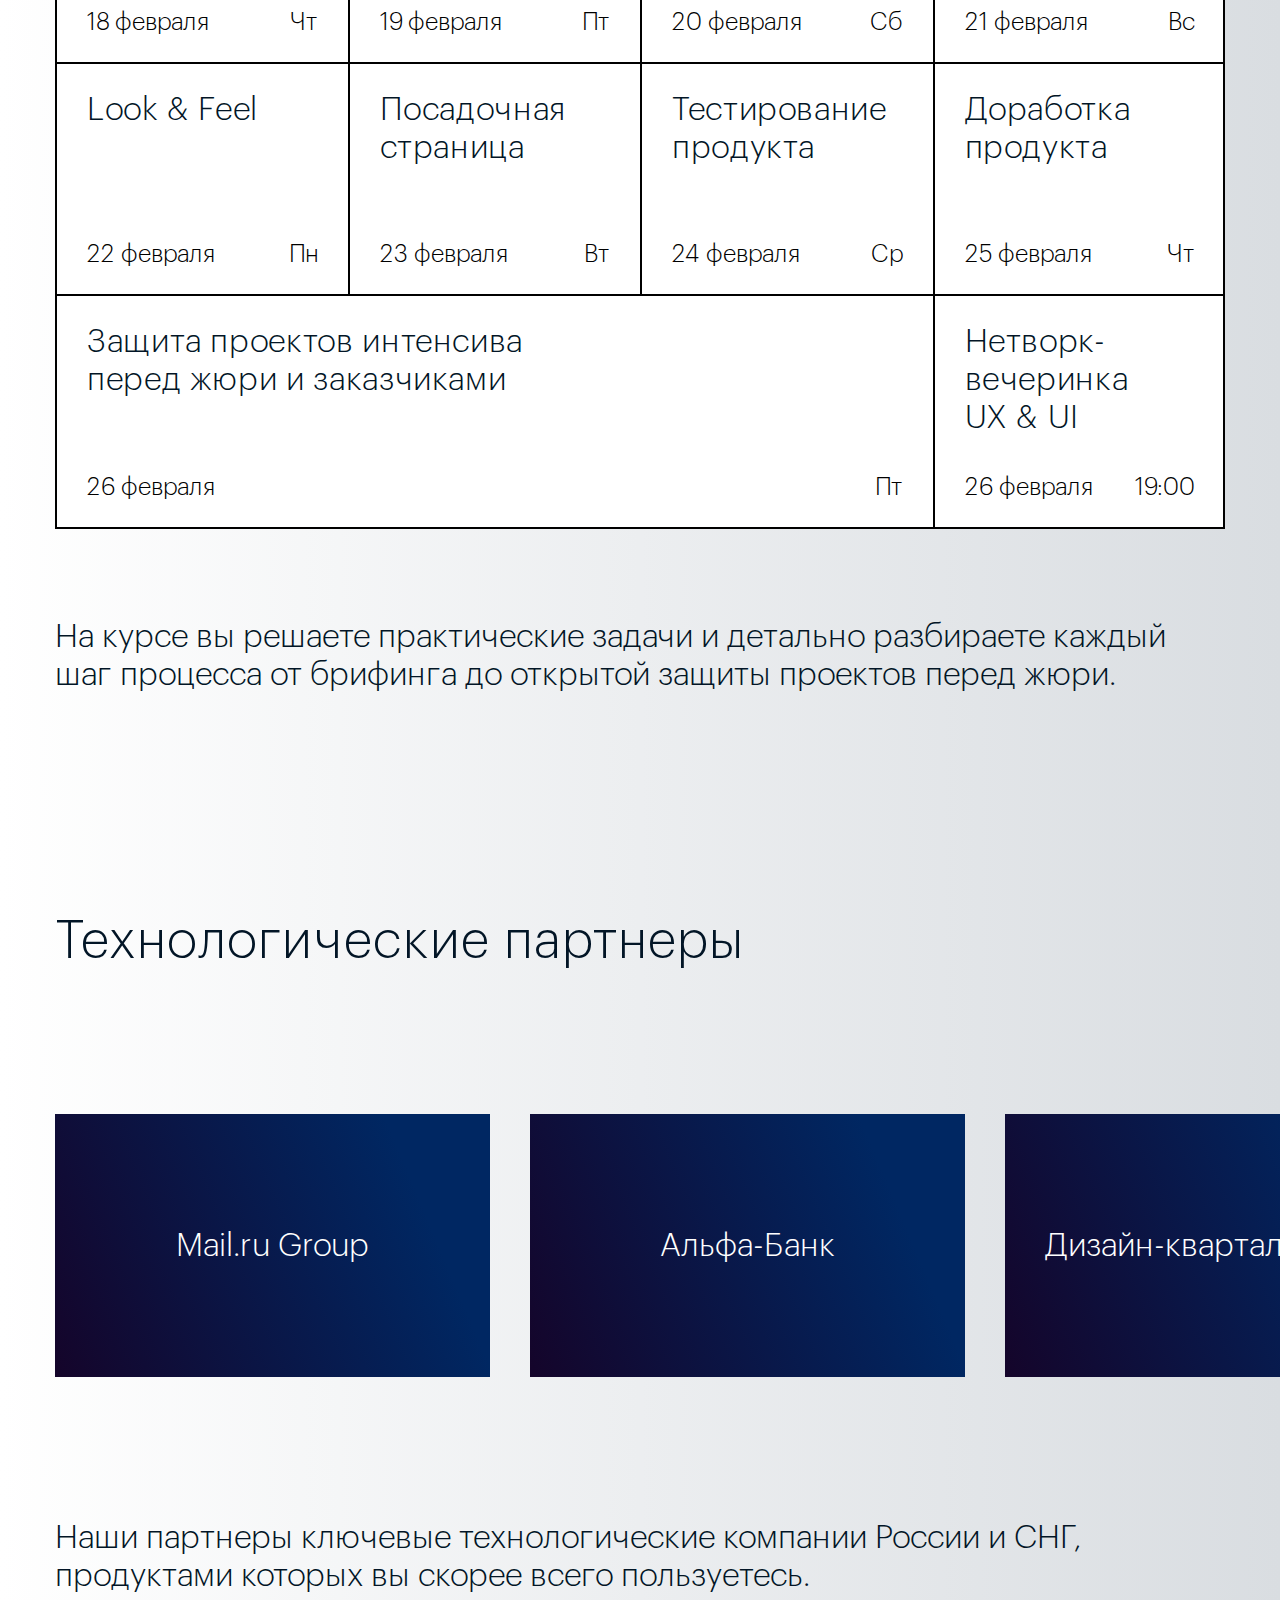
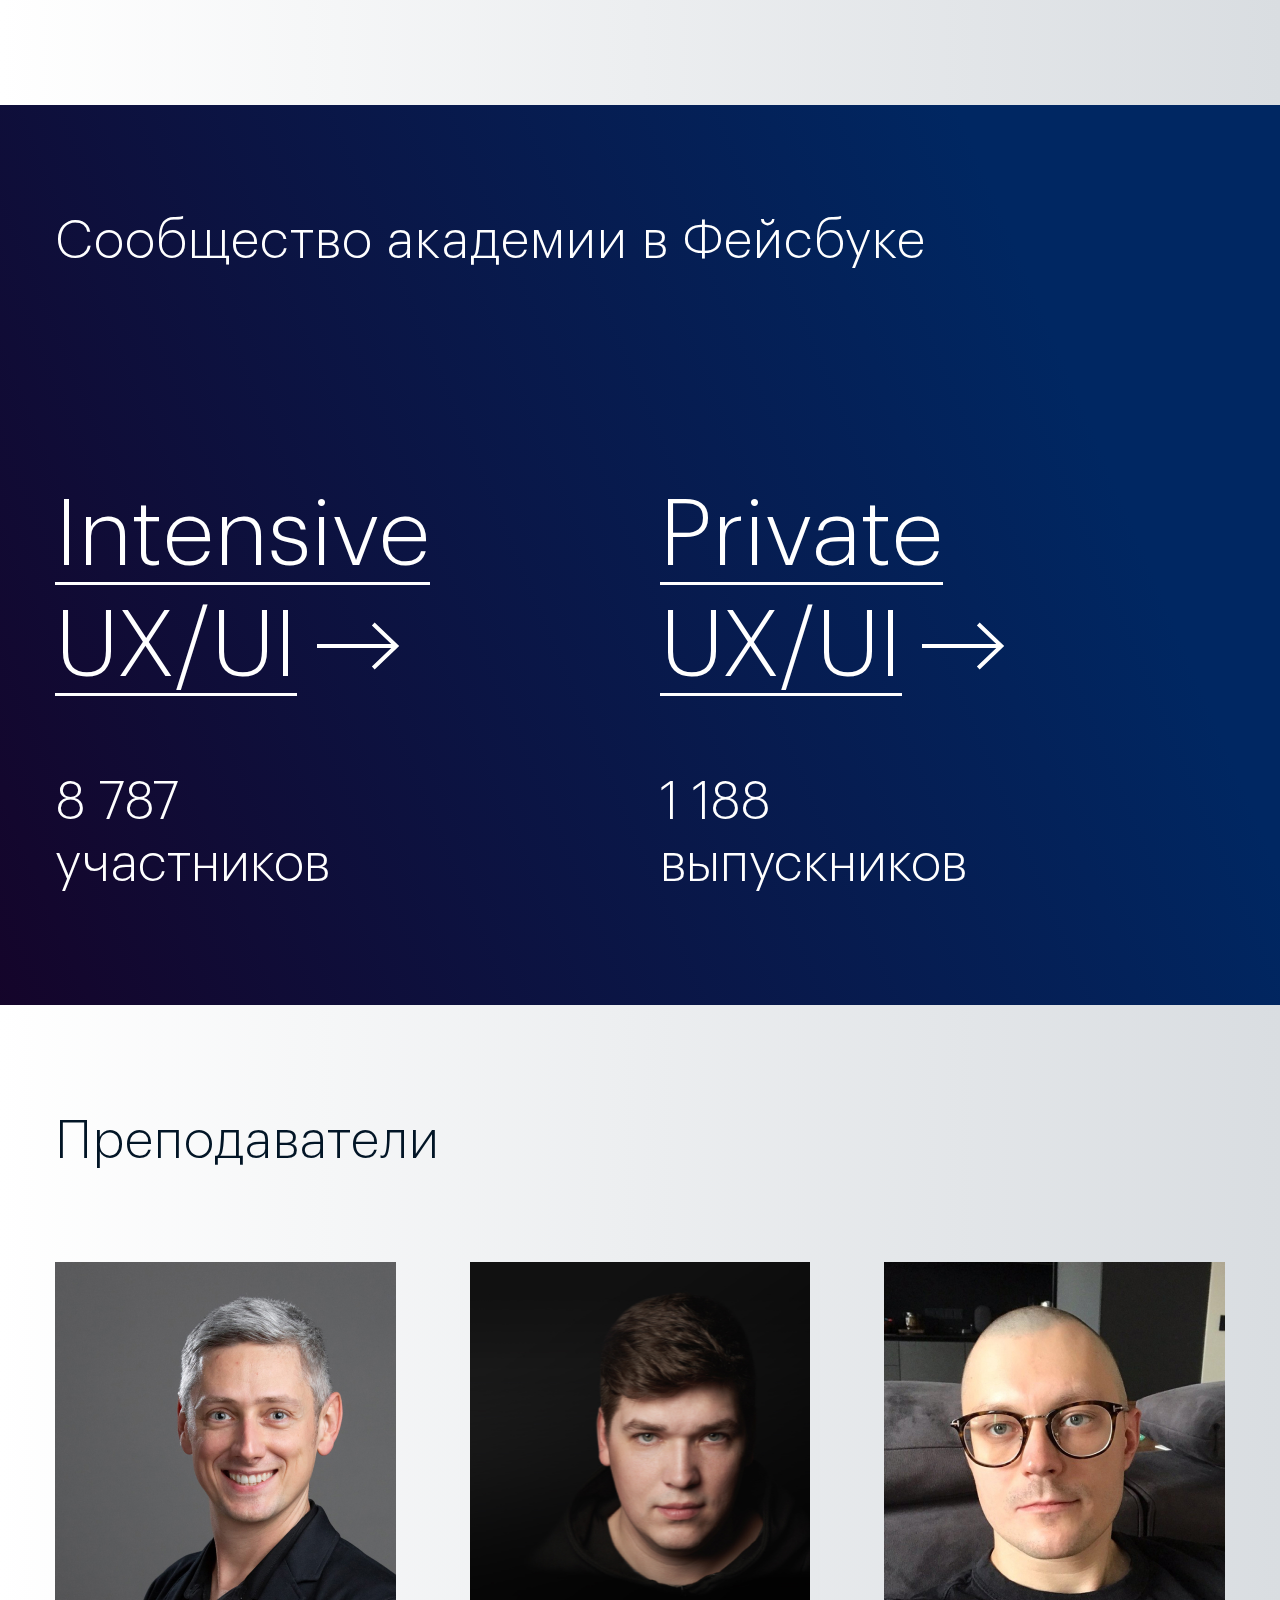
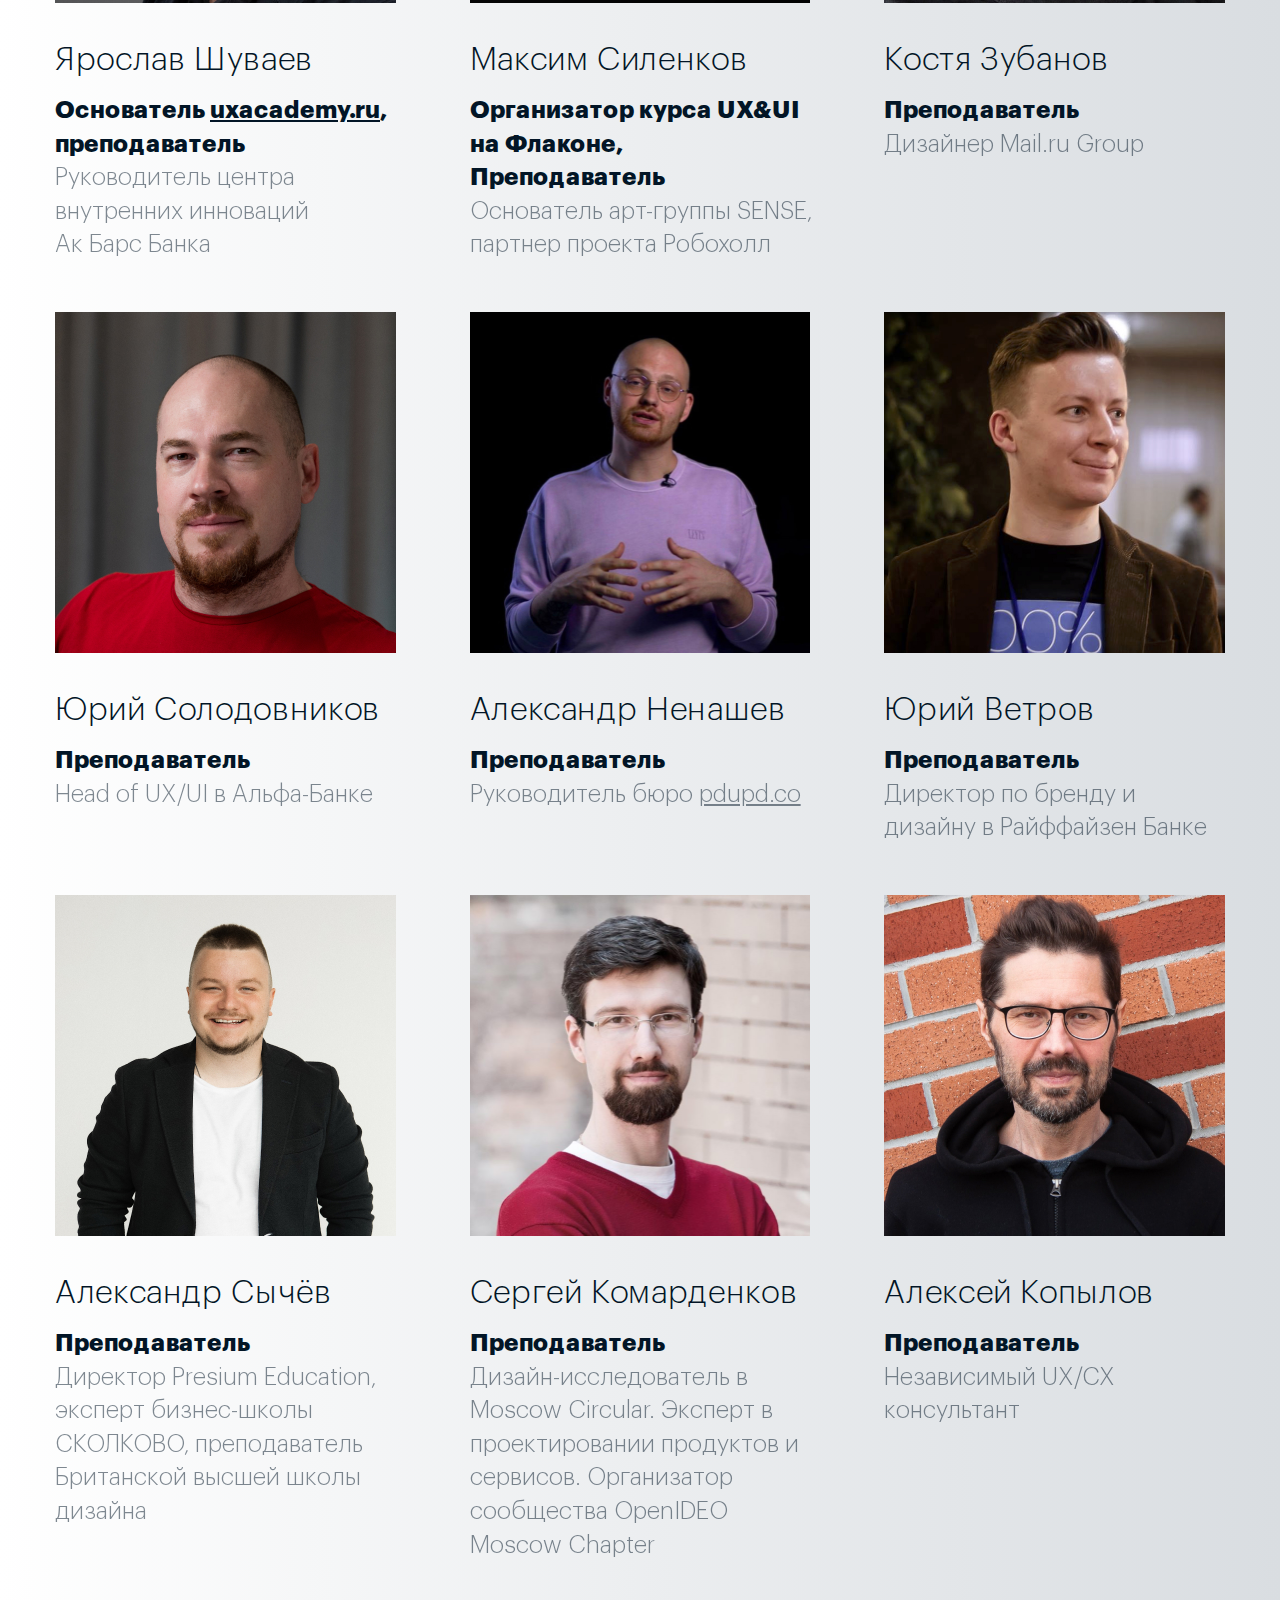
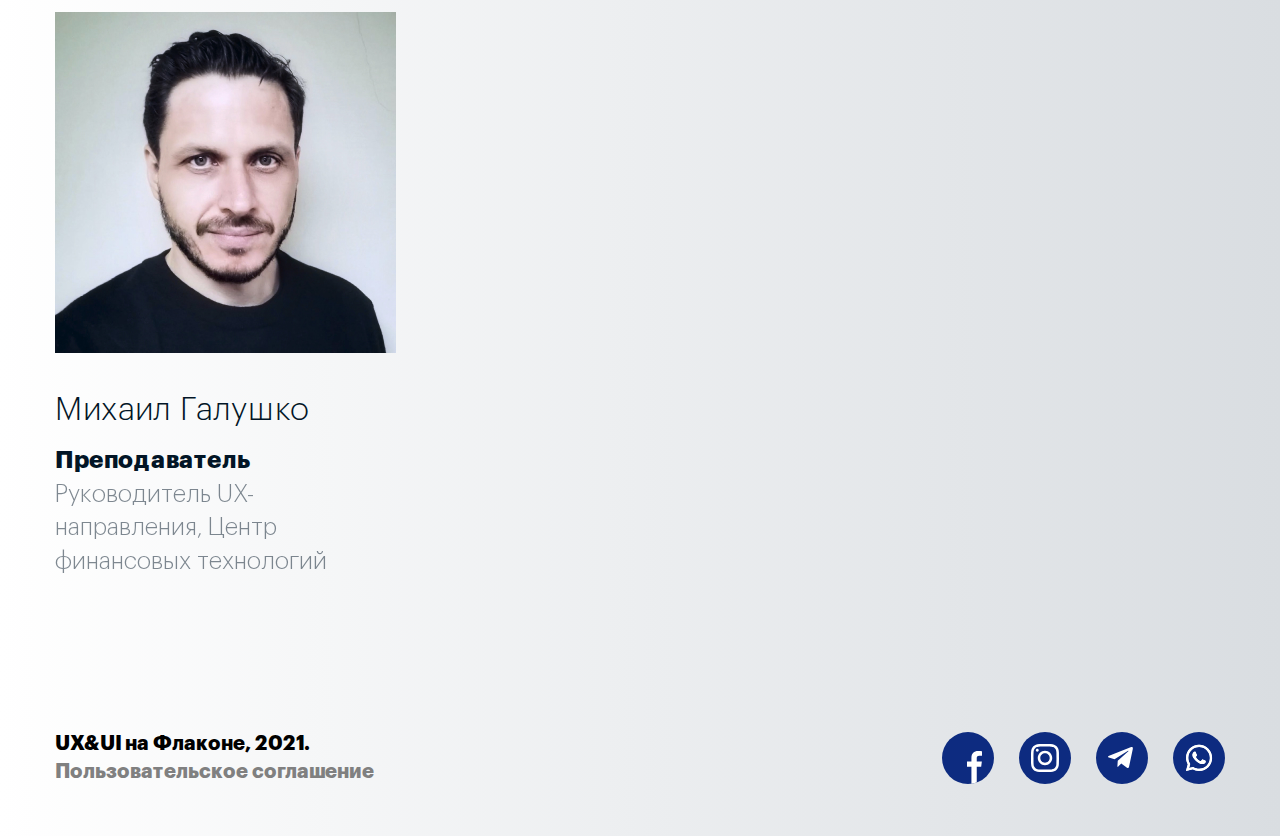
<file: webinar.html>
<!DOCTYPE HTML>
<html lang="ru" xmlns:og="http://ogp.me/ns#">

<head>
    <meta charset="utf-8">
    <meta name="viewport" content="width=device-width, initial-scale=1">

    <!-- Meta data-->
    <link rel="canonical" href="https://flacon.uxacademy.ru/webinar">
    <meta name="description" content="Вебинар — UX&UI на Флаконе">

    <!-- Facebook Meta Tags -->
    <meta property="og:url" content="https://flacon.uxacademy.ru/webinar">
    <meta property="og:type" content="webinar">
    <meta property="og:title" content="Вебинар — UX&UI на Флаконе">
    <meta property="og:description" content="Вебинар — UX&UI на Флаконе">
    <meta property="og:image" content="https://github.com/msilenkov/uxacademy/blob/main/images/meta/webinar-true.jpg?raw=true">

    <!-- Twitter Meta Tags -->
    <meta name="twitter:card" content="summary_large_image">
    <meta property="twitter:domain" content="flacon.uxacademy.ru/webinar">
    <meta property="twitter:url" content="https://flacon.uxacademy.ru/webinar">
    <meta name="twitter:title" content="Вебинар — UX&UI на Флаконе">
    <meta name="twitter:description" content="Вебинар — UX&UI на Флаконе">
    <meta name="twitter:image" content="https://github.com/msilenkov/uxacademy/blob/main/images/meta/webinar-true.jpg?raw=true">

    <title>Вебинар — UX&UI на Флаконе</title>

    <link rel="stylesheet" href="css/jquery.fancybox.css" media="all">
    <link rel="stylesheet" href="css/all.css" media="all">
</head>

<body>
    <div class="page">
        <header class="header">
            <div class="container">
                <a href="#" class="logo">
                    <img src="images/logo.svg" alt="logo">
                </a>
                <a href="#" class="nav-opener"><span></span></a>
                <nav class="nav">
                    <ul>
                        <li><a href="#program">Расписание</a></li>
                        <li><a href="#curators">Преподаватели</a></li>
                        <li><a href="#partners">Партнеры</a></li>
                        <li><a href="#subscribe" class="btn btn-small">
                                <span class="btn-text">Записаться</span>
                                <span class="btn-ico">
                                    <img src="images/arrow.svg" alt="">
                                </span>
                            </a>
                        </li>
                    </ul>
                </nav>
            </div>
        </header>
        <section class="intro">
            <div class="container">
                <div class="intro__content">
                    <h1>Вебинар<b><br>Путь UX/UI-дизайнера. Как построить эффективную карьерную траекторию.</b><br>15 февраля 2021 в 19:00</h1>
                    <p>К интенсиву 18-26 февраля UX/UI<br>по продуктовому дизайну</a> в партнерстве<br>с Mail.ru, Альфа-Банк, Флакон, Ак Барс Банк</p>
                <div class="subscribe-form">
                    <form name="Webinar" netlify action="#program">
                         <div class="subscribe-form__row">
                                <input type="email" class="text" name="email" placeholder="Адрес E-mail" required>
                                <button class="submit" type="submit">Записаться</button>
                        </div>
                        <div class="thanks"><b>Вы подписаны!</b><br>
                            Мы будем оповещать о самых
                            важных событиях.</div>
                    </form>
                </div>
                </div>
                <div class="intro__footer">
                    <div class="intro__footer-text">
                        <ul class="logo-list">
                            <li><a href="https://uxacademy.ru"><img src="images/uxayellow.svg" alt=""></a></li>
                            <li><a href="https://sense.band"><img src="images/sense.svg" alt=""></a></li>
                        </ul>
                    </div>
                    <div class="intro__footer-logo">
                        <a href="htpp://flacon.ru"><img src="images/logo-company.svg" alt=""></a>
                    </div>
                </div>
            </div>
        </section>


        <section class="subscribe-section">
            <div class="container">
                <div class="subscribe-form">
                    <form name="Notify Me" netlify action="#program" id="NotifyMe">
                        <div class="subscribe-form__content">
                            <h2>Остались вопросы?</h2>
                            <h2 style="color: #fff; font-weight: 400">Подключайтесь<br>в телеграм-канал <a href="https://t.me/uxui_official" style="color: #fff">t.me/uxui_official</a></h2>
                            <div class="subscribe-form__row">
                            </div>
                        </div>
                    </form>
                    <div class="thanks" id="NotifyMe-thanks">Вопрос отправлен! <br>Мы свяжемся и ответим.</div>
                </div>
            </div>
        </section>


        <section class="video-section" id="video-section">
            <div class="container">
                <h2>Вебинар от 1 февраля<b><br>Разбор кейса. Чек-лист по процессу
                </h2>
                <p></p>
                <div class="video-box">
                    <iframe width="100%" height="100%" src="https://www.youtube.com/embed/Vw2EprihDL8" frameborder="0"
                        allow="accelerometer; autoplay; clipboard-write; encrypted-media; gyroscope; picture-in-picture" allowfullscreen></iframe>
                </div>
            </div>
        </section>

        <section class="intensive" id="program">
            <div class="container">
                <h2>Программа интенсива, 9 дней</h2>
                <div class="calendar" id="calendar">
                    <div class="calendar-row">
                        <div class="calendar-item">
                            <div class="calendar-item__opener">
                                <h3>Стратегия<br>и питчинг</h3>
                                <div class="calendar-item__footer">
                                    <span class="date">18 февраля</span>
                                    <span class="day">Чт</span>
                                </div>
                            </div>
                            <div class="calendar-item__popup">
                                <div class="calendar-item__popup-header">
                                    <a href="#" class="btn-back js-popup-close">
                                        <span class="ico">
                                            <img src="images/ico-back.svg" alt="">
                                        </span>
                                        <span class="text">Стратегия и питчинг</span>
                                    </a>
                                    <a href="#" class="next-day js-next">
                                        <span class="text">Скоуп</span>
                                        <span class="ico">
                                            <img src="images/arrow-light.svg" alt="">
                                        </span>
                                    </a>
                                </div>
                                <div class="calendar-item__popup-content">
                                    <ul class="schedule">
                                        <li>
                                            <div class="calendar-item__popup-item">
                                                <span class="time">11:00</span>
                                                <div class="text-box">
                                                    <span class="title">Вводная лекция</span>
                                                    <span class="teacher-name">Ярослав Шуваев</span>
                                                </div>
                                            </div>
                                        </li>
                                        <li>
                                            <div class="calendar-item__popup-item">
                                                <span class="time">12:00</span>
                                                <div class="text-box">
                                                    <span class="title">Основы UX/UI</span>
                                                    <span class="teacher-name">Ярослав Шуваев</span>
                                                </div>
                                            </div>
                                        </li>
                                        <li>
                                            <div class="calendar-item__popup-item">
                                                <span class="time">13:00</span>
                                                <div class="text-box">
                                                    <span class="title">Факторы UX/UI</span>
                                                    <span class="teacher-name">Ярослав Шуваев</span>
                                                </div>
                                            </div>
                                        </li>
                                        <li>
                                            <div class="calendar-item__popup-item">
                                                <span class="time">14:00</span>
                                                <div class="text-box">
                                                    <span class="title">Обеденный перерыв</span>
                                                </div>
                                            </div>
                                        </li>
                                        <li>
                                            <div class="calendar-item__popup-item">
                                                <span class="time">15:00</span>
                                                <div class="text-box">
                                                    <span class="title">Стратегия цифрового продукта</span>
                                                    <span class="teacher-name">Ярослав Шуваев</span>
                                                </div>
                                            </div>
                                        </li>
                                    </ul>
                                    <ul class="schedule">
                                        <li>
                                            <div class="calendar-item__popup-item">
                                                <span class="time">16:00</span>
                                                <div class="text-box">
                                                    <span class="title">Модель Кано и Feature Comparison Matrix</span>
                                                    <span class="teacher-name">Ярослав Шуваев</span>
                                                </div>
                                            </div>
                                        </li>
                                        <li>
                                            <div class="calendar-item__popup-item">
                                                <span class="time">17:00</span>
                                                <div class="text-box">
                                                    <span class="title">Strategy Canvas</span>
                                                    <span class="teacher-name">Ярослав Шуваев</span>
                                                </div>
                                            </div>
                                        </li>
                                        <li>
                                            <div class="calendar-item__popup-item">
                                                <span class="time">18:00</span>
                                                <div class="text-box">
                                                    <span class="title">Перерыв</span>
                                                </div>
                                            </div>
                                        </li>
                                        <li>
                                            <div class="calendar-item__popup-item">
                                                <span class="time">19:00</span>
                                                <div class="text-box">
                                                    <span class="title">Питчинг курсовых проектов и деление<br>на команды</span>
                                                    <span class="teacher-name">Ярослав Шуваев</span>
                                                </div>
                                            </div>
                                        </li>
                                    </ul>
                                </div>
                            </div>
                        </div>
                        <div class="calendar-item">
                            <div class="calendar-item__opener">
                                <h3>Скоуп</h3>
                                <div class="calendar-item__footer">
                                    <span class="date">19 февраля</span>
                                    <span class="day">Пт</span>
                                </div>
                            </div>

                            <div class="calendar-item__popup">
                                <div class="calendar-item__popup-header">
                                    <a href="#" class="btn-back js-popup-close">
                                        <span class="ico">
                                            <img src="images/ico-back.svg" alt="">
                                        </span>
                                        <span class="text">Скоуп</span>
                                    </a>
                                    <a href="#" class="next-day js-next">
                                        <span class="text">Путь пользователя</span>
                                        <span class="ico">
                                            <img src="images/arrow-light.svg" alt="">
                                        </span>
                                    </a>
                                </div>
                                <div class="calendar-item__popup-content">
                                    <ul class="schedule">
                                        <li>
                                            <div class="calendar-item__popup-item">
                                                <span class="time">11:00</span>
                                                <div class="text-box">
                                                    <span class="title">Разбор</span>
                                                    <span class="teacher-name">Ярослав Шуваев<br>>Максим Силенков</span>
                                                </div>
                                            </div>
                                        </li>
                                        <li>
                                            <div class="calendar-item__popup-item">
                                                <span class="time">12:00</span>
                                                <div class="text-box">
                                                    <span class="title">Основы Agile & Scrum</span>
                                                    <span class="teacher-name">Ярослав Шуваев</span>
                                                </div>
                                            </div>
                                        </li>
                                        <li>
                                            <div class="calendar-item__popup-item">
                                                <span class="time">13:00</span>
                                                <div class="text-box">
                                                    <span class="title">Корректировка холста, мастер-класс</span>
                                                    <span class="teacher-name">Ярослав Шуваев</span>
                                                </div>
                                            </div>
                                        </li>
                                        <li>
                                            <div class="calendar-item__popup-item">
                                                <span class="time">14:00</span>
                                                <div class="text-box">
                                                    <span class="title">Обеденный перерыв</span>
                                                </div>
                                            </div>
                                        </li>
                                    </ul>
                                    <ul class="schedule">
                                        <li>
                                            <div class="calendar-item__popup-item">
                                                <span class="time">15:00</span>
                                                <div class="text-box">
                                                    <span class="title">Скоуп цифрового продукта</span>
                                                    <span class="teacher-name">Ярослав Шуваев</span>
                                                </div>
                                            </div>
                                        </li>
                                        <li>
                                            <div class="calendar-item__popup-item">
                                                <span class="time">16:00</span>
                                                <div class="text-box">
                                                    <span class="title">User Story Mapping, мастер-класс</span>
                                                    <span class="teacher-name">Ярослав Шуваев</span>
                                                </div>
                                            </div>
                                        </li>
                                        <li>
                                            <div class="calendar-item__popup-item">
                                                <span class="time">18:00</span>
                                                <div class="text-box">
                                                    <span class="title">Перерыв</span>
                                                </div>
                                            </div>
                                        </li>
                                        <li>
                                            <div class="calendar-item__popup-item">
                                                <span class="time">20:00</span>
                                                <div class="text-box">
                                                    <span class="title">Построение дизайн-процесса в консервативных организациях</span>
                                                    <span class="teacher-name">Александр Ненашев</span>
                                                </div>
                                            </div>
                                        </li>
                                    </ul>
                                </div>
                            </div>
                        </div>
                        <div class="calendar-item">
                            <div class="calendar-item__opener">
                                <h3>Путь пользователя</h3>
                                <div class="calendar-item__footer">
                                    <span class="date">20 февраля</span>
                                    <span class="day">Сб</span>
                                </div>
                            </div>
                            <div class="calendar-item__popup">
                                <div class="calendar-item__popup-header">
                                    <a href="#" class="btn-back js-popup-close">
                                        <span class="ico">
                                            <img src="images/ico-back.svg" alt="">
                                        </span>
                                        <span class="text">Путь пользователя</span>
                                    </a>
                                    <a href="#" class="next-day js-next">
                                        <span class="text">Лэйаут</span>
                                        <span class="ico">
                                            <img src="images/arrow-light.svg" alt="">
                                        </span>
                                    </a>
                                </div>

                                <div class="calendar-item__popup-content">
                                    <ul class="schedule">
                                        <li>
                                            <div class="calendar-item__popup-item">
                                                <span class="time">11:00</span>
                                                <div class="text-box">
                                                    <span class="title">Разбор</span>
                                                    <span class="teacher-name">Ярослав Шуваев<br>>Максим Силенков</span>
                                                </div>
                                            </div>
                                        </li>
                                        <li>
                                            <div class="calendar-item__popup-item">
                                                <span class="time">12:00</span>
                                                <div class="text-box">
                                                    <span class="title">Customer Journey Mapping</span>
                                                    <span class="teacher-name">Ярослав Шуваев</span>
                                                </div>
                                            </div>
                                        </li>
                                        <li>
                                            <div class="calendar-item__popup-item">
                                                <span class="time">13:00</span>
                                                <div class="text-box">
                                                    <span class="title">As is CJM,<br>мастер-класс</span>
                                                    <span class="teacher-name">Ярослав Шуваев</span>
                                                </div>
                                            </div>
                                        </li>
                                        <li>
                                            <div class="calendar-item__popup-item">
                                                <span class="time">14:00</span>
                                                <div class="text-box">
                                                    <span class="title">Обеденный перерыв</span>
                                                </div>
                                            </div>
                                        </li>
                                    </ul>
                                    <ul class="schedule">
                                        <li>
                                            <div class="calendar-item__popup-item">
                                                <span class="time">15:00</span>
                                                <div class="text-box">
                                                    <span class="title">To be CJM,<br>мастер-класс</span>
                                                    <span class="teacher-name">Ярослав Шуваев</span>
                                                </div>
                                            </div>
                                        </li>
                                        <li>
                                            <div class="calendar-item__popup-item">
                                                <span class="time">17:00</span>
                                                <div class="text-box">
                                                    <span class="title">Screen Flow,<br>мастер-класс</span>
                                                    <span class="teacher-name">Ярослав Шуваев</span>
                                                </div>
                                            </div>
                                        </li>
                                        <li>
                                            <div class="calendar-item__popup-item">
                                                <span class="time">18:00</span>
                                                <div class="text-box">
                                                    <span class="title">Перерыв</span>
                                                </div>
                                            </div>
                                        </li>
                                        <li>
                                            <div class="calendar-item__popup-item">
                                                <span class="time">19:00</span>
                                                <div class="text-box">
                                                    <span class="title">Дизайн-процесс</span>
                                                    <span class="teacher-name">Михаил Галушко</span>
                                                </div>
                                            </div>
                                        </li>
                                    </ul>
                                </div>
                            </div>
                        </div>
                        <div class="calendar-item">
                            <div class="calendar-item__opener">
                                <h3>Лэйаут</h3>
                                <div class="calendar-item__footer">
                                    <span class="date">21 февраля</span>
                                    <span class="day">Вс</span>
                                </div>
                            </div>
                            <div class="calendar-item__popup">
                                <div class="calendar-item__popup-header">
                                    <a href="#" class="btn-back js-popup-close">
                                        <span class="ico">
                                            <img src="images/ico-back.svg" alt="">
                                        </span>
                                        <span class="text">Лэйаут</span>
                                    </a>
                                    <a href="#" class="next-day js-next">
                                        <span class="text">Look &amp; Feel</span>
                                        <span class="ico">
                                            <img src="images/arrow-light.svg" alt="">
                                        </span>
                                    </a>
                                </div>
                                <div class="calendar-item__popup-content">
                                    <ul class="schedule">
                                        <li>
                                            <div class="calendar-item__popup-item">
                                                <span class="time">11:00</span>
                                                <div class="text-box">
                                                    <span class="title">Разбор</span>
                                                    <span class="teacher-name">Ярослав Шуваев<br>>Максим Силенков</span>
                                                </div>
                                            </div>
                                        </li>
                                        <li>
                                            <div class="calendar-item__popup-item">
                                                <span class="time">12:00</span>
                                                <div class="text-box">
                                                    <span class="title">Психофизиология GUI</span>
                                                    <span class="teacher-name">Ярослав Шуваев</span>
                                                </div>
                                            </div>
                                        </li>
                                        <li>
                                            <div class="calendar-item__popup-item">
                                                <span class="time">13:00</span>
                                                <div class="text-box">
                                                    <span class="title">UI Controls</span>
                                                    <span class="teacher-name">Ярослав Шуваев</span>
                                                </div>
                                            </div>
                                        </li>
                                        <li>
                                            <div class="calendar-item__popup-item">
                                                <span class="time">14:00</span>
                                                <div class="text-box">
                                                    <span class="title">Обеденный перерыв</span>
                                                </div>
                                            </div>
                                        </li>
                                    </ul>
                                    <ul class="schedule">
                                        <li>
                                            <div class="calendar-item__popup-item">
                                                <span class="time">15:00</span>
                                                <div class="text-box">
                                                    <span class="title">Дизайн-системы</span>
                                                    <span class="teacher-name">Ярослав Шуваев</span>
                                                </div>
                                            </div>
                                        </li>
                                        <li>
                                            <div class="calendar-item__popup-item">
                                                <span class="time">16:00</span>
                                                <div class="text-box">
                                                    <span class="title">LO-FI прототипирование, мастер-класс</span>
                                                    <span class="teacher-name">Ярослав Шуваев</span>
                                                </div>
                                            </div>
                                        </li>
                                        <li>
                                            <div class="calendar-item__popup-item">
                                                <span class="time">18:00</span>
                                                <div class="text-box">
                                                    <span class="title">Перерыв</span>
                                                </div>
                                            </div>
                                        </li>
                                        <li>
                                            <div class="calendar-item__popup-item">
                                                <span class="time">19:00</span>
                                                <div class="text-box">
                                                    <span class="title">Дизайн-процесс<br>в Альфа-Банке</span>
                                                    <span class="teacher-name">Юрий Солодовников</span>
                                                </div>
                                            </div>
                                        </li>
                                    </ul>
                                </div>
                            </div>
                        </div>
                        <div class="calendar-item">
                            <div class="calendar-item__opener">
                                <h3>Look &amp; Feel</h3>
                                <div class="calendar-item__footer">
                                    <span class="date">22 февраля</span>
                                    <span class="day">Пн</span>
                                </div>
                            </div>
                            <div class="calendar-item__popup">
                                <div class="calendar-item__popup-header">
                                    <a href="#" class="btn-back js-popup-close">
                                        <span class="ico">
                                            <img src="images/ico-back.svg" alt="">
                                        </span>
                                        <span class="text">Look &amp; Feel</span>
                                    </a>
                                    <a href="#" class="next-day js-next">
                                        <span class="text">Посадочная страница</span>
                                        <span class="ico">
                                            <img src="images/arrow-light.svg" alt="">
                                        </span>
                                    </a>
                                </div>
                                 <div class="calendar-item__popup-content">
                                    <ul class="schedule">
                                        <li>
                                            <div class="calendar-item__popup-item">
                                                <span class="time">11:00</span>
                                                <div class="text-box">
                                                    <span class="title">Разбор</span>
                                                    <span class="teacher-name">Ярослав Шуваев<br>>Максим Силенков</span>
                                                </div>
                                            </div>
                                        </li>
                                        <li>
                                            <div class="calendar-item__popup-item">
                                                <span class="time">12:00</span>
                                                <div class="text-box">
                                                    <span class="title">Введение в Look&amp;Feel</span>
                                                    <span class="teacher-name">Максим Силенков</span>
                                                </div>
                                            </div>
                                        </li>
                                        <li>
                                            <div class="calendar-item__popup-item">
                                                <span class="time">13:00</span>
                                                <div class="text-box">
                                                    <span class="title">Анализ трендов<br>и Moodboarding</span>
                                                    <span class="teacher-name">Максим Силенков</span>
                                                </div>
                                            </div>
                                        </li>
                                        <li>
                                            <div class="calendar-item__popup-item">
                                                <span class="time">14:00</span>
                                                <div class="text-box">
                                                    <span class="title">Обеденный перерыв</span>
                                                </div>
                                            </div>
                                        </li>
                                    </ul>
                                    <ul class="schedule">
                                        <li>
                                            <div class="calendar-item__popup-item">
                                                <span class="time">15:00</span>
                                                <div class="text-box">
                                                    <span class="title">Анимация<br>и интерактивность интерфейсов</span>
                                                    <span class="teacher-name">Максим Силенков</span>
                                                </div>
                                            </div>
                                        </li>
                                        <li>
                                            <div class="calendar-item__popup-item">
                                                <span class="time">16:00</span>
                                                <div class="text-box">
                                                    <span class="title">HI-FI прототипирование, мастер-класс</span>
                                                    <span class="teacher-name">Максим Силенков</span>
                                                </div>
                                            </div>
                                        </li>
                                        <li>
                                            <div class="calendar-item__popup-item">
                                                <span class="time">18:00</span>
                                                <div class="text-box">
                                                    <span class="title">Перерыв</span>
                                                </div>
                                            </div>
                                        </li>
                                        <li>
                                            <div class="calendar-item__popup-item">
                                                <span class="time">19:00</span>
                                                <div class="text-box">
                                                    <span class="title">Paradigm 2.0</span>
                                                    <span class="teacher-name">Константин Зубанов</span>
                                                </div>
                                            </div>
                                        </li>
                                    </ul>
                                </div>
                            </div>
                        </div>
                        <div class="calendar-item">
                            <div class="calendar-item__opener">
                                <h3>Посадочная<br>страница</h3>
                                <div class="calendar-item__footer">
                                    <span class="date">23 февраля</span>
                                    <span class="day">Вт</span>
                                </div>
                            </div>
                            <div class="calendar-item__popup">
                                <div class="calendar-item__popup-header">
                                    <a href="#" class="btn-back js-popup-close">
                                        <span class="ico">
                                            <img src="images/ico-back.svg" alt="">
                                        </span>
                                        <span class="text">Посадочная страница</span>
                                    </a>
                                    <a href="#" class="next-day js-next">
                                        <span class="text">Тестирование продукта</span>
                                        <span class="ico">
                                            <img src="images/arrow-light.svg" alt="">
                                        </span>
                                    </a>
                                </div>
                                <div class="calendar-item__popup-content">
                                    <ul class="schedule">
                                        <li>
                                            <div class="calendar-item__popup-item">
                                                <span class="time">11:00</span>
                                                <div class="text-box">
                                                    <span class="title">Разбор</span>
                                                    <span class="teacher-name">Ярослав Шуваев<br>>Максим Силенков</span>
                                                </div>
                                            </div>
                                        </li>
                                        <li>
                                            <div class="calendar-item__popup-item">
                                                <span class="time">12:00</span>
                                                <div class="text-box">
                                                    <span class="title">Введение<br>в Jobs To Be Done</span>
                                                    <span class="teacher-name">Ярослав Шуваев</span>
                                                </div>
                                            </div>
                                        </li>
                                        <li>
                                            <div class="calendar-item__popup-item">
                                                <span class="time">13:00</span>
                                                <div class="text-box">
                                                    <span class="title">Мастер-класс JTBD<br>в проектировании посадочных страниц</span>
                                                    <span class="teacher-name">рослав Шуваев</span>
                                                </div>
                                            </div>
                                        </li>
                                        <li>
                                            <div class="calendar-item__popup-item">
                                                <span class="time">14:00</span>
                                                <div class="text-box">
                                                    <span class="title">Обеденный перерыв</span>
                                                </div>
                                            </div>
                                        </li>
                                    </ul>
                                    <ul class="schedule">
                                        <li>
                                            <div class="calendar-item__popup-item">
                                                <span class="time">15:00</span>
                                                <div class="text-box">
                                                    <span class="title">LO-FI прототипирование посадочных,<br>мастер-класс</span>
                                                    <span class="teacher-name">Максим Силенков</span>
                                                </div>
                                            </div>
                                        </li>
                                        <li>
                                            <div class="calendar-item__popup-item">
                                                <span class="time">18:00</span>
                                                <div class="text-box">
                                                    <span class="title">Перерыв</span>
                                                </div>
                                            </div>
                                        </li>
                                        <li>
                                            <div class="calendar-item__popup-item">
                                                <span class="time">19:00</span>
                                                <div class="text-box">
                                                    <span class="title">Дизайн-процесс</span>
                                                    <span class="teacher-name"></span>
                                                </div>
                                            </div>
                                        </li>
                                    </ul>
                                </div>
                            </div>
                        </div>
                        <div class="calendar-item">
                            <div class="calendar-item__opener">
                                <h3>Тестирование<br>продукта</h3>
                                <div class="calendar-item__footer">
                                    <span class="date">24 февраля</span>
                                    <span class="day">Ср</span>
                                </div>
                            </div>
                            <div class="calendar-item__popup">
                                <div class="calendar-item__popup-header">
                                    <a href="#" class="btn-back js-popup-close">
                                        <span class="ico">
                                            <img src="images/ico-back.svg" alt="">
                                        </span>
                                        <span class="text">Тестирование продукта<br>и посадочной</span>
                                    </a>
                                    <a href="#" class="next-day js-next">
                                        <span class="text">Доработка прототипа<br>и посадочной</span>
                                        <span class="ico">
                                            <img src="images/arrow-light.svg" alt="">
                                        </span>
                                    </a>
                                </div>
                                <div class="calendar-item__popup-content">
                                    <ul class="schedule">
                                        <li>
                                            <div class="calendar-item__popup-item">
                                                <span class="time">11:00</span>
                                                <div class="text-box">
                                                    <span class="title">Разбор</span>
                                                    <span class="teacher-name">Ярослав Шуваев<br>>Максим Силенков</span>
                                                </div>
                                            </div>
                                        </li>
                                        <li>
                                            <div class="calendar-item__popup-item">
                                                <span class="time">12:00</span>
                                                <div class="text-box">
                                                    <span class="title">Виды UX-исследований</span>
                                                    <span class="teacher-name"></span>
                                                </div>
                                            </div>
                                        </li>
                                        <li>
                                            <div class="calendar-item__popup-item">
                                                <span class="time">13:00</span>
                                                <div class="text-box">
                                                    <span class="title">Организация UX-исследования</span>
                                                    <span class="teacher-name"></span>
                                                </div>
                                            </div>
                                        </li>
                                        <li>
                                            <div class="calendar-item__popup-item">
                                                <span class="time">14:00</span>
                                                <div class="text-box">
                                                    <span class="title">Обеденный перерыв</span>
                                                </div>
                                            </div>
                                        </li>
                                        <li>
                                            <div class="calendar-item__popup-item">
                                                <span class="time">15:00</span>
                                                <div class="text-box">
                                                    <span class="title">As is CJM, прототип<br>& посадочная</span>
                                                    <span class="teacher-name"></span>
                                                </div>
                                            </div>
                                        </li>
                                    </ul>
                                    <ul class="schedule">
                                        <li>
                                            <div class="calendar-item__popup-item">
                                                <span class="time">16:00</span>
                                                <div class="text-box">
                                                    <span class="title">To be CJM, прототип<br>& посадочная</span>
                                                    <span class="teacher-name"></span>
                                                </div>
                                            </div>
                                        </li>
                                        <li>
                                            <div class="calendar-item__popup-item">
                                                <span class="time">17:00</span>
                                                <div class="text-box">
                                                    <span class="title">Самостоятельная работа с тьютором</span>
                                                    <span class="teacher-name"></span>
                                                </div>
                                            </div>
                                        </li>
                                        <li>
                                            <div class="calendar-item__popup-item">
                                                <span class="time">18:00</span>
                                                <div class="text-box">
                                                    <span class="title">Перерыв</span>
                                                </div>
                                            </div>
                                        </li>
                                        <li>
                                            <div class="calendar-item__popup-item">
                                                <span class="time">19:00</span>
                                                <div class="text-box">
                                                    <span class="title">Дизайн-менеджмент, опыт Райфайзен банка</span>
                                                    <span class="teacher-name"></span>
                                                </div>
                                            </div>
                                        </li>
                                    </ul>
                                </div>
                            </div>
                        </div>
                        <div class="calendar-item">
                            <div class="calendar-item__opener">
                                <h3>Доработка<br>продукта</h3>
                                <div class="calendar-item__footer">
                                    <span class="date">25 февраля</span>
                                    <span class="day">Чт</span>
                                </div>
                            </div>
                            <div class="calendar-item__popup">
                                <div class="calendar-item__popup-header">
                                    <a href="#" class="btn-back js-popup-close">
                                        <span class="ico">
                                            <img src="images/ico-back.svg" alt="">
                                        </span>
                                        <span class="text">Доработка продукта</span>
                                    </a>
                                    <a href="#" class="next-day js-next">
                                        <span class="text">Защита проектов</span>
                                        <span class="ico">
                                            <img src="images/arrow-light.svg" alt="">
                                        </span>
                                    </a>
                                </div>
                                <div class="calendar-item__popup-content">
                                    <ul class="schedule">
                                        <li>
                                            <div class="calendar-item__popup-item">
                                                <span class="time">11:00</span>
                                                <div class="text-box">
                                                    <span class="title">Разбор</span>
                                                    <span class="teacher-name">Ярослав Шуваев<br>>Максим Силенков</span>
                                                </div>
                                            </div>
                                        </li>
                                        <li>
                                            <div class="calendar-item__popup-item">
                                                <span class="time">12:00</span>
                                                <div class="text-box">
                                                    <span class="title">Публичные выступления, мастер-класс</span>
                                                    <span class="teacher-name">Александр Сычев</span>
                                                </div>
                                            </div>
                                        </li>
                                        <li>
                                            <div class="calendar-item__popup-item">
                                                <span class="time">14:00</span>
                                                <div class="text-box">
                                                    <span class="title">Обеденный перерыв</span>
                                                </div>
                                            </div>
                                        </li>
                                    </ul>
                                    <ul class="schedule">
                                        <li>
                                            <div class="calendar-item__popup-item">
                                                <span class="time">15:00</span>
                                                <div class="text-box">
                                                    <span class="title">Подготовка к защите курсового проекта</span>
                                                </div>
                                            </div>
                                        </li>
                                        <li>
                                            <div class="calendar-item__popup-item">
                                                <span class="time">18:00</span>
                                                <div class="text-box">
                                                    <span class="title">Перерыв</span>
                                                </div>
                                            </div>
                                        </li>
                                        <li>
                                            <div class="calendar-item__popup-item">
                                                <span class="time">19:00</span>
                                                <div class="text-box">
                                                    <span class="title">Дизайн-процесс</span>
                                                    <span class="teacher-name"></span>
                                                </div>
                                            </div>
                                        </li>
                                    </ul>
                                </div>
                            </div>
                        </div>
                        <div class="calendar-item calendar-item_flexible">
                            <div class="calendar-item__opener">
                                <h3>Защита проектов интенсива<br>перед жюри и заказчиками</h3>
                                <div class="calendar-item__footer">
                                    <span class="date">26 февраля</span>
                                    <span class="day">Пт</span>
                                </div>
                            </div>
                            <div class="calendar-item__popup">
                                <div class="calendar-item__popup-header">
                                    <a href="#" class="btn-back js-popup-close">
                                        <span class="ico">
                                            <img src="images/ico-back.svg" alt="">
                                        </span>
                                        <span class="text">Защита проектов</span>
                                    </a>
                                    <a href="#" class="next-day js-next">
                                        <span class="text">Вечеринка для сообщества</span>
                                        <span class="ico">
                                            <img src="images/arrow-light.svg" alt="">
                                        </span>
                                    </a>
                                </div>
                                <div class="calendar-item__popup-content">
                                    <ul class="schedule">
                                        <li>
                                            <div class="calendar-item__popup-item">
                                                <span class="time">11:00</span>
                                                <div class="text-box">
                                                    <span class="title">Основы цифрового маркетинга</span>
                                                    <span class="teacher-name">Ярослав Шуваев</span>
                                                </div>
                                            </div>
                                        </li>
                                        <li>
                                            <div class="calendar-item__popup-item">
                                                <span class="time">12:00</span>
                                                <div class="text-box">
                                                    <span class="title">Сравнение дизайн-процессов</span>
                                                    <span class="teacher-name">Ярослав Шуваев</span>
                                                </div>
                                            </div>
                                        </li>
                                        <li>
                                            <div class="calendar-item__popup-item">
                                                <span class="time">13:00</span>
                                                <div class="text-box">
                                                    <span class="title">Phygital</span>
                                                    <span class="teacher-name">Ярослав Шуваев</span>
                                                </div>
                                            </div>
                                        </li>
                                        <li>
                                            <div class="calendar-item__popup-item">
                                                <span class="time">14:00</span>
                                                <div class="text-box">
                                                    <span class="title">Обеденный перерыв</span>
                                                </div>
                                            </div>
                                        </li>
                                    </ul>
                                    <ul class="schedule">
                                        <li>
                                            <div class="calendar-item__popup-item">
                                                <span class="time">15:00</span>
                                                <div class="text-box">
                                                    <span class="title">Подготовка к защите курсового проекта</span>
                                                </div>
                                            </div>
                                        </li>
                                        <li>
                                            <div class="calendar-item__popup-item">
                                                <span class="time">16:00</span>
                                                <div class="text-box">
                                                    <span class="title">Защита курсовых проектов</span>
                                                    <span class="teacher-name">Ярослав Шуваев<br>>Максим Силенков</span>                                                    
                                                </div>
                                            </div>
                                        </li>
                                        <li>
                                            <div class="calendar-item__popup-item">
                                                <span class="time">17:00</span>
                                                <div class="text-box">
                                                    <span class="title">Нетворк-вечеринка</span>
                                                </div>
                                            </div>
                                        </li>
                                    </ul>
                                </div>
                            </div>
                        </div>
                        <div class="calendar-item">
                            <div class="calendar-item__opener">
                                <h3>Нетворк-вечеринка<br>UX &amp; UI</h3>
                                <div class="calendar-item__footer">
                                    <span class="date">26 февраля</span>
                                    <span class="day">19:00</span>
                                </div>
                            </div>
                            <div class="calendar-item__popup">
                                <div class="calendar-item__popup-header">
                                    <a href="#" class="btn-back js-popup-close">
                                        <span class="ico">
                                            <img src="images/ico-back.svg" alt="">
                                        </span>
                                        <span class="text">Вечеринка для сообщества UX &amp; UI на Флаконе</span>
                                    </a>
                                    <a href="#" class="next-day js-popup-close">
                                        <span class="text">Назад к расписанию</span>
                                        <span class="ico">
                                            <img src="images/arrow-light.svg" alt="">
                                        </span>
                                    </a>
                                </div>
                                <div class="calendar-item__popup-content">
                                    <ul class="schedule">
                                    </ul>
                                    <ul class="schedule">
                                    </ul>
                                </div>
                            </div>
                        </div>
                    </div>
                </div>
                <span class="note">На курсе вы решаете практические задачи и детально разбираете каждый шаг процесса от брифинга до открытой защиты проектов перед жюри.</span>
            </div>
        </section>
        <section class="partners" id="partners">
            <div class="container">
                <h2>Технологические партнеры</h2>
                <div class="gallery-holder">
                    <div class="gallery-row js-row-partners">
                        <div class="gallery-col">
                            <div class="partner-item">
                                <span>Mail.ru Group</span>
                            </div>
                        </div>
                        <div class="gallery-col">
                            <div class="partner-item">
                                <span>Альфа-Банк</span>
                            </div>
                        </div>
                        <div class="gallery-col">
                            <div class="partner-item">
                                <span>Дизайн-квартал Флакон</span>
                            </div>
                        </div>
                        <div class="gallery-col">
                            <div class="partner-item">
                                <span>Райффайзен</span>
                            </div>
                        </div>
                        <div class="gallery-col">
                            <div class="partner-item">
                                <span>Ак Барс Банк</span>
                            </div>
                        </div>
                    </div>
                </div>
                <span class="note">Наши партнеры ключевые технологические компании России и СНГ, продуктами которых
                    вы скорее всего пользуетесь.</span>
            </div>
        </section>
        <section class="community-section" id="community">
            <div class="container">
                <h2>Сообщество академии в Фейсбуке</h2>
                <div class="community-row">
                    <div class="community-col">
                        <a href="https://www.facebook.com/groups/intensiveux/" class="community-link">
                            <span class="community-link__text">Intensive<br>UX/UI</span>
                            <span class="community-link__ico">
                                <img src="images/arrow02.svg" alt="">
                            </span>
                        </a>
                        <span class="amount"><span>8 787</span>участников</span>
                    </div>
                    <div class="community-col">
                        <a href="https://www.facebook.com/groups/450364781730348/" class="community-link">
                            <span class="community-link__text">Private<br>UX/UI</span>
                            <span class="community-link__ico">
                                <img src="images/arrow02.svg" alt="">
                            </span>
                        </a>
                        <span class="amount"><span>1 188</span>выпускников</span>
                    </div>
                </div>
            </div>
        </section>        
        <section class="teachers" id="curators">
            <div class="container">
                <h2>Преподаватели</h2>
                <ul class="teachers-list">
                    <li>
                        <div class="teachers-list__image">
                            <img src="images/faces/shuvaev.jpg" alt="Ярослав Шуваев">
                        </div>
                        <h3>Ярослав Шуваев</h3>
                        <span class="role">Основатель <a href="https://uxacademy.ru">uxacademy.ru</a>, преподаватель</span>
                        <p>Руководитель центра внутренних
                            инноваций<br>Ак Барс Банка</p>
                    </li>
                    <li>
                        <div class="teachers-list__image">
                            <img src="images/faces/silenkov.jpg" alt="Максим Силенков">
                        </div>
                        <h3>Максим Силенков</h3>
                        <span class="role">Организатор курса
                            UX&UI<br>на Флаконе, Преподаватель</span>
                        <p>Основатель арт-группы SENSE, партнер проекта Робохолл</p>
                    </li>
                    <li>
                        <div class="teachers-list__image">
                            <img src="images/faces/zubanov.jpg" alt="Костя Зубанов">
                        </div>
                        <h3>Костя Зубанов</h3>
                        <span class="role">Преподаватель</span>
                        <p>Дизайнер Mail.ru Group</p>
                    </li>
                    <li>
                        <div class="teachers-list__image">
                            <img src="images/faces/solodovnikov.jpg" alt="Юрий Солодовников">
                        </div>
                        <h3>Юрий Солодовников</h3>
                        <span class="role">Преподаватель</span>
                        <p>Head of UX/UI в Альфа-Банке</p>
                    </li>
                <li>
                        <div class="teachers-list__image">
                            <img src="images/faces/nenashev.jpg" alt="Александр Ненашев">                        
                        </div>
                        <h3>Александр Ненашев</h3>
                        <span class="role">Преподаватель</span>
                        <p>Руководитель бюро <a href="http://pdupd.co">pdupd.co</a></p>
                    </li>
                    <li>
                        <div class="teachers-list__image">
                           <img src="images/faces/vetrov.jpg" alt="Юрий Ветров">        
                        </div>
                        <h3>Юрий Ветров</h3>
                        <span class="role">Преподаватель</span>
                        <p>Директор по бренду и дизайну в Райффайзен Банке</p>
                    </li>                    
                    <li>
                        <div class="teachers-list__image">
                           <img src="images/faces/sychov.jpg" alt="Александр Сычёв">        
                        </div>
                        <h3>Александр Сычёв</h3>
                        <span class="role">Преподаватель</span>
                        <p>Директор Presium Education, эксперт бизнес-школы СКОЛКОВО, преподаватель Британской высшей школы дизайна</p>
                    </li>

                    <li>
                        <div class="teachers-list__image">
                           <img src="images/faces/komardenkov.jpg" alt="Александр Сычёв">
                        </div>
                        <h3>Сергей Комарденков</h3>
                        <span class="role">Преподаватель</span>
                        <p>Дизайн-исследователь в Moscow Circular. Эксперт в проектировании продуктов и сервисов. Организатор сообщества OpenIDEO Moscow Chapter</p>
                    </li>
                    <li>
                        <div class="teachers-list__image">
                           <img src="images/faces/copylove.jpg" alt="Александр Сычёв">
                        </div>
                        <h3>Алексей Копылов</h3>
                        <span class="role">Преподаватель</span>
                        <p>Независимый UX/CX консультант</p>
                    </li>
                    <li>
                        <div class="teachers-list__image">
                            <img src="images/faces/galushko.jpg" alt="Михаил Галушко">
                        </div>
                        <h3>Михаил Галушко</h3>
                        <span class="role">Преподаватель</span>
                        <p>Руководитель UX-направления, Центр финансовых технологий</p>
                    </li>
                </ul>
            </div>
        </section>
<!--         <section class="video-section">
            <div class="container">
                <h2>Защита курса UX/UI на Флаконе при партнерстве Британской высшей школой дизайна, 2020 г.
                </h2>
                <p></p>
                <div class="video-box">
                    <iframe width="100%" height="100%" src="https://www.youtube.com/embed/rZyOYlvLTKA" frameborder="0"
                        allow="accelerometer; autoplay; clipboard-write; encrypted-media; gyroscope; picture-in-picture" allowfullscreen></iframe>
                </div>
            </div>
        </section> -->
<!--         <section class="contacts">
            <iframe src="https://uxacademy.ru" class="contacts-frame" frameborder="0" width="100%"
                height="600"></iframe>
        </section> -->
        <footer class="footer">
            <div class="container">
                <span class="copy">UX&UI на Флаконе, 2021.<br><a href="http://uxacademy.ru/oferta">Пользовательское соглашение</a></span>
                <ul class="socials-list">
                    <li><a href="http://fb.com/groups/intensiveux"><img src="images/footer-social/facebook.svg" alt="" width="52" height="52"></a></li>
                    <li><a href="http://instagram.com/uxui_official/"><img src="images/footer-social/instagram.svg" alt="" width="52" height="52"></a></li>
                    <li><a href="http://t.me/uxui_official"><img src="images/footer-social/telegram.svg" alt="" width="52" height="52"></a></li>
                    <li><a href="http://wa.me/+79686446490"><img src="images/footer-social/whatsapp.svg" alt="" width="52" height="52"></a></li>
                </ul>
            </div>
        </footer>
    </div>

    <canvas class="scene scene--full js-background" id="scene1"></canvas>

    <!-- JS -->
    <script src="js/jquery-3.4.1.min.js"></script>
    <script src="js/jquery.fancybox.min.js"></script>
    <script src="js/jquery.accordion.js"></script>
    <script src="js/gsap.min.js"></script>
    <script src="js/ScrollToPlugin.min.js"></script>
    <script src="js/ScrollTrigger.min.js"></script>
    <script src="js/jquery.inputmask.min.js"></script>
    <script src="js/main.js"></script>
    <script src="js/three.min.js"></script>
    <script src="js/demo6.js"></script>

<!-- Yandex.Metrika counter -->
<script type="text/javascript" >
   (function(m,e,t,r,i,k,a){m[i]=m[i]||function(){(m[i].a=m[i].a||[]).push(arguments)};
   m[i].l=1*new Date();k=e.createElement(t),a=e.getElementsByTagName(t)[0],k.async=1,k.src=r,a.parentNode.insertBefore(k,a)})
   (window, document, "script", "https://mc.yandex.ru/metrika/tag.js", "ym");

   ym(71299294, "init", {
        clickmap:true,
        trackLinks:true,
        accurateTrackBounce:true,
        webvisor:true
   });
</script>
<noscript><div><img src="https://mc.yandex.ru/watch/71299294" style="position:absolute; left:-9999px;" alt="" /></div></noscript>
<!-- /Yandex.Metrika counter -->

<!-- Load Facebook SDK for JavaScript -->
      <div id="fb-root"></div>
      <script>
        window.fbAsyncInit = function() {
          FB.init({
            xfbml            : true,
            version          : 'v9.0'
          });
        };

        (function(d, s, id) {
        var js, fjs = d.getElementsByTagName(s)[0];
        if (d.getElementById(id)) return;
        js = d.createElement(s); js.id = id;
        js.src = 'https://connect.facebook.net/ru_RU/sdk/xfbml.customerchat.js';
        fjs.parentNode.insertBefore(js, fjs);
      }(document, 'script', 'facebook-jssdk'));</script>

      <!-- Your Chat Plugin code -->
      <div class="fb-customerchat"
        attribution=setup_tool
        page_id="105148274900781"
        theme_color="#0D2B80">
      </div>

</body>
</html>
</file>
<file: css/all.css>
@font-face {
  font-family: 'Graphik LC';
  src: url("../fonts/GraphikLC-Regular.woff") format("woff");
  font-weight: normal;
  font-style: normal;
  font-display: swap; }

@font-face {
  font-family: 'Graphik LC';
  src: url("../fonts/GraphikLC-Light.woff") format("woff");
  font-weight: 300;
  font-style: normal;
  font-display: swap; }

@font-face {
  font-family: 'Graphik LC';
  src: url("../fonts/GraphikLC-Bold.woff") format("woff");
  font-weight: bold;
  font-style: normal;
  font-display: swap; }

.nav ul, .intro .logo-list, .schedule, .bulleted-list, .teachers-list, .qa-list, .socials-list {
  margin: 0;
  padding: 0;
  list-style: none; }

html {
  box-sizing: border-box;
  height: 100%; }

*, *:before, *:after {
  box-sizing: border-box; }

body {
  margin: 0;
  color: #021526;
  background: #fff;
  font: 24px/1.4166 "Graphik LC", sans-serif;
  min-width: 320px;
  overflow-y: scroll;
  -webkit-text-size-adjust: 100%;
  -ms-text-size-adjust: none;
  height: 100%;
  -webkit-font-smoothing: antialiased; }

* {
  max-height: 1000000px; }

article,
aside,
details,
figcaption,
figure,
footer,
header,
hgroup,
main,
nav,
section,
summary {
  display: block; }

img {
  border-style: none; }

a {
  color: #021526;
  outline: none;
  text-decoration: underline; }
  a:hover {
    text-decoration: none;
    color: #021526; }

input,
textarea,
select,
button {
  font: 100% "Graphik LC", sans-serif;
  color: #021526;
  vertical-align: middle;
  outline: none; }

form,
fieldset {
  margin: 0;
  padding: 0;
  border-style: none; }

button::-moz-focus-inner,
input::-moz-focus-inner {
  border: 0;
  padding: 0;
  outline: none; }

button,
html input[type="button"],
input[type="reset"],
input[type="submit"] {
  -webkit-appearance: button;
  cursor: pointer;
  *overflow: visible;
  outline: none; }

input[type="submit"]:hover,
button:hover {
  cursor: pointer; }

input[type="text"]:focus,
input[type="tel"]:focus,
input[type="email"]:focus,
input[type="url"]:focus,
input[type="password"]:focus,
input[type="search"]:focus,
textarea:focus {
  outline: none; }

textarea {
  overflow: auto;
  resize: vertical;
  vertical-align: top; }

input[type="checkbox"],
input[type="radio"] {
  padding: 0; }

input[type="search"] {
  -webkit-appearance: textfield;
  box-sizing: content-box; }

input[type="search"]::-webkit-search-cancel-button,
input[type="search"]::-webkit-search-decoration {
  -webkit-appearance: none; }

h1, h2, h3, h4, h5, h6 {
  font-family: "Graphik LC", sans-serif;
  line-height: 1.2em;
  margin: 0 0 1.2em;
  font-weight: 600;
  color: #021526;
  letter-spacing: 0.02em; }

h1, .h1 {
  font-size: 36px;
  line-height: 44px; }

h2, .h2 {
  font-size: 24px;
  line-height: 32px; }

h3, .h3 {
  font-size: 18px;
  line-height: 24px; }

h4, .h4 {
  font-size: 14px;
  line-height: 24px; }

h5, .h5 {
  font-size: 16px;
  line-height: 24px; }

h6, .h6 {
  font-size: 18px;
  line-height: 24px; 
  color: #021526;
  font-weight: 400;
  margin: 0 0 0.6em;
  }

p {
  margin: 0 0 24px; }

q {
  quotes: none; }
  q:before, q:after {
    content: '';
    content: none; }

sub,
sup {
  font-size: 75%;
  line-height: 0;
  position: relative;
  vertical-align: baseline; }

sup {
  top: -0.5em; }

sub {
  bottom: -0.25em; }

table {
  border-collapse: collapse;
  border-spacing: 0; }

canvas {
  -moz-user-select: none;
  -webkit-user-select: none;
  -ms-user-select: none; }

:root {
  --section-background: linear-gradient(270deg, #D9DDE1 0%, #FFFFFF 100%);
  --section-background-blue: linear-gradient(247.18deg, #002762 19.44%, #160226 105.98%); }

input::-ms-clear {
  display: none !important; }

html,
body {
  height: 100%; }

h2 {
  font-size: 52px;
  font-weight: 300;
  line-height: 62px;
  margin: 0 0 50px; }
  @media all and (max-width: 1023px) {
    h2 {
      font-size: 32px;
      line-height: 38px;
      font-weight: 400; } }

.page {
  overflow: hidden;
  position: relative; }

.container {
  max-width: 1230px;
  padding: 0 30px;
  margin: 0 auto; }

.header {
  position: fixed;
  top: 0;
  left: 0;
  width: 100%;
  padding: 100px 0 30px;
  -webkit-transition: -webkit-transform 0.3s;
  transition: -webkit-transform 0.3s;
  transition: transform 0.3s;
  transition: transform 0.3s, -webkit-transform 0.3s;
  z-index: 50; }
  .header:before {
    position: absolute;
    top: 0;
    left: 0;
    width: 100%;
    height: 100%;
    background: -webkit-gradient(linear, right top, left top, from(#FFFFFF), to(#FFFFFF));
    background: -webkit-linear-gradient(right, #FFFFFF 0%, #FFFFFF 100%);
    background: linear-gradient(270deg, #FFFFFF 0%, #FFFFFF 100%);
    opacity: 0;
    -webkit-transition: opacity 0.3s;
    transition: opacity 0.3s;
    content: ''; }
  .header .container {
    display: -webkit-box;
    display: flex;
    flex-wrap: wrap;
    -webkit-box-align: center;
            align-items: center;
    -webkit-box-pack: justify;
            justify-content: space-between; }
  .header .logo {
    display: block;
    height: 55px;
    position: relative;
    z-index: 1; }
    .header .logo img {
      display: block;
      width: auto;
      height: 96px;
      margin: -20px 0;
      -webkit-transition: -webkit-transform 0.3s;
      transition: -webkit-transform 0.3s;
      transition: transform 0.3s;
      transition: transform 0.3s, -webkit-transform 0.3s;
      -webkit-transform-origin: 0 50%;
              transform-origin: 0 50%; }
  .header.fixed {
    -webkit-transform: translate(0, -70px);
            transform: translate(0, -70px); }
    .header.fixed:before {
      opacity: 1; }
    .header.fixed .logo img {
      -webkit-transform: scale(0.5);
              transform: scale(0.5); }
  @media all and (max-width: 1219px) {
    .header {
      padding: 87px 0 50px; }
      .header .logo img {
        height: 55px;
        margin: 0; }
      .header.fixed {
        -webkit-transform: translate(0, -37px);
                transform: translate(0, -37px); }
        .header.fixed .logo img {
          -webkit-transform: scale(1);
                  transform: scale(1); } }
  @media all and (max-width: 1023px) {
    .header {
      padding: 30px 0; }
      .header.fixed {
        -webkit-transform: translate(0, 0);
                transform: translate(0, 0); }
      .header.nav-active .nav-opener:before {
        -webkit-transform: rotate(45deg);
                transform: rotate(45deg);
        top: 14px; }
      .header.nav-active .nav-opener:after {
        -webkit-transform: rotate(-45deg);
                transform: rotate(-45deg);
        top: 14px; }
      .header.nav-active .nav-opener span {
        -webkit-transform: rotate(-45deg);
                transform: rotate(-45deg);
        top: 14px;
        opacity: 0; }
      .header.nav-active .nav {
        -webkit-transform: translate(0, 0);
                transform: translate(0, 0);
        opacity: 1;
        visibility: visible;
        pointer-events: auto; } }

.nav-opener {
  display: none; }
  @media all and (max-width: 1023px) {
    .nav-opener {
      display: block;
      width: 48px;
      height: 30px;
      position: relative;
      z-index: 5; }
      .nav-opener:before, .nav-opener:after,
      .nav-opener span {
        width: 48px;
        height: 3px;
        background: #000;
        content: '';
        position: absolute;
        top: 0;
        left: 0;
        -webkit-transition: all 0.3s;
        transition: all 0.3s; }
      .nav-opener:after {
        top: 14px; }
      .nav-opener span {
        top: 28px; } }

.nav {
  position: relative;
  z-index: 1; }
  .nav ul {
    display: -webkit-box;
    display: flex;
    flex-wrap: wrap;
    -webkit-box-align: center;
            align-items: center;
    -webkit-box-pack: center;
            justify-content: center; }
  .nav li {
    margin-left: 35px; }
  .nav a {
    font-size: 20px;
    line-height: 28px;
    text-decoration: none;
    display: inline-block;
    vertical-align: top;
    position: relative;
    padding-top: 2px; }
    .nav a:after {
      position: absolute;
      bottom: 0;
      left: 0;
      right: 0;
      content: '';
      border-bottom: 1px solid rgba(0, 0, 0, 0); }
    .nav a:hover:after {
      border-bottom: 1px solid black; }
    .nav a.btn {
      display: -webkit-box;
      display: flex; }
      .nav a.btn:after {
        display: none; }
  @media all and (max-width: 1219px) {
    .nav li {
      margin-left: 20px; } }
  @media all and (max-width: 1023px) {
    .nav {
      position: absolute;
      top: 0;
      left: 0;
      width: 100%;
      background: #fff;
      padding: 80px 30px 20px;
      -webkit-transform: translate(0, -20px);
              transform: translate(0, -20px);
      opacity: 0;
      visibility: hidden;
      pointer-events: none;
      -webkit-transition: all 0.3s;
      transition: all 0.3s; }
      .nav ul {
        display: block; }
      .nav li {
        margin: 0 0 20px; } }

.intro {
  background: #fff url(../images/img-XL/img-intro-bg.jpg) no-repeat 50% 50%/cover;
  position: relative;
  z-index: 4; }
  .intro .container {
    min-height: 100vh;
    display: -webkit-box;
    display: flex;
    -webkit-box-orient: vertical;
    -webkit-box-direction: normal;
            flex-direction: column;
    -webkit-box-pack: end;
            justify-content: flex-end;
    padding-bottom: 118px; }
  .intro__footer {
    display: -webkit-box;
    display: flex;
    flex-wrap: wrap;
    -webkit-box-align: center;
            align-items: center; }
  .intro .contact-row {
    display: -webkit-box;
    display: flex;
    flex-wrap: wrap;
    -webkit-box-align: center;
            align-items: center; }
    .intro .contact-row .btn {
      margin-right: 25px; }
  .intro .phone-info {
    display: block;
    color: #000;
    font-size: 20px;
    line-height: 28px; }
    .intro .phone-info a {
      text-decoration: none; }
  .intro .logo-list {
    display: -webkit-box;
    display: flex;
    flex-wrap: wrap;
    -webkit-box-align: center;
            align-items: center; }
    .intro .logo-list a {
      text-decoration: none; }
    .intro .logo-list img {
      max-width: 100%;
      width: auto;
      height: auto;
      display: block; }
    .intro .logo-list li {
      margin-left: 72px; }
      .intro .logo-list li:first-child {
        margin-left: 0; }
  .intro__content {
    padding: 287px 0 90px; }
    .intro__content h1 {
      margin: 0 0 30px;
      max-width: 815px;
      font-size: 52px;
      font-weight: 300;
      line-height: 62px; }
    .intro__content p {
      margin: 0 0 46px;
      max-width: 750px;
      font-weight: 300;
      font-size: 32px;
      line-height: 38px; }
      .intro__content p a {
        text-decoration: none;
        border-bottom: 2px solid #000; }
        .intro__content p a:hover {
          border-bottom: 2px solid rgba(0, 0, 0, 0); }
  .intro__footer-text {
    -webkit-box-flex: 1;
            flex: 1 0 0;
    font-weight: 300;
    font-size: 32px;
    line-height: 38px; }
    .intro__footer-text a {
      text-decoration: none;
      border-bottom: 2px solid #000; }
      .intro__footer-text a:hover {
        border-bottom: 2px solid rgba(0, 0, 0, 0); }
  .intro__footer-logo img {
    display: block; }
  @media all and (min-width: 1024px) {
    .intro__content {
      -webkit-box-flex: 1;
              flex: 1 0 0;
      display: -webkit-box;
      display: flex;
      -webkit-box-orient: vertical;
      -webkit-box-direction: normal;
              flex-direction: column;
      -webkit-box-align: start;
              align-items: flex-start;
      -webkit-box-pack: center;
              justify-content: center; } }
  @media all and (max-width: 1023px) {
    .intro__content {
      padding: 150px 0 40px; }
      .intro__content h1 {
        font-size: 32px;
        line-height: 38px;
        margin: 0 0 30px;
        font-weight: 400; }
      .intro__content p {
        font-size: 20px;
        line-height: 28px;
        margin-bottom: 30px; }
    .intro .container {
      padding-bottom: 40px; }
    .intro__footer {
      -webkit-box-orient: vertical;
      -webkit-box-direction: normal;
              flex-direction: column;
      -webkit-box-align: start;
              align-items: flex-start; }
    .intro__footer-text {
      font-size: 24px;
      line-height: 29px; }
    .intro__footer-logo {
      -webkit-box-ordinal-group: 0;
              order: -1;
      margin-bottom: 50px; }
      .intro__footer-logo img {
        height: 30px;
        width: auto; } }
  @media all and (max-width: 767px) {
    .intro .contact-row {
      display: block; }
    .intro .phone-info {
      padding-top: 20px;
      display: none; }
    .intro .logo-list {
      margin-right: -20px; }
      .intro .logo-list li {
        margin: 0 20px 0 0;
        width: calc(50% - 20px); }
      .intro .logo-list img {
        max-width: 100%;
        max-height: 36px; }
    .intro .container {
      min-height: auto;
      display: block;
      padding-bottom: 30px; }
    .intro__content {
      display: block;
      overflow: hidden; }
      .intro__content .btn {
        width: 100%;
        max-width: 400px;
        -webkit-box-pack: justify;
                justify-content: space-between; } }

.btn {
  display: -webkit-inline-box;
  display: inline-flex;
  flex-wrap: wrap;
  -webkit-box-align: center;
          align-items: center;
  padding: 18px 30px 17px;
  background: #FFFFFF;
  border: 3px solid #021526 !important;
  text-decoration: none; }
  .btn-text {
    display: block;
    font-size: 20px;
    line-height: 28px;
    color: #000000;
    margin-right: 25px; }
  .btn-ico {
    display: block;
    -webkit-transition: all 0.3s;
    transition: all 0.3s; }
    .btn-ico img {
      display: block; }
  .btn.btn-small {
    padding: 12px 24px 12px; }
    .btn.btn-small-text {
      margin-right: 14px; }
  .btn:hover .btn-ico {
    -webkit-transform: translate(10px, 0);
            transform: translate(10px, 0); }
  @media all and (max-width: 1023px) {
    .btn {
      padding: 19px 25px 18px;
      height: 73px; }
      .btn-text span {
        display: none; }
      .btn-ico img {
        height: 22px; }
      .btn.btn-small {
        height: auto; } }

.community-section {
  background: var(--section-background-blue);
  position: relative; }
  .community-section .container {
    height: 100vh;
    min-height: 750px;
    max-height: 900px;
    display: -webkit-box;
    display: flex;
    -webkit-box-orient: vertical;
    -webkit-box-direction: normal;
            flex-direction: column;
    -webkit-box-pack: justify;
            justify-content: space-between;
    padding: 105px 30px 110px;
    color: #fff;
    position: relative;
    z-index: 3; }
  .community-section .community-row {
    display: -webkit-box;
    display: flex;
    flex-wrap: wrap;
    margin: 0 -20px; }
  .community-section .community-col {
    -webkit-box-flex: 1;
            flex: 1 0 0;
    padding: 0 20px; }
  .community-section .amount {
    display: block;
    font-size: 52px;
    font-weight: 300;
    line-height: 62px;
    color: #fff; }
    .community-section .amount span {
      display: block; }
  .community-section h2 {
    color: #fff; }
  @media all and (max-width: 1023px) {
    .community-section .container {
      padding-top: 110px;
      padding-bottom: 30px;
      height: auto;
      min-height: 100vh;
      max-height: none; }
    .community-section .amount {
      font-size: 24px;
      line-height: 29px;
      font-weight: 400; }
      .community-section .amount span {
        display: inline;
        margin-right: 6px; } }
  @media all and (max-width: 767px) {
    .community-section .community-row {
      display: block; }
    .community-section .community-col {
      -webkit-box-flex: 1;
              flex: 1 0 0;
      margin-bottom: 50px; }
      .community-section .community-col:last-child {
        margin-bottom: 0; } }

.community-link {
  display: inline-block;
  vertical-align: top;
  text-decoration: none;
  margin-bottom: 69px; }
  .community-link__text {
    margin-right: 15px;
    color: #fff;
    font-weight: 300;
    font-size: 92px;
    line-height: 120%;
    border-bottom: 3px solid #fff; }
  .community-link__ico {
    display: inline-block;
    position: relative;
    top: -6px;
    -webkit-transition: -webkit-transform 0.3s;
    transition: -webkit-transform 0.3s;
    transition: transform 0.3s;
    transition: transform 0.3s, -webkit-transform 0.3s; }
    .community-link__ico img {
      display: inline-block; }
  .community-link:hover .community-link__ico {
    -webkit-transform: translate(5px, 0);
            transform: translate(5px, 0); }
  @media all and (max-width: 1023px) {
    .community-link {
      margin-bottom: 8px; }
      .community-link__text {
        font-size: 62px;
        line-height: 74px; }
      .community-link__ico img {
        height: 34px; } }

.intensive {
  background: var(--section-background);
  position: relative;
  z-index: 4; }
  .intensive .container {
    padding: 105px 30px 111px;
    min-height: 100vh;
    display: -webkit-box;
    display: flex;
    -webkit-box-orient: vertical;
    -webkit-box-direction: normal;
            flex-direction: column; }
  .intensive h2 {
    margin: 0 0 90px; }
  .intensive .note {
    display: block;
    font-size: 32px;
    line-height: 38px;
    font-weight: 300; }
  @media all and (max-width: 1023px) {
    .intensive .container {
      padding-top: 110px;
      padding-bottom: 30px;
      display: block; }
    .intensive h2 {
      margin: 0 0 30px; }
    .intensive .note {
      font-size: 24px;
      line-height: 29px; } }

.calendar {
  -webkit-box-flex: 1;
          flex: 1 0 0;
  margin-bottom: 89px;
  background: #FFFFFF;
  border: 2px solid #000000;
  position: relative;
  min-height: 700px; }
  @media all and (max-width: 1023px) {
    .calendar {
      min-height: auto;
      border-top: 0;
      border-left: 0; } }

.calendar-row {
  position: absolute;
  top: -2px;
  left: -2px;
  right: -2px;
  height: calc(100% + 2px);
  display: -webkit-box;
  display: flex;
  flex-wrap: wrap; }
  @media all and (max-width: 1023px) {
    .calendar-row {
      position: relative;
      height: auto;
      top: 0;
      left: 0;
      display: block; }
      .calendar-row.opened .calendar-item {
        display: none; }
        .calendar-row.opened .calendar-item.active {
          display: block;
          height: auto; }
          .calendar-row.opened .calendar-item.active .calendar-item__opener {
            display: none; }
          .calendar-row.opened .calendar-item.active .calendar-item__popup {
            position: relative;
            top: 0;
            left: 0;
            right: 0;
            bottom: auto; } }

.calendar-item {
  height: 33.3333%;
  -webkit-box-flex: 0;
          flex: 0 0 25%;
  border-top: 2px solid #000000;
  border-left: 2px solid #000000;
  min-width: 0; }
  .calendar-item.active .calendar-item__popup {
    opacity: 1;
    visibility: visible;
    pointer-events: auto; }
  .calendar-item__opener {
    width: 100%;
    height: 100%;
    display: -webkit-box;
    display: flex;
    -webkit-box-orient: vertical;
    -webkit-box-direction: normal;
            flex-direction: column;
    -webkit-box-pack: justify;
            justify-content: space-between;
    padding: 27px 30px 23px;
    position: relative;
    z-index: 4;
    cursor: pointer; }
    .calendar-item__opener:before {
      position: absolute;
      top: 0;
      left: 0;
      right: 0;
      bottom: 0;
      content: '';
      background: -webkit-linear-gradient(202.82deg, #0066FF 19.44%, #160226 105.98%);
      background: linear-gradient(247.18deg, #0066FF 19.44%, #160226 105.98%);
      -webkit-transition: all 0.3s;
      transition: all 0.3s;
      opacity: 0; }
    .calendar-item__opener:hover {
      color: #fff; }
      .calendar-item__opener:hover h3,
      .calendar-item__opener:hover .day,
      .calendar-item__opener:hover .date {
        color: #fff; }
      .calendar-item__opener:hover:before {
        top: -10px;
        left: -10px;
        right: -10px;
        bottom: -10px;
        z-index: 3;
        opacity: 1; }
  .calendar-item_flexible {
    -webkit-box-flex: 1;
            flex: 1 0 0; }
  .calendar-item h3 {
    margin: 0 0 10px;
    font-weight: 300;
    font-size: 32px;
    line-height: 38px;
    -webkit-transition: color 0.3s;
    transition: color 0.3s;
    position: relative;
    z-index: 4; }
  .calendar-item .date,
  .calendar-item .day {
    -webkit-transition: color 0.3s;
    transition: color 0.3s; }
  .calendar-item__footer {
    display: -webkit-box;
    display: flex;
    flex-wrap: wrap;
    -webkit-box-align: center;
            align-items: center;
    -webkit-box-pack: justify;
            justify-content: space-between;
    font-size: 24px;
    line-height: 34px;
    color: #000;
    font-weight: 300;
    position: relative;
    z-index: 4; }
  .calendar-item__popup {
    position: absolute;
    top: 2px;
    left: 2px;
    right: 2px;
    bottom: 0;
    background: #fff;
    z-index: 5;
    padding: 3.5vh 50px;
    display: -webkit-box;
    display: flex;
    -webkit-box-orient: vertical;
    -webkit-box-direction: normal;
            flex-direction: column;
    opacity: 0;
    visibility: hidden;
    pointer-events: none; }
    .calendar-item__popup-header {
      display: -webkit-box;
      display: flex;
      flex-wrap: wrap;
      -webkit-box-align: start;
              align-items: flex-start;
      -webkit-box-pack: justify;
              justify-content: space-between;
      margin: 0 0 4vh; }
    .calendar-item__popup-content {
      -webkit-box-flex: 1;
              flex: 1 0 0;
      display: -webkit-box;
      display: flex;
      flex-wrap: wrap; }
    .calendar-item__popup-item {
      display: -webkit-box;
      display: flex;
      flex-wrap: wrap; }
      .calendar-item__popup-item .time {
        font-size: 32px;
        line-height: 120%;
        width: 90px;
        margin-right: 40px; }
      .calendar-item__popup-item .text-box {
        -webkit-box-flex: 1;
                flex: 1 0 0; }
      .calendar-item__popup-item .title {
        display: block;
        font-size: 32px;
        line-height: 120%;
        color: #000000; }
      .calendar-item__popup-item .teacher-name {
        display: block;
        font-size: 24px;
        line-height: 34px;
        opacity: 0.5; }
  @media all and (max-width: 1219px) {
    .calendar-item__popup {
      padding: 3.5vh 28px;
      right: 0; }
    .calendar-item h3 {
      font-size: 22px;
      line-height: 29px; }
    .calendar-item__footer {
      font-size: 22px;
      line-height: 29px; } }
  @media all and (max-width: 1023px) {
    .calendar-item {
      -webkit-box-flex: 0;
              flex: 0 0 50%;
      height: 200px;
      overflow: hidden; }
      .calendar-item:last-child .calendar-item__popup-content {
        display: none; }
      .calendar-item:last-child .calendar-item__popup-header {
        margin-bottom: 0 !important; }
      .calendar-item-header {
        margin-bottom: 30px; }
      .calendar-item__popup {
        display: block;
        overflow: hidden; }
        .calendar-item__popup-item .time {
          font-size: 18px;
          line-height: 25px;
          width: 47px;
          margin-right: 14px;
          margin-top: 3px; }
        .calendar-item__popup-item .title {
          font-size: 22px;
          line-height: 29px; }
        .calendar-item__popup-item .teacher-name {
          font-size: 18px;
          line-height: 24px; }
        .calendar-item__popup-header {
          margin-bottom: 30px;
          display: block; }
          .calendar-item__popup-header .ico {
            display: block; }
          .calendar-item__popup-header .text {
            padding-right: 0; } }
  @media all and (max-width: 767px) {
    .calendar-item {
      height: 145px;
      -webkit-box-flex: 0;
              flex: 0 0 100%; }
      .calendar-item__popup-content {
        display: block; }
      .calendar-item__opener {
        padding: 15px 20px; } }

.schedule {
  -webkit-box-flex: 0;
          flex: 0 0 50%;
  padding-right: 30px; }
  .schedule:last-child {
    padding: 0 0 0 30px; }
  .schedule li {
    margin-bottom: 1.5vh; }
  @media all and (max-width: 1023px) {
    .schedule li {
      margin-bottom: 30px; } }
  @media all and (max-width: 767px) {
    .schedule {
      padding: 0 !important;
      -webkit-box-flex: 0;
              flex: 0 0 100%; } }

.btn-back {
  display: -webkit-box;
  display: flex;
  flex-wrap: wrap;
  font-weight: 300;
  font-size: 52px;
  line-height: 120%;
  text-decoration: none;
  -webkit-box-flex: 0;
          flex: 0 0 63%;
  padding-right: 20px; }
  .btn-back .ico {
    margin-top: 12px;
    margin-right: 20px; }
    .btn-back .ico img {
      display: block; }
  .btn-back .text {
    -webkit-box-flex: 1;
            flex: 1 0 0; }
  @media all and (max-width: 1023px) {
    .btn-back {
      font-size: 24px;
      line-height: 28px;
      display: block; }
      .btn-back .ico img {
        height: 32px;
        margin: 0 0 20px; } }

.next-day {
  display: -webkit-box;
  display: flex;
  flex-wrap: wrap;
  text-decoration: none;
  font-size: 32px;
  line-height: 120%;
  -webkit-box-flex: 0;
          flex: 0 0 37%;
  margin-top: 18px; }
  .next-day .text {
    -webkit-box-flex: 1;
            flex: 1 0 0;
    text-align: right; }
  .next-day .ico {
    width: 42px;
    margin-left: 17px;
    margin-top: 7px; }
    .next-day .ico img {
      width: 100%;
      height: auto;
      display: block; }
  @media all and (max-width: 1023px) {
    .next-day {
      display: none; } }

.academy-space, .partners {
  background: var(--section-background-blue);
  position: relative;
  overflow: hidden; }
  .academy-space .container, .partners .container {
    height: 100vh;
    min-height: 750px;
    max-height: 900px;
    display: -webkit-box;
    display: flex;
    -webkit-box-orient: vertical;
    -webkit-box-direction: normal;
            flex-direction: column;
    -webkit-box-pack: justify;
            justify-content: space-between;
    padding: 105px 30px 110px;
    position: relative;
    z-index: 3; }
  .academy-space h2, .partners h2 {
    margin: 0;
    color: #fff; }
  .academy-space .note, .partners .note {
    display: block;
    font-size: 32px;
    line-height: 38px;
    font-weight: 300;
    color: #fff; }
  @media all and (max-width: 1023px) {
    .academy-space .container, .partners .container {
      padding-bottom: 30px;
      height: auto;
      min-height: 100vh;
      max-height: none; }
    .academy-space .note, .partners .note {
      font-size: 24px;
      line-height: 120%; } }

.gallery-holder {
  -webkit-box-flex: 1;
          flex: 1 0 0;
  display: -webkit-box;
  display: flex;
  -webkit-box-align: center;
          align-items: center;
  padding: 30px 0; }
  @media all and (max-width: 1023px) {
    .gallery-holder {
      display: block;
      padding-bottom: 0; } }

.gallery-row {
  display: -webkit-box;
  display: flex; }
  @media all and (max-width: 1023px) {
    .gallery-row {
      display: block;
      -webkit-transform: none !important;
              transform: none !important; } }

.gallery-col {
  width: 435px;
  margin-right: 40px; }
  .gallery-col:last-child {
    margin-right: 0; }
  @media all and (max-width: 1023px) {
    .gallery-col {
      width: 100%;
      margin-bottom: 25px;
      margin-right: 0; } }

.space-item {
  display: block;
  text-decoration: none; }
  .space-item__image {
    border: 2px solid #000;
    height: 245px; }
    .space-item__image img {
      width: 100%;
      height: 100%;
      display: block;
      -o-object-fit: cover;
         object-fit: cover; }
  .space-item__text {
    padding: 16px 25px;
    display: -webkit-box;
    display: flex;
    flex-wrap: wrap;
    -webkit-box-align: center;
            align-items: center;
    border: 2px solid #000;
    margin-top: -1px;
    background: -webkit-gradient(linear, right top, left top, from(#D9DDE1), to(#FFFFFF));
    background: -webkit-linear-gradient(right, #D9DDE1 0%, #FFFFFF 100%);
    background: linear-gradient(270deg, #D9DDE1 0%, #FFFFFF 100%); }
    .space-item__text p {
      -webkit-box-flex: 1;
              flex: 1 0 0;
      margin: 0;
      font-size: 20px;
      line-height: 28px; }
    .space-item__text .zoom img {
      display: block; }
  @media all and (max-width: 767px) {
    .space-item__image {
      height: 173px; }
    .space-item__text .zoom {
      margin-left: 20px; } }

.partners {
  background: var(--section-background);
  position: relative;
  z-index: 4; }
  .partners h2 {
    color: #021526; }
  .partners .note {
    color: #021526; }

.partner-item {
  display: -webkit-box;
  display: flex;
  flex-wrap: wrap;
  -webkit-box-align: center;
          align-items: center;
  -webkit-box-pack: center;
          justify-content: center;
  text-align: center;
  height: 263px;
  background: -webkit-linear-gradient(202.82deg, #002762 19.44%, #160226 105.98%);
  background: linear-gradient(247.18deg, #002762 19.44%, #160226 105.98%);
  color: #fff;
  font-size: 32px;
  line-height: 38px;
  font-weight: 300; }

.price-section {
  background: var(--section-background-blue); }
  .price-section .container {
    height: 100vh;
    min-height: 765px;
    max-height: 900px;
    display: -webkit-box;
    display: flex;
    -webkit-box-orient: vertical;
    -webkit-box-direction: normal;
            flex-direction: column;
    -webkit-box-pack: justify;
            justify-content: space-between;
    padding: 105px 30px 110px;
    position: relative;
    z-index: 3; }
  .price-section h2 {
    color: #fff; }
  .price-section .note {
    display: block;
    font-size: 32px;
    line-height: 38px;
    font-weight: 300;
    color: #fff; 
  }
    .price-section .note a {
      color: #fff;
      text-decoration: none;
      border-bottom: 2px solid #fff; }
      .price-section .note a:hover {
        border-bottom: 2px solid rgba(0, 0, 0, 0); }
    .price-section .note .block {
      display: block; }
  @media all and (max-width: 1023px) {
    .price-section .container {
      padding-bottom: 30px;
      height: auto;
      min-height: 100vh;
      max-height: none; }
    .price-section h2 {
      margin-bottom: 30px; }
    .price-section .note {
      font-size: 24px;
      line-height: 29px; }
      .price-section .note span {
        display: block;
        margin-bottom: 10px; }
        .price-section .note span:last-child {
          margin-bottom: 0; } }


.psd {
  background: var(--section-background-blue); }
  .psd .container {
    height: 140vh;
    min-height: 780px;
    max-height: 1000px;
    display: -webkit-box;
    display: flex;
    -webkit-box-orient: vertical;
    -webkit-box-direction: normal;
            flex-direction: column;
    -webkit-box-pack: justify;
            justify-content: space-between;
    padding: 105px 30px 110px;
    position: relative;
    z-index: 3; }
  .psd h2 {
    color: #fff; }
  .psd .note {
    display: block;
    font-size: 32px;
    line-height: 38px;
    font-weight: 300;
    color: #fff; }
    .psd .note a {
      color: #fff;
      text-decoration: none;
      border-bottom: 2px solid #fff; }
      .psd .note a:hover {
        border-bottom: 2px solid rgba(0, 0, 0, 0); }
    .psd .note .block {
      display: block; }
  @media all and (max-width: 1023px) {
    .psd .container {
      padding-bottom: 30px;
      height: auto;
      min-height: 100vh;
      max-height: none; }
    .psd h2 {
      margin-bottom: 30px; }
    .psd .note {
      font-size: 24px;
      line-height: 29px; }
      .psd .note span {
        display: block;
        margin-bottom: 10px; }
        .psd .note span:last-child {
          margin-bottom: 0; } }


.price-content {
  margin: auto 0 80px;
  display: -webkit-box;
  display: flex;
  flex-wrap: wrap; }
  .price-content .card-opener {
    text-decoration: none;
    width: 100%;
    height: 100%;
    display: -webkit-box;
    display: flex;
    -webkit-box-orient: vertical;
    -webkit-box-direction: normal;
            flex-direction: column;
    -webkit-box-pack: justify;
            justify-content: space-between; }
  .price-content .card-popup {
    position: absolute;
    top: 0;
    left: 0;
    width: 100%;
    height: 100%;
    background: -webkit-gradient(linear, right top, left top, from(#D9DDE1), to(#FFFFFF));
    background: -webkit-linear-gradient(right, #D9DDE1 0%, #FFFFFF 100%);
    background: linear-gradient(270deg, #D9DDE1 0%, #FFFFFF 100%);
    padding: 36px 39px;
    opacity: 0;
    visibility: hidden;
    pointer-events: none;
    -webkit-transition: all 0.3s;
    transition: all 0.3s; }
    .price-content .card-popup.active {
      visibility: visible;
      opacity: 1;
      pointer-events: auto; }
    .price-content .card-popup .card-back {
      display: inline-block;
      vertical-align: top;
      padding-left: 54px;
      font-size: 32px;
      line-height: 38px;
      text-decoration: none;
      background: url(../images/ico-back.svg) no-repeat 0 50%/36px 32px;
      margin-bottom: 20px; }
    .price-content .card-popup .text {
      width: 100%;
      max-width: 317px;
      display: block;
      border: 0;
      border-bottom: 1px solid rgba(2, 21, 38, 0.25);
      font-size: 32px;
      font-weight: 300;
      color: #021526;
      height: 38px;
      margin-bottom: 20px;
      background: none;
      padding: 0; }
    .price-content .card-popup .submit {
      display: block;
      border: 0;
      padding: 0;
      font-weight: 700;
      font-size: 32px;
      line-height: 38px;
      cursor: pointer;
      background: none; }
    .price-content .card-popup .bank-logo {
      position: absolute;
      bottom: 40px;
      right: 39px; }
      .price-content .card-popup .bank-logo img {
        display: block; }
  .price-content .card-form-success {
    position: absolute;
    top: 0;
    left: 0;
    width: 100%;
    height: 100%;
    display: -webkit-box;
    display: flex;
    -webkit-box-orient: vertical;
    -webkit-box-direction: normal;
            flex-direction: column;
    padding: 36px 39px 33px;
    background: -webkit-gradient(linear, right top, left top, from(#D9DDE1), to(#FFFFFF));
    background: -webkit-linear-gradient(right, #D9DDE1 0%, #FFFFFF 100%);
    background: linear-gradient(270deg, #D9DDE1 0%, #FFFFFF 100%);
    opacity: 0;
    visibility: hidden;
    pointer-events: none;
    -webkit-transition: all 0.3s;
    transition: all 0.3s; }
    .price-content .card-form-success.active {
      opacity: 1;
      visibility: visible;
      pointer-events: auto; }
    .price-content .card-form-success h3 {
      font-size: 32px;
      line-height: 38px;
      margin: 0 0 20px;
      -webkit-box-flex: 1;
              flex: 1 0 0;
      font-weight: normal; }
    .price-content .card-form-success p {
      font-size: 22px;
      line-height: 26px;
      margin: 0 0 26px;
      max-width: 402px; }
    .price-content .card-form-success .thanks {
      display: block; }
  .price-content__card {
    width: 586px;
    height: 339px;
    background: -webkit-gradient(linear, right top, left top, from(#D9DDE1), to(#FFFFFF));
    background: -webkit-linear-gradient(right, #D9DDE1 0%, #FFFFFF 100%);
    background: linear-gradient(270deg, #D9DDE1 0%, #FFFFFF 100%);
    padding: 18px 30px 29px;
    margin: 0 55px 0 0;
    color: #000;
    position: relative; }
    .price-content__card h4 {
    color: #000; 
    display: block;
    font-size: 32px;
    line-height: 24px;
    font-weight: 100; }
    .price-content__card .price {
      display: block;
      font-weight: 300;
      font-size: 82px;
      line-height: 120%;
      color: #000; }
    .price-content__card:hover .price-content__footer .ico {
      -webkit-transform: translate(10px, 0);
              transform: translate(10px, 0); }
  .price-content__footer {
    display: -webkit-box;
    display: flex;
    flex-wrap: wrap;
    -webkit-box-align: center;
            align-items: center;
    -webkit-box-pack: justify;
            justify-content: space-between; }
    .price-content__footer .ico {
      -webkit-box-flex: 0;
              flex: 0 0 auto;
      margin-left: 10px;
      -webkit-transition: all 0.3s;
      transition: all 0.3s; }
      .price-content__footer .ico img {
        display: block; }
    .price-content__footer .text {
      font-weight: 300;
      font-size: 32px;
      line-height: 120%;
      padding-right: 30px;
      -webkit-box-flex: 1;
              flex: 1 0 0; }
  .price-content__text-box {
    -webkit-box-flex: 1;
            flex: 1 0 0; }
  @media all and (max-width: 1023px) {
    .price-content {
      display: block;
      margin-bottom: 0; }
      .price-content__card {
        margin-bottom: 30px; }
        .price-content__card:hover .price-content__footer .ico {
          -webkit-transform: translate(0px, 0);
                  transform: translate(0px, 0); }
      .price-content__footer .text {
        font-weight: 300;
        font-size: 24px;
        line-height: 29px;
        padding-right: 30px; } }
  @media all and (max-width: 767px) {
    .price-content__card {
      width: 100%;
      height: 260px;
      padding: 11px 20px 20px; }
      .price-content__card .price {
        font-size: 47px;
        line-height: 74px; }
    .price-content .card-form-success {
      padding: 20px; }
      .price-content .card-form-success h3 {
        font-size: 20px;
        line-height: 26px; }
      .price-content .card-form-success p {
        font-size: 16px;
        line-height: 20px;
        margin-bottom: 20px; }
      .price-content .card-form-success .thanks {
        font-size: 16px;
        line-height: 20px; }
    .price-content .card-popup {
      padding: 20px; }
      .price-content .card-popup .card-back {
        font-size: 18px;
        line-height: 24px;
        padding-left: 45px;
        background-size: auto 24px; }
      .price-content .card-popup .bank-logo {
        display: none; }
      .price-content .card-popup .text {
        font-size: 24px;
        height: 26px;
        margin-bottom: 20px; }
      .price-content .card-popup .submit {
        font-size: 24px;
        line-height: 30px; }
    .price-content__footer .text {
      font-size: 20px; }
    .price-content__footer .ico {
      width: 43px;
      overflow: hidden;
      display: -webkit-box;
      display: flex;
      flex-wrap: wrap;
      -webkit-box-pack: end;
              justify-content: flex-end; } }

.bulleted-list {
  font-weight: 300;
  font-size: 32px;
  line-height: 140%; }
  .bulleted-list li {
    position: relative;
    padding-left: 15px;
    color: #fff;
    margin-bottom: 18px; }
    .bulleted-list li:before {
      position: absolute;
      top: 17px;
      left: 0;
      content: '';
      width: 5px;
      height: 5px;
      border-radius: 50%;
      background: #fff; }
  @media all and (max-width: 1023px) {
    .bulleted-list {
      font-size: 24px;
      line-height: 29px;
      display: none; }
      .bulleted-list li:before {
        top: 11px; } }

.teachers {
  background: var(--section-background);
  position: relative;
  z-index: 4; }
  .teachers .container {
    min-height: 100vh;
    display: -webkit-box;
    display: flex;
    -webkit-box-orient: vertical;
    -webkit-box-direction: normal;
            flex-direction: column;
    -webkit-box-pack: justify;
            justify-content: space-between;
    padding: 105px 30px 100px; }
  .teachers h2 {
    margin-bottom: 90px; }
  @media all and (max-width: 1023px) {
    .teachers h2 {
      margin-bottom: 30px; }
    .teachers .container {
      padding: 105px 30px 30px; } }

.teachers-list {
  display: -webkit-box;
  display: flex;
  flex-wrap: wrap;
  margin: 0 -37px -50px; }
  .teachers-list li {
    padding: 0 37px 50px;
    -webkit-box-flex: 0;
            flex: 0 0 33.33333%; }
  .teachers-list__image {
    position: relative;
    margin: 0 0 38px;
    background: -webkit-linear-gradient(202.82deg, #0066FF 19.44%, #160226 105.98%);
    background: linear-gradient(247.18deg, #0066FF 19.44%, #160226 105.98%);
    padding-top: 100%; }
    .teachers-list__image img {
      position: absolute;
      top: 0;
      left: 0;
      display: block;
      width: 100%;
      height: 100%;
      -o-object-fit: cover;
         object-fit: cover; }
  .teachers-list h3 {
    margin: 0 0 15px;
    font-weight: 300;
    font-size: 32px;
    line-height: 120%; }
  .teachers-list .role {
    display: block;
    font-size: 24px;
    line-height: 140%; }
  .teachers-list p {
    margin: 0 -5px 0 0;
    font-size: 24px;
    line-height: 140%;
    font-weight: 300;
    opacity: 0.5; }
  @media all and (max-width: 1219px) {
    .teachers-list {
      margin: 0 -15px -60px; }
      .teachers-list li {
        padding: 0 15px 60px; } }
  @media all and (max-width: 1023px) {
    .teachers-list li {
      -webkit-box-flex: 0;
              flex: 0 0 50%; } }
  @media all and (max-width: 767px) {
    .teachers-list li {
      -webkit-box-flex: 0;
              flex: 0 0 100%; } }

.audience {
  background: var(--section-background-blue); }
  .audience .container {
    height: 100vh;
    min-height: 810px;
    max-height: 900px;
    display: -webkit-box;
    display: flex;
    -webkit-box-orient: vertical;
    -webkit-box-direction: normal;
            flex-direction: column;
    -webkit-box-pack: justify;
            justify-content: space-between;
    padding: 105px 30px 100px;
    position: relative;
    z-index: 3; }
  .audience h2 {
    margin-bottom: 90px;
    color: #fff; }
  .audience h3 {
    font-weight: 300;
    font-size: 42px;
    line-height: 55px;
    margin: 0;
    color: #fff; }
    .audience h3 a {
      color: #fff;
      text-decoration: none;
      border-bottom: 2px solid #fff; }
      .audience h3 a:hover {
        border-bottom: 2px solid rgba(255, 255, 255, 0); }
  @media all and (max-width: 1023px) {
    .audience .container {
      padding-bottom: 30px;
      height: auto;
      min-height: 100vh;
      max-height: none; }
    .audience h2 {
      margin-bottom: 30px; }
    .audience h3 {
      font-size: 32px;
      line-height: 38px; } }

.mockup-preview .fancybox-content {
  border-radius: 6px; }
  .mockup-preview .fancybox-content:hover .prev,
  .mockup-preview .fancybox-content:hover .next {
    opacity: 1; }

.mockup-preview .btn-close {
  position: absolute;
  top: 30px;
  right: 30px;
  background: url(../images/ico-close.svg) no-repeat 0 0;
  width: 45px;
  height: 45px; }

.mockup-preview__header {
  position: absolute;
  bottom: 0;
  left: 0;
  width: 100%;
  background: -webkit-gradient(linear, right top, left top, from(#D9DDE1), to(#FFFFFF));
  background: -webkit-linear-gradient(right, #D9DDE1 0%, #FFFFFF 100%);
  background: linear-gradient(270deg, #D9DDE1 0%, #FFFFFF 100%);
  border: 2px solid #021526;
  padding: 30px 53px;
  display: -webkit-box;
  display: flex;
  flex-wrap: wrap;
  -webkit-box-align: center;
          align-items: center;
  -webkit-box-pack: justify;
          justify-content: space-between;
  text-align: center;
  font-weight: 500;
  font-size: 24px;
  line-height: 30px; }
  .mockup-preview__header .caption {
    display: block;
    font-size: 32px;
    line-height: 38px;
    text-align: center;
    -webkit-box-flex: 1;
            flex: 1 0 0; }

.mockup-preview__image {
  display: -webkit-box;
  display: flex;
  flex-wrap: wrap;
  -webkit-box-align: center;
          align-items: center;
  -webkit-box-pack: center;
          justify-content: center;
  height: calc(100%); }
  .mockup-preview__image img {
    width: auto;
    height: auto;
    max-width: 100%;
    max-height: 100%;
    display: block; }

.mockup-preview .fancybox-image,
.mockup-preview .fancybox-caption {
  display: none; }

.mockup-preview .prev,
.mockup-preview .next {
  background: url(../images/ico-prev.svg) no-repeat 0 0/100% 100%;
  display: block;
  width: 43px;
  height: 43px;
  border: 0;
  cursor: pointer;
  font-size: 0;
  z-index: 5;
  -webkit-transition: all 0.3s;
  transition: all 0.3s;
  opacity: 1;
  margin-right: 15px; }
  .mockup-preview .prev.disabled,
  .mockup-preview .next.disabled {
    opacity: 0 !important; }

.mockup-preview .next {
  background: url(../images/ico-next.svg) no-repeat 0 0/100% 100%;
  left: auto;
  right: 4px;
  margin: 0 0 0 15px; }
  .mockup-preview .next:after {
    border-width: 4px 0 4px 8px; }

@media all and (max-width: 1023px) {
  .mockup-preview__header {
    padding: 10px 15px; }
    .mockup-preview__header .caption {
      font-size: 18px;
      line-height: 24px; }
  .mockup-preview .prev,
  .mockup-preview .next {
    width: 30px;
    height: 30px; } }

@media all and (max-width: 767px) {
  .mockup-preview__header {
    top: 100%;
    bottom: auto; }
    .mockup-preview__header .caption {
      font-size: 12px;
      line-height: 16px; } }

.scene {
  position: fixed;
  top: 50%;
  left: 50%;
  -webkit-transform: translate(-50%, -50%);
          transform: translate(-50%, -50%); }

.scene--full {
  width: 100%;
  height: 100vh; }

.qa-section {
  background: var(--section-background);
  position: relative;
  z-index: 4; }
  .qa-section .container {
    padding: 105px 30px 125px;
    display: -webkit-box;
    display: flex;
    -webkit-box-orient: vertical;
    -webkit-box-direction: normal;
            flex-direction: column; }
  .qa-section h2 {
    margin: 0 0 90px; }
  .qa-section p {
    font-size: 24px;
    line-height: 29px;
    margin: 0 0 30px;
    color: #000; }
    .qa-section p:last-child {
      margin-bottom: 0; }
  @media all and (max-width: 1023px) {
    .qa-section .container {
      padding-top: 110px;
      padding-bottom: 50px;
      display: block; }
    .qa-section h2 {
      margin: 0 0 30px; }
    .qa-section p {
      font-size: 18px;
      line-height: 24px; } }

.qa-list li {
  margin-bottom: 30px; }

.qa-list .opener {
  display: block;
  position: relative;
  text-decoration: none;
  font-size: 32px;
  line-height: 38px;
  font-weight: 300;
  padding-right: 100px;
  padding-bottom: 20px; }
  .qa-list .opener:after {
    position: absolute;
    top: 7px;
    right: 0;
    content: '';
    background: url(../images/ico-opener.svg) no-repeat 0 0;
    width: 29px;
    height: 17px;
    -webkit-transition: all 0.3s;
    transition: all 0.3s; }

.qa-list .holder {
  padding-top: 20px;
  padding-bottom: 20px;
  border-top: 1px solid rgba(0, 0, 0, 0.25); }

.qa-list .active .opener:after {
  -webkit-transform: rotate(-180deg);
          transform: rotate(-180deg); }

@media all and (max-width: 1023px) {
  .qa-list .opener {
    font-size: 24px;
    line-height: 30px; } }

.contacts {
  background: var(--section-background);
  position: relative;
  z-index: 4; }
  .contacts .container {
    padding: 105px 30px 125px;
    display: -webkit-box;
    display: flex;
    -webkit-box-orient: vertical;
    -webkit-box-direction: normal;
            flex-direction: column; }
  .contacts h2 {
    margin: 0 0 90px; }
  @media all and (max-width: 1023px) {
    .contacts .container {
      padding-top: 110px;
      padding-bottom: 50px;
      display: block; }
    .contacts h2 {
      margin: 0 0 30px; } }

.video-section {
  background: var(--section-background-blue); }
  .video-section .container {
    display: -webkit-box;
    display: flex;
    -webkit-box-orient: vertical;
    -webkit-box-direction: normal;
            flex-direction: column;
    -webkit-box-pack: justify;
            justify-content: space-between;
    padding: 105px 30px 100px;
    position: relative;
    z-index: 3; }
  .video-section h2 {
    margin-bottom: 50px;
    color: #fff; }
  .video-section p {
    color: #fff;
    font-weight: 300;
    font-size: 32px;
    line-height: 45px;
    margin: 0 0 50px; }
  @media all and (max-width: 1023px) {
    .video-section .container {
      padding-bottom: 60px;
      height: auto;
      max-height: none; }
    .video-section h2 {
      margin-bottom: 30px; }
    .video-section p {
      font-size: 24px;
      line-height: 30px; } }

.video-box {
  width: 100%;
  height: 660px;
  background: -webkit-gradient(linear, right top, left top, from(#D9DDE1), to(#FFFFFF));
  background: -webkit-linear-gradient(right, #D9DDE1 0%, #FFFFFF 100%);
  background: linear-gradient(270deg, #D9DDE1 0%, #FFFFFF 100%); }
  .video-box iframe {
    width: 100%;
    height: 100%; }
  @media all and (max-width: 1023px) {
    .video-box {
      height: 400px; } }

.footer {
  background: var(--section-background);
  position: relative;
  z-index: 4; }
  .footer .container {
    padding: 51px 30px 50px;
    display: -webkit-box;
    display: flex;
    flex-wrap: wrap;
    -webkit-box-align: center;
            align-items: center;
    -webkit-box-pack: justify;
            justify-content: space-between; }
  .footer .copy {
    display: block;
    font-size: 20px;
    line-height: 140%;
    color: #000; }
    .footer .copy a {
      color: #808080;
      text-decoration: none; }
      .footer .copy a:hover {
        color: #000; }
  @media all and (max-width: 767px) {
    .footer .container {
      display: block; }
    .footer .copy {
      margin-bottom: 30px; } }

.socials-list {
  display: -webkit-box;
  display: flex;
  flex-wrap: wrap; }
  .socials-list li {
    margin: 0 0 0 25px; }
    .socials-list li:first-child {
      margin-left: 0; }
  .socials-list a {
    border-radius: 50%;
    display: -webkit-box;
    display: flex;
    flex-wrap: wrap;
    -webkit-box-align: center;
            align-items: center;
    -webkit-box-pack: center;
            justify-content: center;
    -webkit-transition: all 0.3s;
    transition: all 0.3s; }
    .socials-list a img {
      display: block; }

.subscribe-section {
  background: -webkit-linear-gradient(206.83deg, #0038FF 0%, #FF6B00 132.26%);
  background: linear-gradient(243.17deg, #0038FF 0%, #FF6B00 132.26%);
  position: relative;
  z-index: 3; }
  .subscribe-section .container {
    padding-top: 105px;
    padding-bottom: 105px; }
  .subscribe-section h2 {
    margin: 0 0 50px;
    max-width: 987px;
    font-size: 52px;
    line-height: 62px;
    color: #fff; }
  @media all and (max-width: 1023px) {
    .subscribe-section h2 {
      font-size: 30px;
      line-height: 36px;
      margin-bottom: 30px; } }

.subscribe-form {
  max-width: 738px;
  position: relative; }
  .subscribe-form__row {
    display: -webkit-box;
    display: flex;
    flex-wrap: wrap; }
  .subscribe-form .text {
    font-size: 24px;
    line-height: 29px;
    background: #fff;
    border: 0;
    display: block;
    width: 50%;
    padding: 0 30px;
    height: 68px; 
    margin-right: 10px; }
  .subscribe-form .submit {
    display: block;
    border: 0;
    width: 40%;
    color: #fff;
    font-size: 24px;
    line-height: 120%;
    background: #0D2B80;
    cursor: pointer;
    -webkit-transition: all 0.3s;
    transition: all 0.3s;
    height: 68px; }
    .subscribe-form .submit:hover {
      background: #0f3397; }
  .subscribe-form .thanks {
    position: absolute;
    top: 50%;
    left: 0;
    -webkit-transform: translate(0, -50%);
            transform: translate(0, -50%);
    width: 100%;
    max-width: 741px;
    font-size: 52px;
    line-height: 62px;
    font-weight: 300;
    color: #fff;
    display: none; }
  @media all and (max-width: 1023px) {
    .subscribe-form .thanks {
      font-size: 30px;
      line-height: 36px; } }
  @media all and (max-width: 767px) {
    .subscribe-form__row {
      display: block; }

    .subscribe-form .text {
      width: 100%;
      font-size: 20px;
      margin-bottom: 15px; 
      padding-right: }

    .subscribe-form .submit {
      width: 100%;
      font-size: 20px; } }
/*# sourceMappingURL=all.css.map */
</file>
